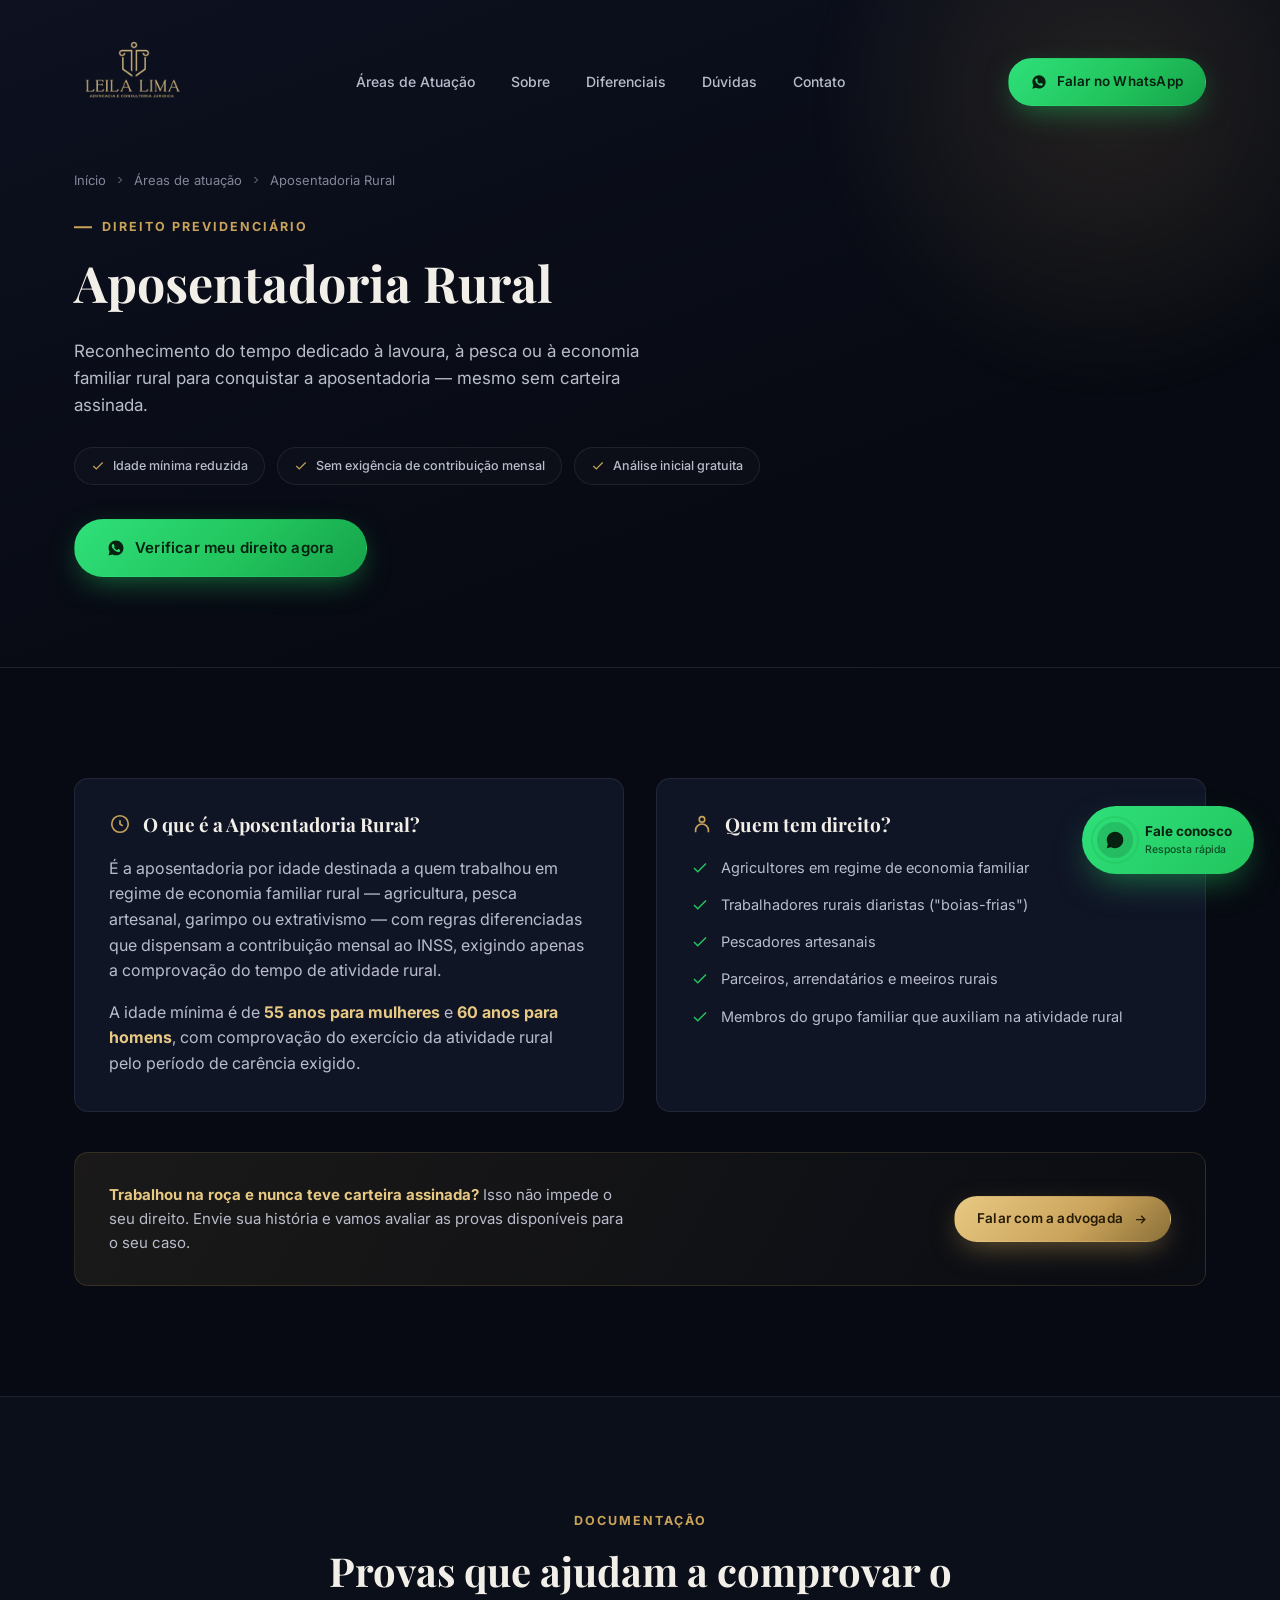
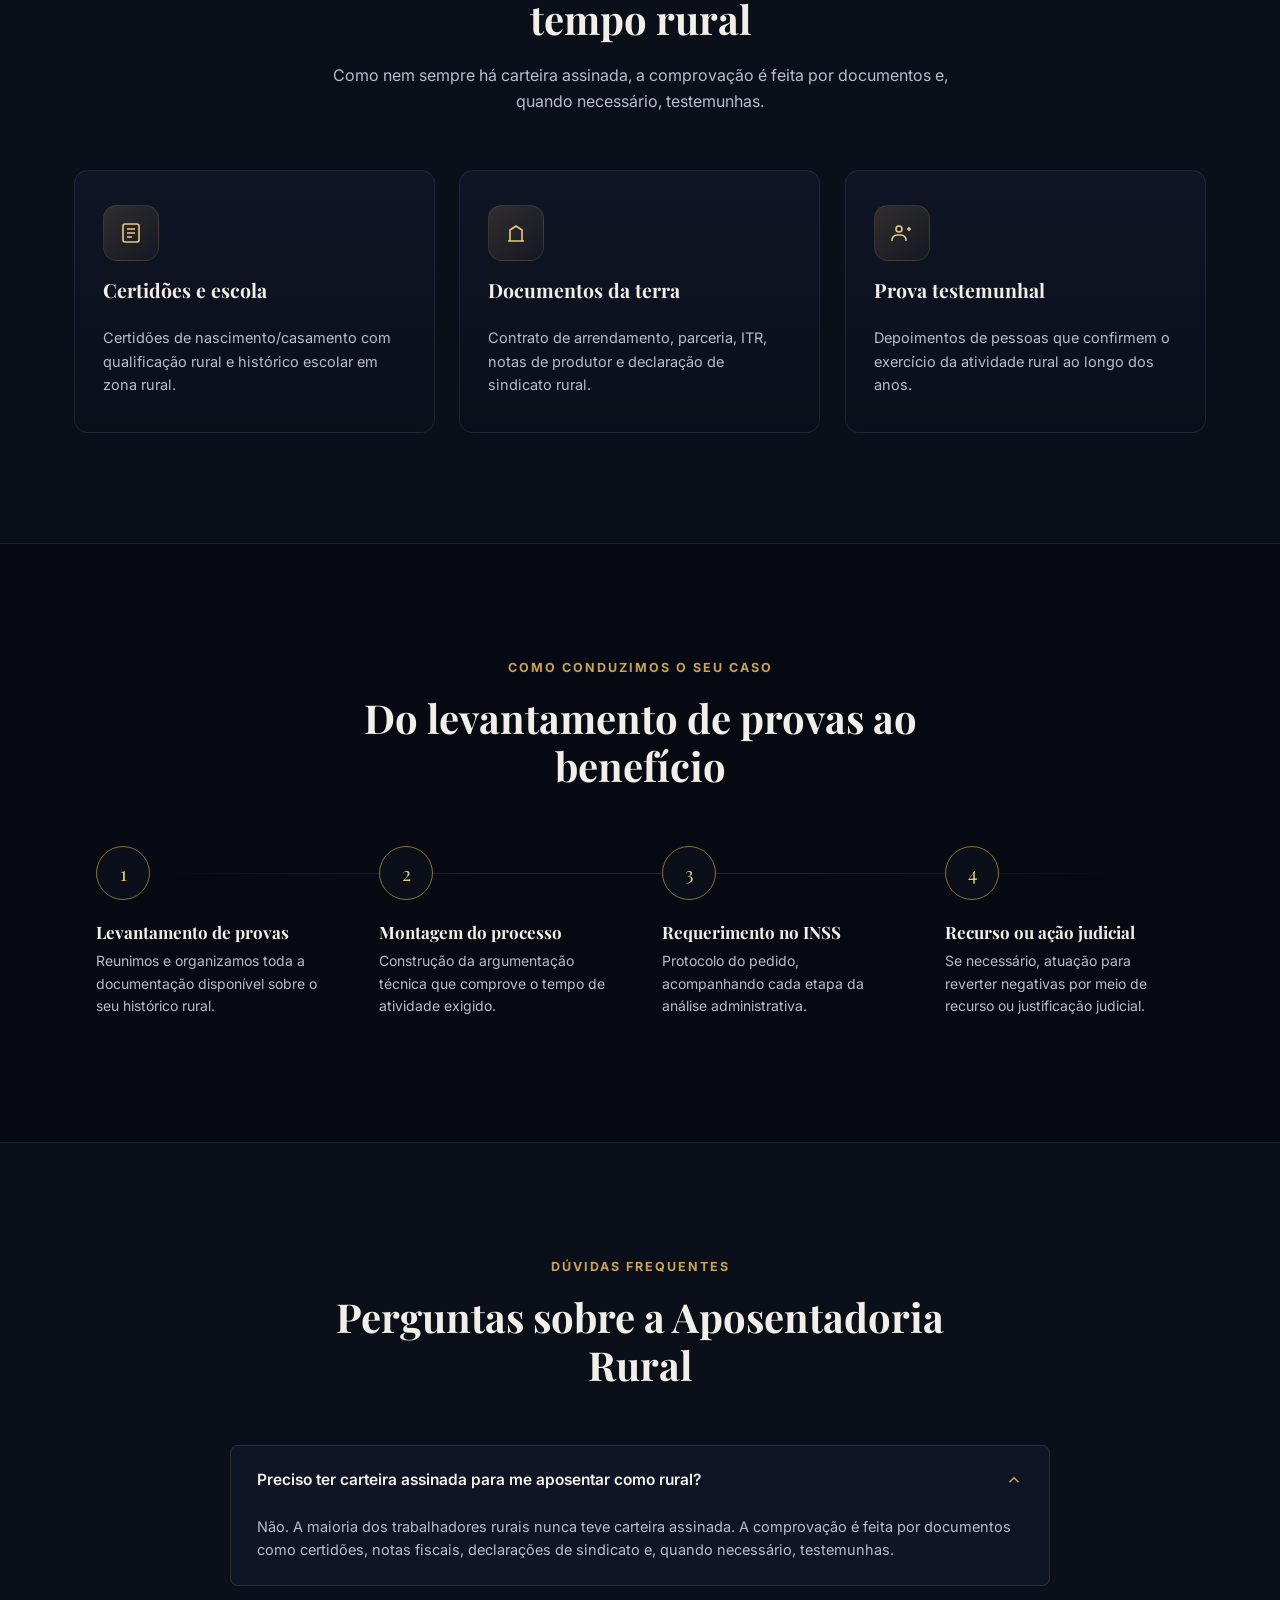
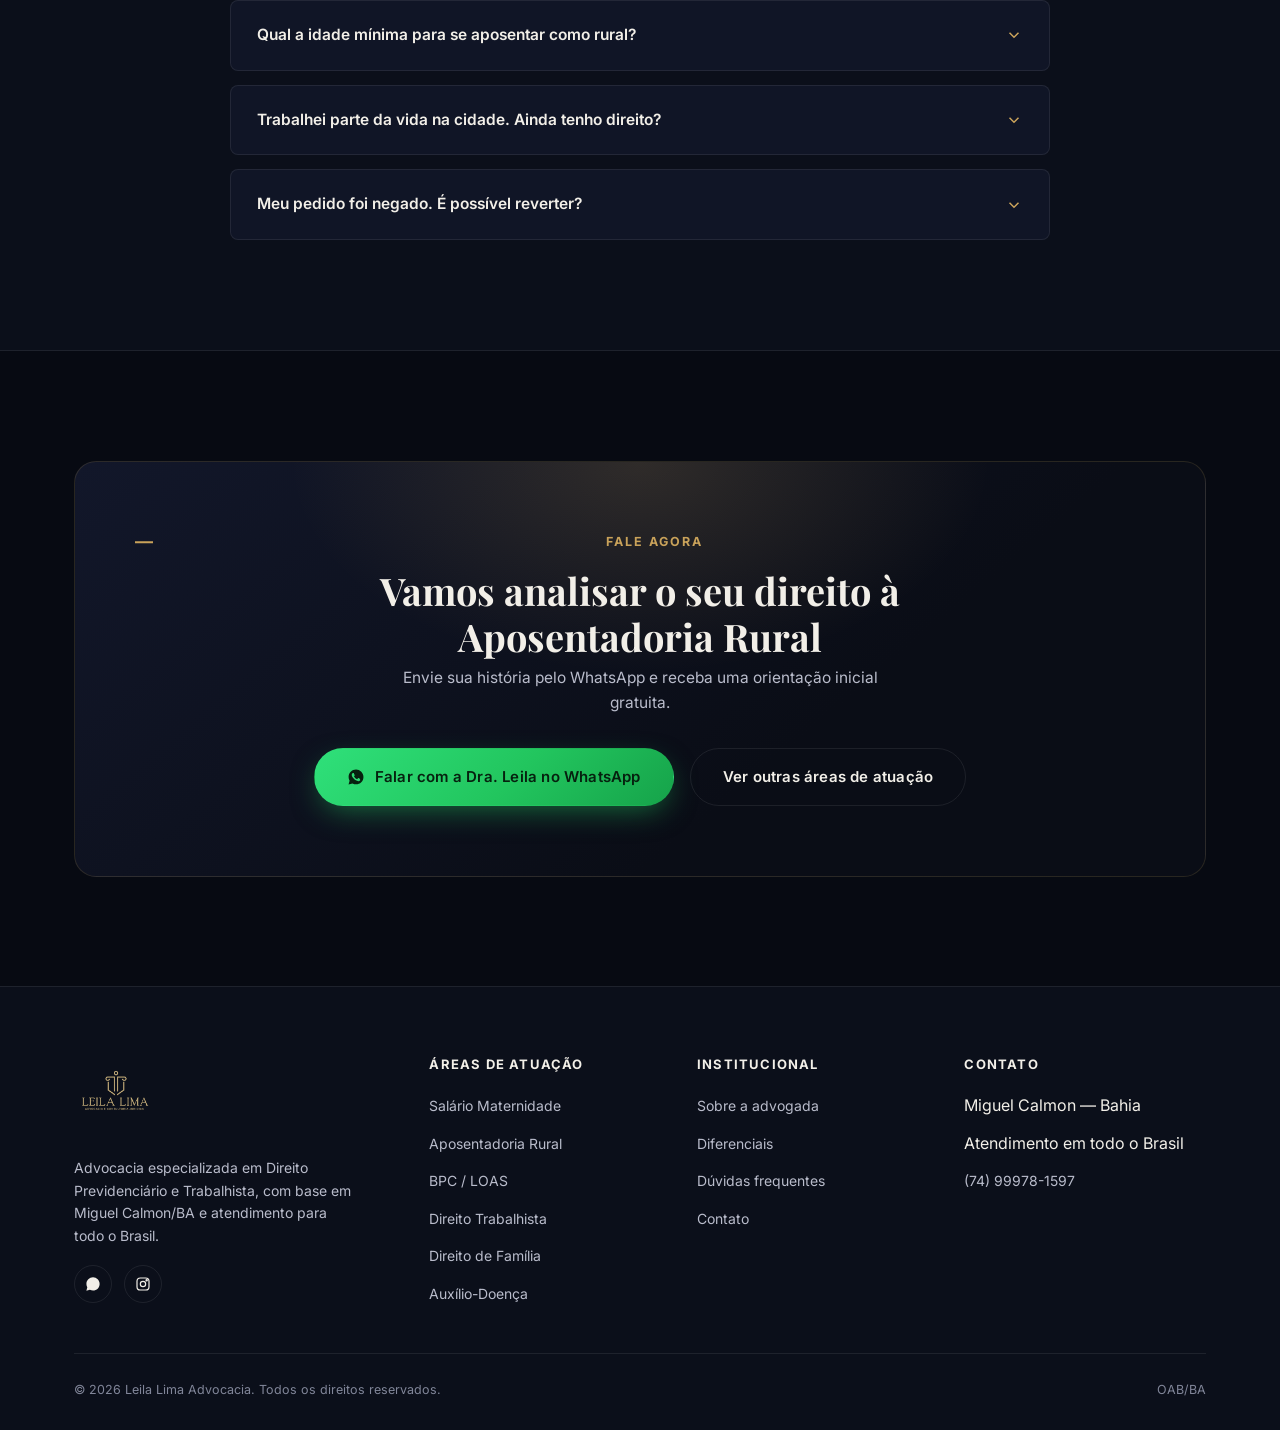
<file: aposentadoria-rural.html>
﻿<!doctype html>
<html lang="pt-BR">
<head>
<meta charset="UTF-8">
<meta name="viewport" content="width=device-width, initial-scale=1.0, viewport-fit=cover">
<title>Aposentadoria Rural | Leila Lima Advocacia</title>
<meta name="description" content="Entenda as regras da Aposentadoria Rural, os documentos necessários e como a Dra. Leila Lima pode ajudar você a conquistar esse direito.">
<link rel="icon" href="assets/img/favicon.ico" sizes="any">
<link rel="icon" type="image/png" href="assets/img/favicon-32.png" sizes="32x32">
<link rel="icon" type="image/png" href="assets/img/favicon-16.png" sizes="16x16">
<link rel="apple-touch-icon" href="assets/img/apple-touch-icon.png">
<link rel="preconnect" href="https://fonts.googleapis.com">
<link rel="stylesheet" href="assets/css/style.css">
</head>
<body>

<header class="site-header">
  <div class="container">
    <a href="index.html" class="brand">
      <img src="assets/img/logo.png" alt="Leila Lima Advocacia e Consultoria Jurídica" class="brand-logo" onerror="this.style.display='none';this.nextElementSibling.style.display='flex'">
      <span class="brand-fallback" style="display:none">
        <span class="mark">LL</span>
        <span>Leila Lima<small>Advocacia Especializada</small></span>
      </span>
    </a>
    <nav class="main-nav">
      <a href="index.html#areas">Áreas de Atuação</a>
      <a href="index.html#sobre">Sobre</a>
      <a href="index.html#diferenciais">Diferenciais</a>
      <a href="index.html#faq">Dúvidas</a>
      <a href="index.html#contato">Contato</a>
    </nav>
    <div class="header-actions">
      <a href="https://wa.me/5574999781597?text=Ol%C3%A1%2C%20Dra.%20Leila%21%20Tenho%20d%C3%BAvidas%20sobre%20a%20Aposentadoria%20Rural." target="_blank" rel="noopener" class="btn btn-whatsapp btn-sm">
        <svg width="16" height="16" viewBox="0 0 24 24" fill="currentColor"><path d="M12.04 2C6.58 2 2.13 6.45 2.13 11.91c0 1.75.46 3.46 1.32 4.96L2.05 22l5.25-1.38a9.9 9.9 0 0 0 4.74 1.21h.01c5.46 0 9.9-4.45 9.9-9.9 0-2.65-1.03-5.14-2.9-7.01A9.82 9.82 0 0 0 12.04 2zm5.8 14.14c-.24.68-1.4 1.32-1.93 1.4-.5.08-1.12.11-1.8-.11-.42-.13-.96-.31-1.65-.6-2.9-1.25-4.79-4.16-4.94-4.35-.14-.19-1.18-1.57-1.18-3 0-1.42.75-2.13 1.02-2.42.26-.29.57-.36.76-.36.19 0 .38 0 .55.01.18.01.41-.07.64.49.24.58.81 2 .88 2.15.07.15.12.32.02.51-.09.19-.14.31-.28.48-.14.17-.29.37-.42.5-.14.14-.28.29-.12.57.16.28.71 1.17 1.52 1.9 1.05.94 1.93 1.23 2.21 1.37.28.14.44.12.6-.07.16-.19.68-.79.87-1.06.18-.28.36-.23.6-.14.24.09 1.55.73 1.82.86.26.14.44.2.5.32.06.12.06.68-.18 1.35z"/></svg>
        Falar no WhatsApp
      </a>
    </div>
    <button class="nav-toggle" aria-label="Abrir menu"><span></span><span></span><span></span></button>
  </div>
</header>

<div class="mobile-nav">
  <button class="close-btn" aria-label="Fechar menu">✕</button>
  <a href="index.html#areas">Áreas de Atuação</a>
  <a href="index.html#sobre">Sobre</a>
  <a href="index.html#diferenciais">Diferenciais</a>
  <a href="index.html#faq">Dúvidas</a>
  <a href="index.html#contato">Contato</a>
</div>

<section class="page-hero">
  <div class="container">
    <div class="breadcrumb" data-reveal="fade">
      <a href="index.html">Início</a>
      <svg width="12" height="12" viewBox="0 0 24 24" fill="none" stroke="currentColor" stroke-width="2"><path d="M9 6l6 6-6 6"/></svg>
      <a href="index.html#areas">Áreas de atuação</a>
      <svg width="12" height="12" viewBox="0 0 24 24" fill="none" stroke="currentColor" stroke-width="2"><path d="M9 6l6 6-6 6"/></svg>
      <span>Aposentadoria Rural</span>
    </div>
    <span class="sec-eyebrow" data-reveal="up">Direito Previdenciário</span>
    <h1 data-reveal="up" style="transition-delay:.08s">Aposentadoria Rural</h1>
    <p class="lead" data-reveal="up" style="transition-delay:.16s">
      Reconhecimento do tempo dedicado à lavoura, à pesca ou à economia familiar rural para
      conquistar a aposentadoria — mesmo sem carteira assinada.
    </p>
    <div class="page-hero-badges" data-reveal="up" style="transition-delay:.24s">
      <span class="badge"><svg width="14" height="14" viewBox="0 0 24 24" fill="none" stroke="currentColor" stroke-width="2"><path d="M20 6L9 17l-5-5"/></svg> Idade mínima reduzida</span>
      <span class="badge"><svg width="14" height="14" viewBox="0 0 24 24" fill="none" stroke="currentColor" stroke-width="2"><path d="M20 6L9 17l-5-5"/></svg> Sem exigência de contribuição mensal</span>
      <span class="badge"><svg width="14" height="14" viewBox="0 0 24 24" fill="none" stroke="currentColor" stroke-width="2"><path d="M20 6L9 17l-5-5"/></svg> Análise inicial gratuita</span>
    </div>
    <div class="hero-cta" data-reveal="up" style="margin-top:34px;margin-bottom:0;transition-delay:.3s">
      <a href="https://wa.me/5574999781597?text=Ol%C3%A1%2C%20Dra.%20Leila%21%20Quero%20saber%20se%20tenho%20direito%20%C3%A0%20Aposentadoria%20Rural." target="_blank" rel="noopener" class="btn btn-whatsapp">
        <svg width="18" height="18" viewBox="0 0 24 24" fill="currentColor"><path d="M12.04 2C6.58 2 2.13 6.45 2.13 11.91c0 1.75.46 3.46 1.32 4.96L2.05 22l5.25-1.38a9.9 9.9 0 0 0 4.74 1.21h.01c5.46 0 9.9-4.45 9.9-9.9 0-2.65-1.03-5.14-2.9-7.01A9.82 9.82 0 0 0 12.04 2zm5.8 14.14c-.24.68-1.4 1.32-1.93 1.4-.5.08-1.12.11-1.8-.11-.42-.13-.96-.31-1.65-.6-2.9-1.25-4.79-4.16-4.94-4.35-.14-.19-1.18-1.57-1.18-3 0-1.42.75-2.13 1.02-2.42.26-.29.57-.36.76-.36.19 0 .38 0 .55.01.18.01.41-.07.64.49.24.58.81 2 .88 2.15.07.15.12.32.02.51-.09.19-.14.31-.28.48-.14.17-.29.37-.42.5-.14.14-.28.29-.12.57.16.28.71 1.17 1.52 1.9 1.05.94 1.93 1.23 2.21 1.37.28.14.44.12.6-.07.16-.19.68-.79.87-1.06.18-.28.36-.23.6-.14.24.09 1.55.73 1.82.86.26.14.44.2.5.32.06.12.06.68-.18 1.35z"/></svg>
        Verificar meu direito agora
      </a>
    </div>
  </div>
</section>

<section class="section">
  <div class="container">
    <div class="two-col stagger">
      <div class="info-card" data-reveal="left">
        <h3>
          <svg width="22" height="22" viewBox="0 0 24 24" fill="none" stroke="currentColor" stroke-width="1.8"><circle cx="12" cy="12" r="9"/><path d="M12 8v4l3 2"/></svg>
          O que é a Aposentadoria Rural?
        </h3>
        <p>É a aposentadoria por idade destinada a quem trabalhou em regime de economia familiar
        rural — agricultura, pesca artesanal, garimpo ou extrativismo — com regras diferenciadas
        que dispensam a contribuição mensal ao INSS, exigindo apenas a comprovação do tempo de atividade rural.</p>
        <p style="margin-bottom:0">A idade mínima é de <strong style="color:var(--gold-light)">55 anos para mulheres</strong>
        e <strong style="color:var(--gold-light)">60 anos para homens</strong>, com comprovação do exercício da
        atividade rural pelo período de carência exigido.</p>
      </div>

      <div class="info-card" data-reveal="right">
        <h3>
          <svg width="22" height="22" viewBox="0 0 24 24" fill="none" stroke="currentColor" stroke-width="1.8"><circle cx="12" cy="7" r="3"/><path d="M5 21v-2a7 7 0 0 1 14 0v2"/></svg>
          Quem tem direito?
        </h3>
        <ul class="check-list">
          <li><svg width="18" height="18" viewBox="0 0 24 24" fill="none" stroke="currentColor" stroke-width="2"><path d="M20 6L9 17l-5-5"/></svg> Agricultores em regime de economia familiar</li>
          <li><svg width="18" height="18" viewBox="0 0 24 24" fill="none" stroke="currentColor" stroke-width="2"><path d="M20 6L9 17l-5-5"/></svg> Trabalhadores rurais diaristas ("boias-frias")</li>
          <li><svg width="18" height="18" viewBox="0 0 24 24" fill="none" stroke="currentColor" stroke-width="2"><path d="M20 6L9 17l-5-5"/></svg> Pescadores artesanais</li>
          <li><svg width="18" height="18" viewBox="0 0 24 24" fill="none" stroke="currentColor" stroke-width="2"><path d="M20 6L9 17l-5-5"/></svg> Parceiros, arrendatários e meeiros rurais</li>
          <li><svg width="18" height="18" viewBox="0 0 24 24" fill="none" stroke="currentColor" stroke-width="2"><path d="M20 6L9 17l-5-5"/></svg> Membros do grupo familiar que auxiliam na atividade rural</li>
        </ul>
      </div>
    </div>

    <div class="value-callout" data-reveal="up">
      <p><strong>Trabalhou na roça e nunca teve carteira assinada?</strong> Isso não impede o seu
      direito. Envie sua história e vamos avaliar as provas disponíveis para o seu caso.</p>
      <a href="https://wa.me/5574999781597?text=Ol%C3%A1%2C%20Dra.%20Leila%21%20Quero%20saber%20se%20tenho%20direito%20%C3%A0%20Aposentadoria%20Rural." target="_blank" rel="noopener" class="btn btn-gold btn-sm">
        Falar com a advogada
        <svg width="15" height="15" viewBox="0 0 24 24" fill="none" stroke="currentColor" stroke-width="2"><path d="M5 12h14M13 6l6 6-6 6"/></svg>
      </a>
    </div>
  </div>
</section>

<section class="section section-alt">
  <div class="container">
    <div class="sec-head center" data-reveal="up">
      <span class="sec-eyebrow">Documentação</span>
      <h2>Provas que ajudam a comprovar o tempo rural</h2>
      <p>Como nem sempre há carteira assinada, a comprovação é feita por documentos e, quando necessário, testemunhas.</p>
    </div>
    <div class="areas-grid areas-grid-3 stagger">
      <div class="area-card" data-reveal="up" style="cursor:default">
        <div class="area-icon"><svg width="24" height="24" viewBox="0 0 24 24" fill="none" stroke="currentColor" stroke-width="1.6"><rect x="4" y="3" width="16" height="18" rx="2"/><path d="M8 8h8M8 12h8M8 16h5"/></svg></div>
        <h3>Certidões e escola</h3>
        <p>Certidões de nascimento/casamento com qualificação rural e histórico escolar em zona rural.</p>
      </div>
      <div class="area-card" data-reveal="up" style="cursor:default">
        <div class="area-icon"><svg width="24" height="24" viewBox="0 0 24 24" fill="none" stroke="currentColor" stroke-width="1.6"><path d="M4 20h16M6 20V9l6-4 6 4v11"/></svg></div>
        <h3>Documentos da terra</h3>
        <p>Contrato de arrendamento, parceria, ITR, notas de produtor e declaração de sindicato rural.</p>
      </div>
      <div class="area-card" data-reveal="up" style="cursor:default">
        <div class="area-icon"><svg width="24" height="24" viewBox="0 0 24 24" fill="none" stroke="currentColor" stroke-width="1.6"><circle cx="9" cy="8" r="3"/><path d="M2 20v-1a5 5 0 0 1 5-5h4a5 5 0 0 1 5 5v1"/><path d="M17 8h4M19 6v4"/></svg></div>
        <h3>Prova testemunhal</h3>
        <p>Depoimentos de pessoas que confirmem o exercício da atividade rural ao longo dos anos.</p>
      </div>
    </div>
  </div>
</section>

<section class="section">
  <div class="container">
    <div class="sec-head center" data-reveal="up">
      <span class="sec-eyebrow">Como conduzimos o seu caso</span>
      <h2>Do levantamento de provas ao benefício</h2>
    </div>
    <div class="steps stagger">
      <div class="step" data-reveal="up">
        <div class="step-num">1</div>
        <h3>Levantamento de provas</h3>
        <p>Reunimos e organizamos toda a documentação disponível sobre o seu histórico rural.</p>
      </div>
      <div class="step" data-reveal="up">
        <div class="step-num">2</div>
        <h3>Montagem do processo</h3>
        <p>Construção da argumentação técnica que comprove o tempo de atividade exigido.</p>
      </div>
      <div class="step" data-reveal="up">
        <div class="step-num">3</div>
        <h3>Requerimento no INSS</h3>
        <p>Protocolo do pedido, acompanhando cada etapa da análise administrativa.</p>
      </div>
      <div class="step" data-reveal="up">
        <div class="step-num">4</div>
        <h3>Recurso ou ação judicial</h3>
        <p>Se necessário, atuação para reverter negativas por meio de recurso ou justificação judicial.</p>
      </div>
    </div>
  </div>
</section>

<section class="section section-alt" id="faq">
  <div class="container">
    <div class="sec-head center" data-reveal="up">
      <span class="sec-eyebrow">Dúvidas frequentes</span>
      <h2>Perguntas sobre a Aposentadoria Rural</h2>
    </div>
    <div class="faq-list" data-reveal="up">
      <div class="faq-item active">
        <div class="faq-question">Preciso ter carteira assinada para me aposentar como rural?
          <svg width="18" height="18" viewBox="0 0 24 24" fill="none" stroke="currentColor" stroke-width="2"><path d="M6 9l6 6 6-6"/></svg>
        </div>
        <div class="faq-answer" style="max-height:200px"><div class="faq-answer-inner">Não. A maioria dos trabalhadores rurais nunca teve carteira assinada. A comprovação é feita por documentos como certidões, notas fiscais, declarações de sindicato e, quando necessário, testemunhas.</div></div>
      </div>
      <div class="faq-item">
        <div class="faq-question">Qual a idade mínima para se aposentar como rural?
          <svg width="18" height="18" viewBox="0 0 24 24" fill="none" stroke="currentColor" stroke-width="2"><path d="M6 9l6 6 6-6"/></svg>
        </div>
        <div class="faq-answer"><div class="faq-answer-inner">55 anos para mulheres e 60 anos para homens, desde que comprovado o exercício da atividade rural pelo período de carência exigido em lei.</div></div>
      </div>
      <div class="faq-item">
        <div class="faq-question">Trabalhei parte da vida na cidade. Ainda tenho direito?
          <svg width="18" height="18" viewBox="0 0 24 24" fill="none" stroke="currentColor" stroke-width="2"><path d="M6 9l6 6 6-6"/></svg>
        </div>
        <div class="faq-answer"><div class="faq-answer-inner">Depende do tempo trabalhado em cada regime. É possível que o seu caso se enquadre em outras modalidades de aposentadoria, com mescla de tempo urbano e rural. A análise individual é essencial.</div></div>
      </div>
      <div class="faq-item">
        <div class="faq-question">Meu pedido foi negado. É possível reverter?
          <svg width="18" height="18" viewBox="0 0 24 24" fill="none" stroke="currentColor" stroke-width="2"><path d="M6 9l6 6 6-6"/></svg>
        </div>
        <div class="faq-answer"><div class="faq-answer-inner">Sim, em muitos casos a negativa ocorre por falta de provas apresentadas corretamente. É possível recorrer administrativamente ou buscar a via judicial, reunindo novas provas e testemunhas.</div></div>
      </div>
    </div>
  </div>
</section>

<section class="section">
  <div class="container">
    <div class="cta-final" data-reveal="scale">
      <span class="sec-eyebrow center" style="display:block;text-align:center">Fale agora</span>
      <h2>Vamos analisar o seu direito à Aposentadoria Rural</h2>
      <p>Envie sua história pelo WhatsApp e receba uma orientação inicial gratuita.</p>
      <div class="btn-row">
        <a href="https://wa.me/5574999781597?text=Ol%C3%A1%2C%20Dra.%20Leila%21%20Quero%20saber%20se%20tenho%20direito%20%C3%A0%20Aposentadoria%20Rural." target="_blank" rel="noopener" class="btn btn-whatsapp">
          <svg width="18" height="18" viewBox="0 0 24 24" fill="currentColor"><path d="M12.04 2C6.58 2 2.13 6.45 2.13 11.91c0 1.75.46 3.46 1.32 4.96L2.05 22l5.25-1.38a9.9 9.9 0 0 0 4.74 1.21h.01c5.46 0 9.9-4.45 9.9-9.9 0-2.65-1.03-5.14-2.9-7.01A9.82 9.82 0 0 0 12.04 2zm5.8 14.14c-.24.68-1.4 1.32-1.93 1.4-.5.08-1.12.11-1.8-.11-.42-.13-.96-.31-1.65-.6-2.9-1.25-4.79-4.16-4.94-4.35-.14-.19-1.18-1.57-1.18-3 0-1.42.75-2.13 1.02-2.42.26-.29.57-.36.76-.36.19 0 .38 0 .55.01.18.01.41-.07.64.49.24.58.81 2 .88 2.15.07.15.12.32.02.51-.09.19-.14.31-.28.48-.14.17-.29.37-.42.5-.14.14-.28.29-.12.57.16.28.71 1.17 1.52 1.9 1.05.94 1.93 1.23 2.21 1.37.28.14.44.12.6-.07.16-.19.68-.79.87-1.06.18-.28.36-.23.6-.14.24.09 1.55.73 1.82.86.26.14.44.2.5.32.06.12.06.68-.18 1.35z"/></svg>
          Falar com a Dra. Leila no WhatsApp
        </a>
        <a href="index.html#areas" class="btn btn-outline">Ver outras áreas de atuação</a>
      </div>
    </div>
  </div>
</section>

<footer class="site-footer">
  <div class="container">
    <div class="footer-grid">
      <div class="footer-brand">
        <a href="index.html" class="brand"><img src="assets/img/logo.png" alt="Leila Lima Advocacia e Consultoria Jurídica" class="brand-logo" onerror="this.style.display='none';this.nextElementSibling.style.display='flex'"><span class="brand-fallback" style="display:none"><span class="mark">LL</span><span>Leila Lima<small>Advocacia Especializada</small></span></span></a>
        <p>Advocacia especializada em Direito Previdenciário e Trabalhista, com base em Miguel Calmon/BA e atendimento para todo o Brasil.</p>
        <div class="footer-social">
          <a href="https://wa.me/5574999781597" target="_blank" rel="noopener" aria-label="WhatsApp">
            <svg width="16" height="16" viewBox="0 0 24 24" fill="currentColor"><path d="M12.04 2C6.58 2 2.13 6.45 2.13 11.91c0 1.75.46 3.46 1.32 4.96L2.05 22l5.25-1.38a9.9 9.9 0 0 0 4.74 1.21h.01c5.46 0 9.9-4.45 9.9-9.9 0-2.65-1.03-5.14-2.9-7.01A9.82 9.82 0 0 0 12.04 2z"/></svg>
          </a>
          <a href="https://www.instagram.com/leilalimaadvocacia/" target="_blank" rel="noopener" aria-label="Instagram">
            <svg width="16" height="16" viewBox="0 0 24 24" fill="none" stroke="currentColor" stroke-width="1.8"><rect x="3" y="3" width="18" height="18" rx="5"/><circle cx="12" cy="12" r="4"/><circle cx="17.5" cy="6.5" r="1"/></svg>
          </a>
        </div>
      </div>
      <div class="footer-col">
        <h4>Áreas de atuação</h4>
        <ul>
          <li><a href="salario-maternidade.html">Salário Maternidade</a></li>
          <li><a href="aposentadoria-rural.html">Aposentadoria Rural</a></li>
          <li><a href="bpc-loas.html">BPC / LOAS</a></li>
          <li><a href="direito-trabalhista.html">Direito Trabalhista</a></li>
          <li><a href="direito-familia.html">Direito de Família</a></li>
          <li><a href="auxilio-doenca.html">Auxílio-Doença</a></li>
        </ul>
      </div>
      <div class="footer-col">
        <h4>Institucional</h4>
        <ul>
          <li><a href="index.html#sobre">Sobre a advogada</a></li>
          <li><a href="index.html#diferenciais">Diferenciais</a></li>
          <li><a href="index.html#faq">Dúvidas frequentes</a></li>
          <li><a href="index.html#contato">Contato</a></li>
        </ul>
      </div>
      <div class="footer-col">
        <h4>Contato</h4>
        <ul>
          <li>Miguel Calmon — Bahia</li>
          <li>Atendimento em todo o Brasil</li>
          <li><a href="https://wa.me/5574999781597" target="_blank" rel="noopener">(74) 99978-1597</a></li>
        </ul>
      </div>
    </div>
    <div class="footer-bottom">
      <span>© 2026 Leila Lima Advocacia. Todos os direitos reservados.</span>
      <span>OAB/BA</span>
    </div>
  </div>
</footer>

<a href="https://wa.me/5574999781597?text=Ol%C3%A1%2C%20Dra.%20Leila%21%20Tenho%20d%C3%BAvidas%20sobre%20a%20Aposentadoria%20Rural." target="_blank" rel="noopener" class="whatsapp-float">
  <span class="wa-icon-wrap">
    <svg width="20" height="20" viewBox="0 0 24 24" fill="#06210f"><path d="M12.04 2C6.58 2 2.13 6.45 2.13 11.91c0 1.75.46 3.46 1.32 4.96L2.05 22l5.25-1.38a9.9 9.9 0 0 0 4.74 1.21h.01c5.46 0 9.9-4.45 9.9-9.9 0-2.65-1.03-5.14-2.9-7.01A9.82 9.82 0 0 0 12.04 2z"/></svg>
  </span>
  <span>Fale conosco<span class="wa-sub">Resposta rápida</span></span>
</a>

<script src="assets/js/main.js"></script>
</body>
</html>
</file>
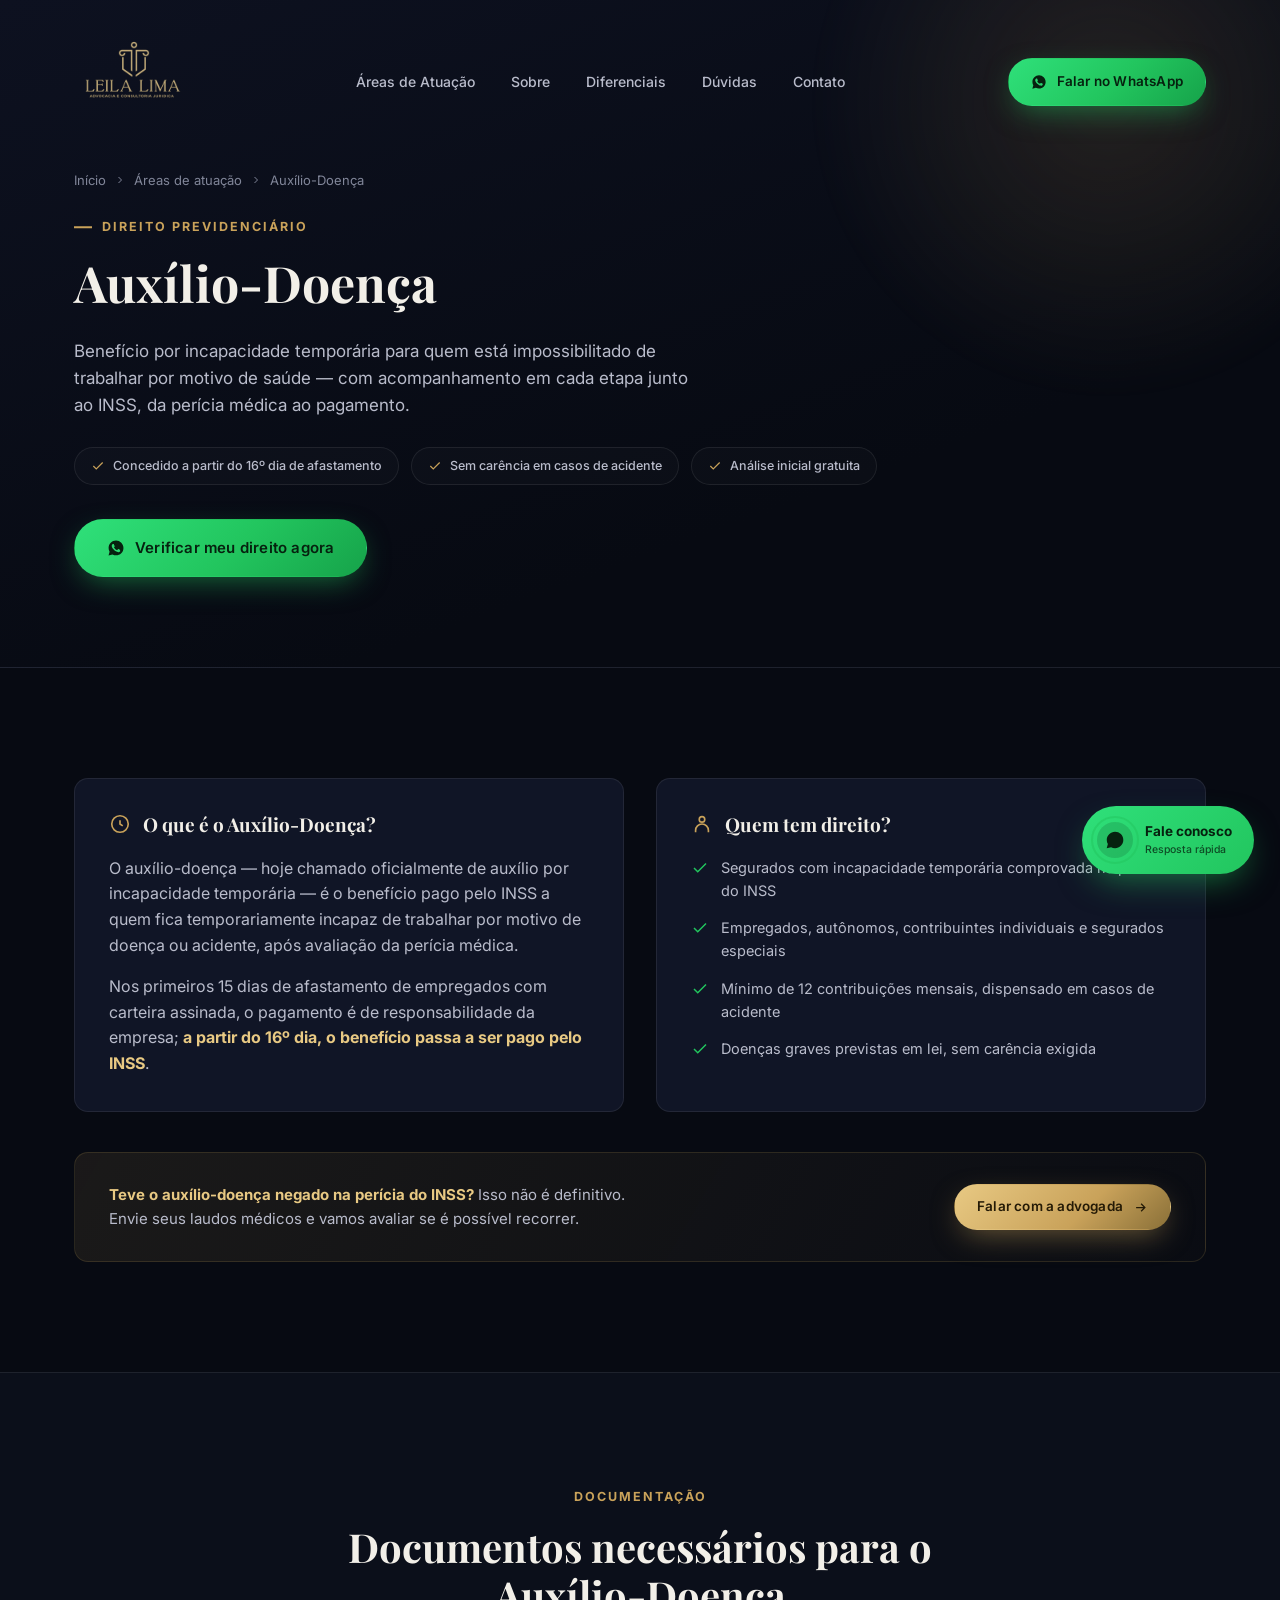
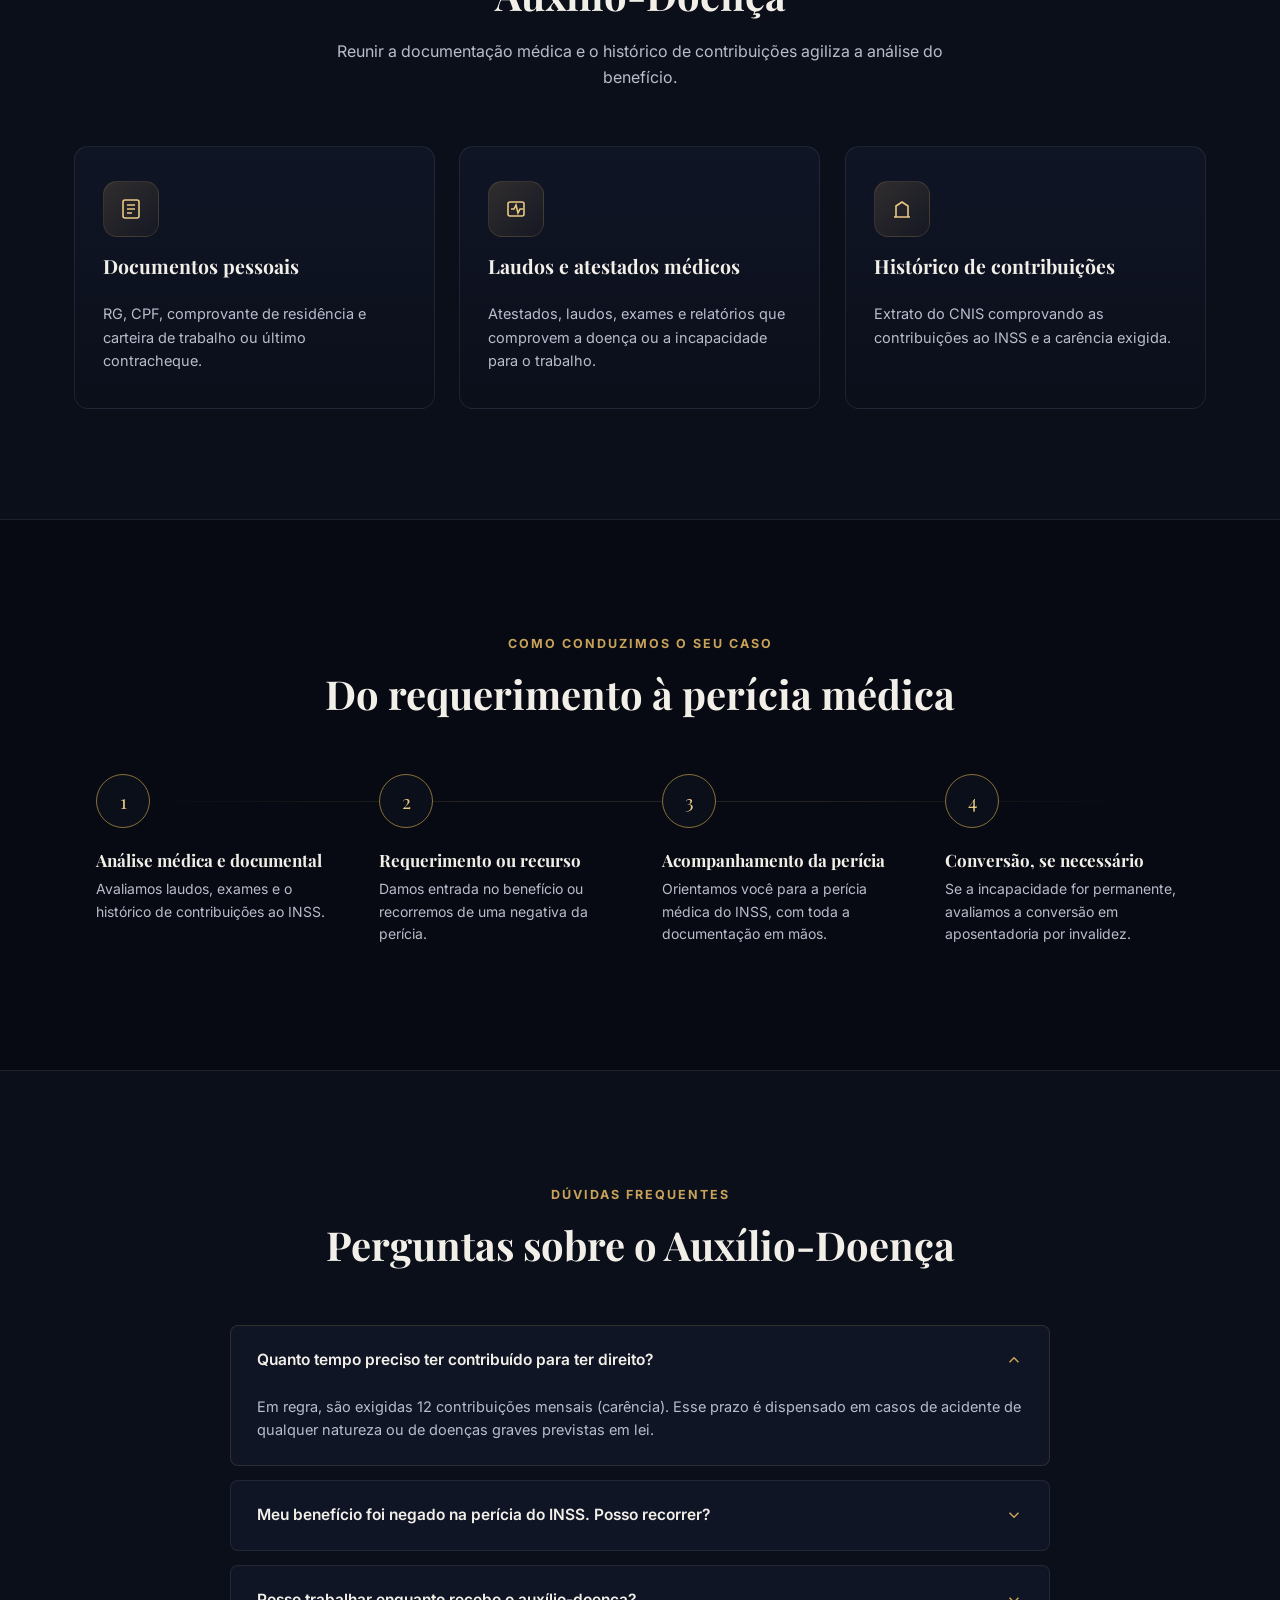
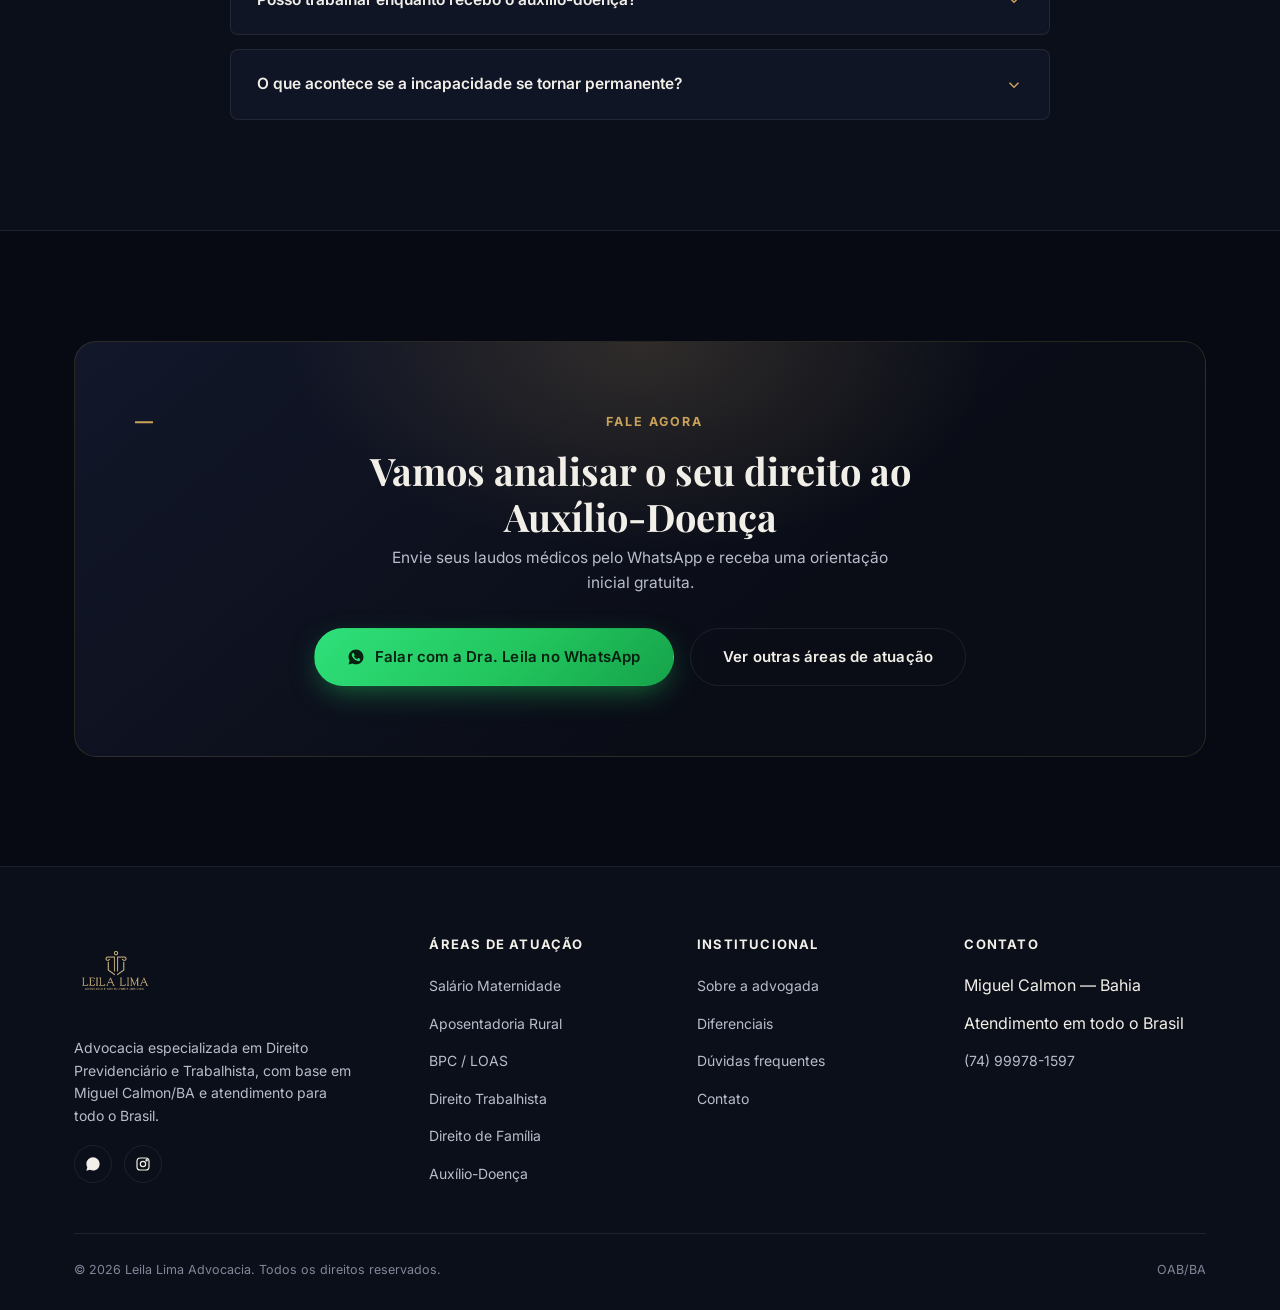
<file: auxilio-doenca.html>
<!doctype html>
<html lang="pt-BR">
<head>
<meta charset="UTF-8">
<meta name="viewport" content="width=device-width, initial-scale=1.0, viewport-fit=cover">
<title>Auxílio-Doença | Leila Lima Advocacia</title>
<meta name="description" content="Entenda o Auxílio-Doença (benefício por incapacidade temporária), quem tem direito, a perícia médica do INSS e como a Dra. Leila Lima pode ajudar.">
<link rel="icon" href="assets/img/favicon.ico" sizes="any">
<link rel="icon" type="image/png" href="assets/img/favicon-32.png" sizes="32x32">
<link rel="icon" type="image/png" href="assets/img/favicon-16.png" sizes="16x16">
<link rel="apple-touch-icon" href="assets/img/apple-touch-icon.png">
<link rel="preconnect" href="https://fonts.googleapis.com">
<link rel="stylesheet" href="assets/css/style.css">
</head>
<body>

<header class="site-header">
  <div class="container">
    <a href="index.html" class="brand">
      <img src="assets/img/logo.png" alt="Leila Lima Advocacia e Consultoria Jurídica" class="brand-logo" onerror="this.style.display='none';this.nextElementSibling.style.display='flex'">
      <span class="brand-fallback" style="display:none">
        <span class="mark">LL</span>
        <span>Leila Lima<small>Advocacia Especializada</small></span>
      </span>
    </a>
    <nav class="main-nav">
      <a href="index.html#areas">Áreas de Atuação</a>
      <a href="index.html#sobre">Sobre</a>
      <a href="index.html#diferenciais">Diferenciais</a>
      <a href="index.html#faq">Dúvidas</a>
      <a href="index.html#contato">Contato</a>
    </nav>
    <div class="header-actions">
      <a href="https://wa.me/5574999781597?text=Ol%C3%A1%2C%20Dra.%20Leila%21%20Tenho%20d%C3%BAvidas%20sobre%20o%20Aux%C3%ADlio-Doen%C3%A7a." target="_blank" rel="noopener" class="btn btn-whatsapp btn-sm">
        <svg width="16" height="16" viewBox="0 0 24 24" fill="currentColor"><path d="M12.04 2C6.58 2 2.13 6.45 2.13 11.91c0 1.75.46 3.46 1.32 4.96L2.05 22l5.25-1.38a9.9 9.9 0 0 0 4.74 1.21h.01c5.46 0 9.9-4.45 9.9-9.9 0-2.65-1.03-5.14-2.9-7.01A9.82 9.82 0 0 0 12.04 2zm5.8 14.14c-.24.68-1.4 1.32-1.93 1.4-.5.08-1.12.11-1.8-.11-.42-.13-.96-.31-1.65-.6-2.9-1.25-4.79-4.16-4.94-4.35-.14-.19-1.18-1.57-1.18-3 0-1.42.75-2.13 1.02-2.42.26-.29.57-.36.76-.36.19 0 .38 0 .55.01.18.01.41-.07.64.49.24.58.81 2 .88 2.15.07.15.12.32.02.51-.09.19-.14.31-.28.48-.14.17-.29.37-.42.5-.14.14-.28.29-.12.57.16.28.71 1.17 1.52 1.9 1.05.94 1.93 1.23 2.21 1.37.28.14.44.12.6-.07.16-.19.68-.79.87-1.06.18-.28.36-.23.6-.14.24.09 1.55.73 1.82.86.26.14.44.2.5.32.06.12.06.68-.18 1.35z"/></svg>
        Falar no WhatsApp
      </a>
    </div>
    <button class="nav-toggle" aria-label="Abrir menu"><span></span><span></span><span></span></button>
  </div>
</header>

<div class="mobile-nav">
  <button class="close-btn" aria-label="Fechar menu">✕</button>
  <a href="index.html#areas">Áreas de Atuação</a>
  <a href="index.html#sobre">Sobre</a>
  <a href="index.html#diferenciais">Diferenciais</a>
  <a href="index.html#faq">Dúvidas</a>
  <a href="index.html#contato">Contato</a>
</div>

<section class="page-hero">
  <div class="container">
    <div class="breadcrumb" data-reveal="fade">
      <a href="index.html">Início</a>
      <svg width="12" height="12" viewBox="0 0 24 24" fill="none" stroke="currentColor" stroke-width="2"><path d="M9 6l6 6-6 6"/></svg>
      <a href="index.html#areas">Áreas de atuação</a>
      <svg width="12" height="12" viewBox="0 0 24 24" fill="none" stroke="currentColor" stroke-width="2"><path d="M9 6l6 6-6 6"/></svg>
      <span>Auxílio-Doença</span>
    </div>
    <span class="sec-eyebrow" data-reveal="up">Direito Previdenciário</span>
    <h1 data-reveal="up" style="transition-delay:.08s">Auxílio-Doença</h1>
    <p class="lead" data-reveal="up" style="transition-delay:.16s">
      Benefício por incapacidade temporária para quem está impossibilitado de trabalhar por
      motivo de saúde — com acompanhamento em cada etapa junto ao INSS, da perícia médica ao pagamento.
    </p>
    <div class="page-hero-badges" data-reveal="up" style="transition-delay:.24s">
      <span class="badge"><svg width="14" height="14" viewBox="0 0 24 24" fill="none" stroke="currentColor" stroke-width="2"><path d="M20 6L9 17l-5-5"/></svg> Concedido a partir do 16º dia de afastamento</span>
      <span class="badge"><svg width="14" height="14" viewBox="0 0 24 24" fill="none" stroke="currentColor" stroke-width="2"><path d="M20 6L9 17l-5-5"/></svg> Sem carência em casos de acidente</span>
      <span class="badge"><svg width="14" height="14" viewBox="0 0 24 24" fill="none" stroke="currentColor" stroke-width="2"><path d="M20 6L9 17l-5-5"/></svg> Análise inicial gratuita</span>
    </div>
    <div class="hero-cta" data-reveal="up" style="margin-top:34px;margin-bottom:0;transition-delay:.3s">
      <a href="https://wa.me/5574999781597?text=Ol%C3%A1%2C%20Dra.%20Leila%21%20Quero%20saber%20se%20tenho%20direito%20ao%20Aux%C3%ADlio-Doen%C3%A7a." target="_blank" rel="noopener" class="btn btn-whatsapp">
        <svg width="18" height="18" viewBox="0 0 24 24" fill="currentColor"><path d="M12.04 2C6.58 2 2.13 6.45 2.13 11.91c0 1.75.46 3.46 1.32 4.96L2.05 22l5.25-1.38a9.9 9.9 0 0 0 4.74 1.21h.01c5.46 0 9.9-4.45 9.9-9.9 0-2.65-1.03-5.14-2.9-7.01A9.82 9.82 0 0 0 12.04 2zm5.8 14.14c-.24.68-1.4 1.32-1.93 1.4-.5.08-1.12.11-1.8-.11-.42-.13-.96-.31-1.65-.6-2.9-1.25-4.79-4.16-4.94-4.35-.14-.19-1.18-1.57-1.18-3 0-1.42.75-2.13 1.02-2.42.26-.29.57-.36.76-.36.19 0 .38 0 .55.01.18.01.41-.07.64.49.24.58.81 2 .88 2.15.07.15.12.32.02.51-.09.19-.14.31-.28.48-.14.17-.29.37-.42.5-.14.14-.28.29-.12.57.16.28.71 1.17 1.52 1.9 1.05.94 1.93 1.23 2.21 1.37.28.14.44.12.6-.07.16-.19.68-.79.87-1.06.18-.28.36-.23.6-.14.24.09 1.55.73 1.82.86.26.14.44.2.5.32.06.12.06.68-.18 1.35z"/></svg>
        Verificar meu direito agora
      </a>
    </div>
  </div>
</section>

<section class="section">
  <div class="container">
    <div class="two-col stagger">
      <div class="info-card" data-reveal="left">
        <h3>
          <svg width="22" height="22" viewBox="0 0 24 24" fill="none" stroke="currentColor" stroke-width="1.8"><circle cx="12" cy="12" r="9"/><path d="M12 8v4l3 2"/></svg>
          O que é o Auxílio-Doença?
        </h3>
        <p>O auxílio-doença — hoje chamado oficialmente de auxílio por incapacidade temporária —
        é o benefício pago pelo INSS a quem fica temporariamente incapaz de trabalhar por motivo
        de doença ou acidente, após avaliação da perícia médica.</p>
        <p style="margin-bottom:0">Nos primeiros 15 dias de afastamento de empregados com carteira
        assinada, o pagamento é de responsabilidade da empresa; <strong style="color:var(--gold-light)">a partir do 16º dia, o
        benefício passa a ser pago pelo INSS</strong>.</p>
      </div>

      <div class="info-card" data-reveal="right">
        <h3>
          <svg width="22" height="22" viewBox="0 0 24 24" fill="none" stroke="currentColor" stroke-width="1.8"><circle cx="12" cy="7" r="3"/><path d="M5 21v-2a7 7 0 0 1 14 0v2"/></svg>
          Quem tem direito?
        </h3>
        <ul class="check-list">
          <li><svg width="18" height="18" viewBox="0 0 24 24" fill="none" stroke="currentColor" stroke-width="2"><path d="M20 6L9 17l-5-5"/></svg> Segurados com incapacidade temporária comprovada na perícia do INSS</li>
          <li><svg width="18" height="18" viewBox="0 0 24 24" fill="none" stroke="currentColor" stroke-width="2"><path d="M20 6L9 17l-5-5"/></svg> Empregados, autônomos, contribuintes individuais e segurados especiais</li>
          <li><svg width="18" height="18" viewBox="0 0 24 24" fill="none" stroke="currentColor" stroke-width="2"><path d="M20 6L9 17l-5-5"/></svg> Mínimo de 12 contribuições mensais, dispensado em casos de acidente</li>
          <li><svg width="18" height="18" viewBox="0 0 24 24" fill="none" stroke="currentColor" stroke-width="2"><path d="M20 6L9 17l-5-5"/></svg> Doenças graves previstas em lei, sem carência exigida</li>
        </ul>
      </div>
    </div>

    <div class="value-callout" data-reveal="up">
      <p><strong>Teve o auxílio-doença negado na perícia do INSS?</strong> Isso não é definitivo.
      Envie seus laudos médicos e vamos avaliar se é possível recorrer.</p>
      <a href="https://wa.me/5574999781597?text=Ol%C3%A1%2C%20Dra.%20Leila%21%20Quero%20saber%20se%20tenho%20direito%20ao%20Aux%C3%ADlio-Doen%C3%A7a." target="_blank" rel="noopener" class="btn btn-gold btn-sm">
        Falar com a advogada
        <svg width="15" height="15" viewBox="0 0 24 24" fill="none" stroke="currentColor" stroke-width="2"><path d="M5 12h14M13 6l6 6-6 6"/></svg>
      </a>
    </div>
  </div>
</section>

<section class="section section-alt">
  <div class="container">
    <div class="sec-head center" data-reveal="up">
      <span class="sec-eyebrow">Documentação</span>
      <h2>Documentos necessários para o Auxílio-Doença</h2>
      <p>Reunir a documentação médica e o histórico de contribuições agiliza a análise do benefício.</p>
    </div>
    <div class="areas-grid areas-grid-3 stagger">
      <div class="area-card" data-reveal="up" style="cursor:default">
        <div class="area-icon"><svg width="24" height="24" viewBox="0 0 24 24" fill="none" stroke="currentColor" stroke-width="1.6"><rect x="4" y="3" width="16" height="18" rx="2"/><path d="M8 8h8M8 12h8M8 16h5"/></svg></div>
        <h3>Documentos pessoais</h3>
        <p>RG, CPF, comprovante de residência e carteira de trabalho ou último contracheque.</p>
      </div>
      <div class="area-card" data-reveal="up" style="cursor:default">
        <div class="area-icon"><svg width="24" height="24" viewBox="0 0 24 24" fill="none" stroke="currentColor" stroke-width="1.6"><path d="M7 12h3l2-4 2 8 2-4h3"/><rect x="4" y="5" width="16" height="14" rx="2"/></svg></div>
        <h3>Laudos e atestados médicos</h3>
        <p>Atestados, laudos, exames e relatórios que comprovem a doença ou a incapacidade para o trabalho.</p>
      </div>
      <div class="area-card" data-reveal="up" style="cursor:default">
        <div class="area-icon"><svg width="24" height="24" viewBox="0 0 24 24" fill="none" stroke="currentColor" stroke-width="1.6"><path d="M4 20h16M6 20V9l6-4 6 4v11"/></svg></div>
        <h3>Histórico de contribuições</h3>
        <p>Extrato do CNIS comprovando as contribuições ao INSS e a carência exigida.</p>
      </div>
    </div>
  </div>
</section>

<section class="section">
  <div class="container">
    <div class="sec-head center" data-reveal="up">
      <span class="sec-eyebrow">Como conduzimos o seu caso</span>
      <h2>Do requerimento à perícia médica</h2>
    </div>
    <div class="steps stagger">
      <div class="step" data-reveal="up">
        <div class="step-num">1</div>
        <h3>Análise médica e documental</h3>
        <p>Avaliamos laudos, exames e o histórico de contribuições ao INSS.</p>
      </div>
      <div class="step" data-reveal="up">
        <div class="step-num">2</div>
        <h3>Requerimento ou recurso</h3>
        <p>Damos entrada no benefício ou recorremos de uma negativa da perícia.</p>
      </div>
      <div class="step" data-reveal="up">
        <div class="step-num">3</div>
        <h3>Acompanhamento da perícia</h3>
        <p>Orientamos você para a perícia médica do INSS, com toda a documentação em mãos.</p>
      </div>
      <div class="step" data-reveal="up">
        <div class="step-num">4</div>
        <h3>Conversão, se necessário</h3>
        <p>Se a incapacidade for permanente, avaliamos a conversão em aposentadoria por invalidez.</p>
      </div>
    </div>
  </div>
</section>

<section class="section section-alt" id="faq">
  <div class="container">
    <div class="sec-head center" data-reveal="up">
      <span class="sec-eyebrow">Dúvidas frequentes</span>
      <h2>Perguntas sobre o Auxílio-Doença</h2>
    </div>
    <div class="faq-list" data-reveal="up">
      <div class="faq-item active">
        <div class="faq-question">Quanto tempo preciso ter contribuído para ter direito?
          <svg width="18" height="18" viewBox="0 0 24 24" fill="none" stroke="currentColor" stroke-width="2"><path d="M6 9l6 6 6-6"/></svg>
        </div>
        <div class="faq-answer" style="max-height:200px"><div class="faq-answer-inner">Em regra, são exigidas 12 contribuições mensais (carência). Esse prazo é dispensado em casos de acidente de qualquer natureza ou de doenças graves previstas em lei.</div></div>
      </div>
      <div class="faq-item">
        <div class="faq-question">Meu benefício foi negado na perícia do INSS. Posso recorrer?
          <svg width="18" height="18" viewBox="0 0 24 24" fill="none" stroke="currentColor" stroke-width="2"><path d="M6 9l6 6 6-6"/></svg>
        </div>
        <div class="faq-answer"><div class="faq-answer-inner">Sim. É possível entrar com recurso administrativo ou ação judicial, apresentando novos laudos e exames que comprovem a incapacidade para o trabalho.</div></div>
      </div>
      <div class="faq-item">
        <div class="faq-question">Posso trabalhar enquanto recebo o auxílio-doença?
          <svg width="18" height="18" viewBox="0 0 24 24" fill="none" stroke="currentColor" stroke-width="2"><path d="M6 9l6 6 6-6"/></svg>
        </div>
        <div class="faq-answer"><div class="faq-answer-inner">Não. O benefício pressupõe incapacidade total para o trabalho. Exercer atividade remunerada pode levar ao cancelamento e à devolução dos valores recebidos.</div></div>
      </div>
      <div class="faq-item">
        <div class="faq-question">O que acontece se a incapacidade se tornar permanente?
          <svg width="18" height="18" viewBox="0 0 24 24" fill="none" stroke="currentColor" stroke-width="2"><path d="M6 9l6 6 6-6"/></svg>
        </div>
        <div class="faq-answer"><div class="faq-answer-inner">Nesse caso, o auxílio-doença pode ser convertido em aposentadoria por invalidez (aposentadoria por incapacidade permanente), mediante nova perícia médica.</div></div>
      </div>
    </div>
  </div>
</section>

<section class="section">
  <div class="container">
    <div class="cta-final" data-reveal="scale">
      <span class="sec-eyebrow center" style="display:block;text-align:center">Fale agora</span>
      <h2>Vamos analisar o seu direito ao Auxílio-Doença</h2>
      <p>Envie seus laudos médicos pelo WhatsApp e receba uma orientação inicial gratuita.</p>
      <div class="btn-row">
        <a href="https://wa.me/5574999781597?text=Ol%C3%A1%2C%20Dra.%20Leila%21%20Quero%20saber%20se%20tenho%20direito%20ao%20Aux%C3%ADlio-Doen%C3%A7a." target="_blank" rel="noopener" class="btn btn-whatsapp">
          <svg width="18" height="18" viewBox="0 0 24 24" fill="currentColor"><path d="M12.04 2C6.58 2 2.13 6.45 2.13 11.91c0 1.75.46 3.46 1.32 4.96L2.05 22l5.25-1.38a9.9 9.9 0 0 0 4.74 1.21h.01c5.46 0 9.9-4.45 9.9-9.9 0-2.65-1.03-5.14-2.9-7.01A9.82 9.82 0 0 0 12.04 2zm5.8 14.14c-.24.68-1.4 1.32-1.93 1.4-.5.08-1.12.11-1.8-.11-.42-.13-.96-.31-1.65-.6-2.9-1.25-4.79-4.16-4.94-4.35-.14-.19-1.18-1.57-1.18-3 0-1.42.75-2.13 1.02-2.42.26-.29.57-.36.76-.36.19 0 .38 0 .55.01.18.01.41-.07.64.49.24.58.81 2 .88 2.15.07.15.12.32.02.51-.09.19-.14.31-.28.48-.14.17-.29.37-.42.5-.14.14-.28.29-.12.57.16.28.71 1.17 1.52 1.9 1.05.94 1.93 1.23 2.21 1.37.28.14.44.12.6-.07.16-.19.68-.79.87-1.06.18-.28.36-.23.6-.14.24.09 1.55.73 1.82.86.26.14.44.2.5.32.06.12.06.68-.18 1.35z"/></svg>
          Falar com a Dra. Leila no WhatsApp
        </a>
        <a href="index.html#areas" class="btn btn-outline">Ver outras áreas de atuação</a>
      </div>
    </div>
  </div>
</section>

<footer class="site-footer">
  <div class="container">
    <div class="footer-grid">
      <div class="footer-brand">
        <a href="index.html" class="brand"><img src="assets/img/logo.png" alt="Leila Lima Advocacia e Consultoria Jurídica" class="brand-logo" onerror="this.style.display='none';this.nextElementSibling.style.display='flex'"><span class="brand-fallback" style="display:none"><span class="mark">LL</span><span>Leila Lima<small>Advocacia Especializada</small></span></span></a>
        <p>Advocacia especializada em Direito Previdenciário e Trabalhista, com base em Miguel Calmon/BA e atendimento para todo o Brasil.</p>
        <div class="footer-social">
          <a href="https://wa.me/5574999781597" target="_blank" rel="noopener" aria-label="WhatsApp">
            <svg width="16" height="16" viewBox="0 0 24 24" fill="currentColor"><path d="M12.04 2C6.58 2 2.13 6.45 2.13 11.91c0 1.75.46 3.46 1.32 4.96L2.05 22l5.25-1.38a9.9 9.9 0 0 0 4.74 1.21h.01c5.46 0 9.9-4.45 9.9-9.9 0-2.65-1.03-5.14-2.9-7.01A9.82 9.82 0 0 0 12.04 2z"/></svg>
          </a>
          <a href="https://www.instagram.com/leilalimaadvocacia/" target="_blank" rel="noopener" aria-label="Instagram">
            <svg width="16" height="16" viewBox="0 0 24 24" fill="none" stroke="currentColor" stroke-width="1.8"><rect x="3" y="3" width="18" height="18" rx="5"/><circle cx="12" cy="12" r="4"/><circle cx="17.5" cy="6.5" r="1"/></svg>
          </a>
        </div>
      </div>
      <div class="footer-col">
        <h4>Áreas de atuação</h4>
        <ul>
          <li><a href="salario-maternidade.html">Salário Maternidade</a></li>
          <li><a href="aposentadoria-rural.html">Aposentadoria Rural</a></li>
          <li><a href="bpc-loas.html">BPC / LOAS</a></li>
          <li><a href="direito-trabalhista.html">Direito Trabalhista</a></li>
          <li><a href="direito-familia.html">Direito de Família</a></li>
          <li><a href="auxilio-doenca.html">Auxílio-Doença</a></li>
        </ul>
      </div>
      <div class="footer-col">
        <h4>Institucional</h4>
        <ul>
          <li><a href="index.html#sobre">Sobre a advogada</a></li>
          <li><a href="index.html#diferenciais">Diferenciais</a></li>
          <li><a href="index.html#faq">Dúvidas frequentes</a></li>
          <li><a href="index.html#contato">Contato</a></li>
        </ul>
      </div>
      <div class="footer-col">
        <h4>Contato</h4>
        <ul>
          <li>Miguel Calmon — Bahia</li>
          <li>Atendimento em todo o Brasil</li>
          <li><a href="https://wa.me/5574999781597" target="_blank" rel="noopener">(74) 99978-1597</a></li>
        </ul>
      </div>
    </div>
    <div class="footer-bottom">
      <span>© 2026 Leila Lima Advocacia. Todos os direitos reservados.</span>
      <span>OAB/BA</span>
    </div>
  </div>
</footer>

<a href="https://wa.me/5574999781597?text=Ol%C3%A1%2C%20Dra.%20Leila%21%20Tenho%20d%C3%BAvidas%20sobre%20o%20Aux%C3%ADlio-Doen%C3%A7a." target="_blank" rel="noopener" class="whatsapp-float">
  <span class="wa-icon-wrap">
    <svg width="20" height="20" viewBox="0 0 24 24" fill="#06210f"><path d="M12.04 2C6.58 2 2.13 6.45 2.13 11.91c0 1.75.46 3.46 1.32 4.96L2.05 22l5.25-1.38a9.9 9.9 0 0 0 4.74 1.21h.01c5.46 0 9.9-4.45 9.9-9.9 0-2.65-1.03-5.14-2.9-7.01A9.82 9.82 0 0 0 12.04 2z"/></svg>
  </span>
  <span>Fale conosco<span class="wa-sub">Resposta rápida</span></span>
</a>

<script src="assets/js/main.js"></script>
</body>
</html>
</file>
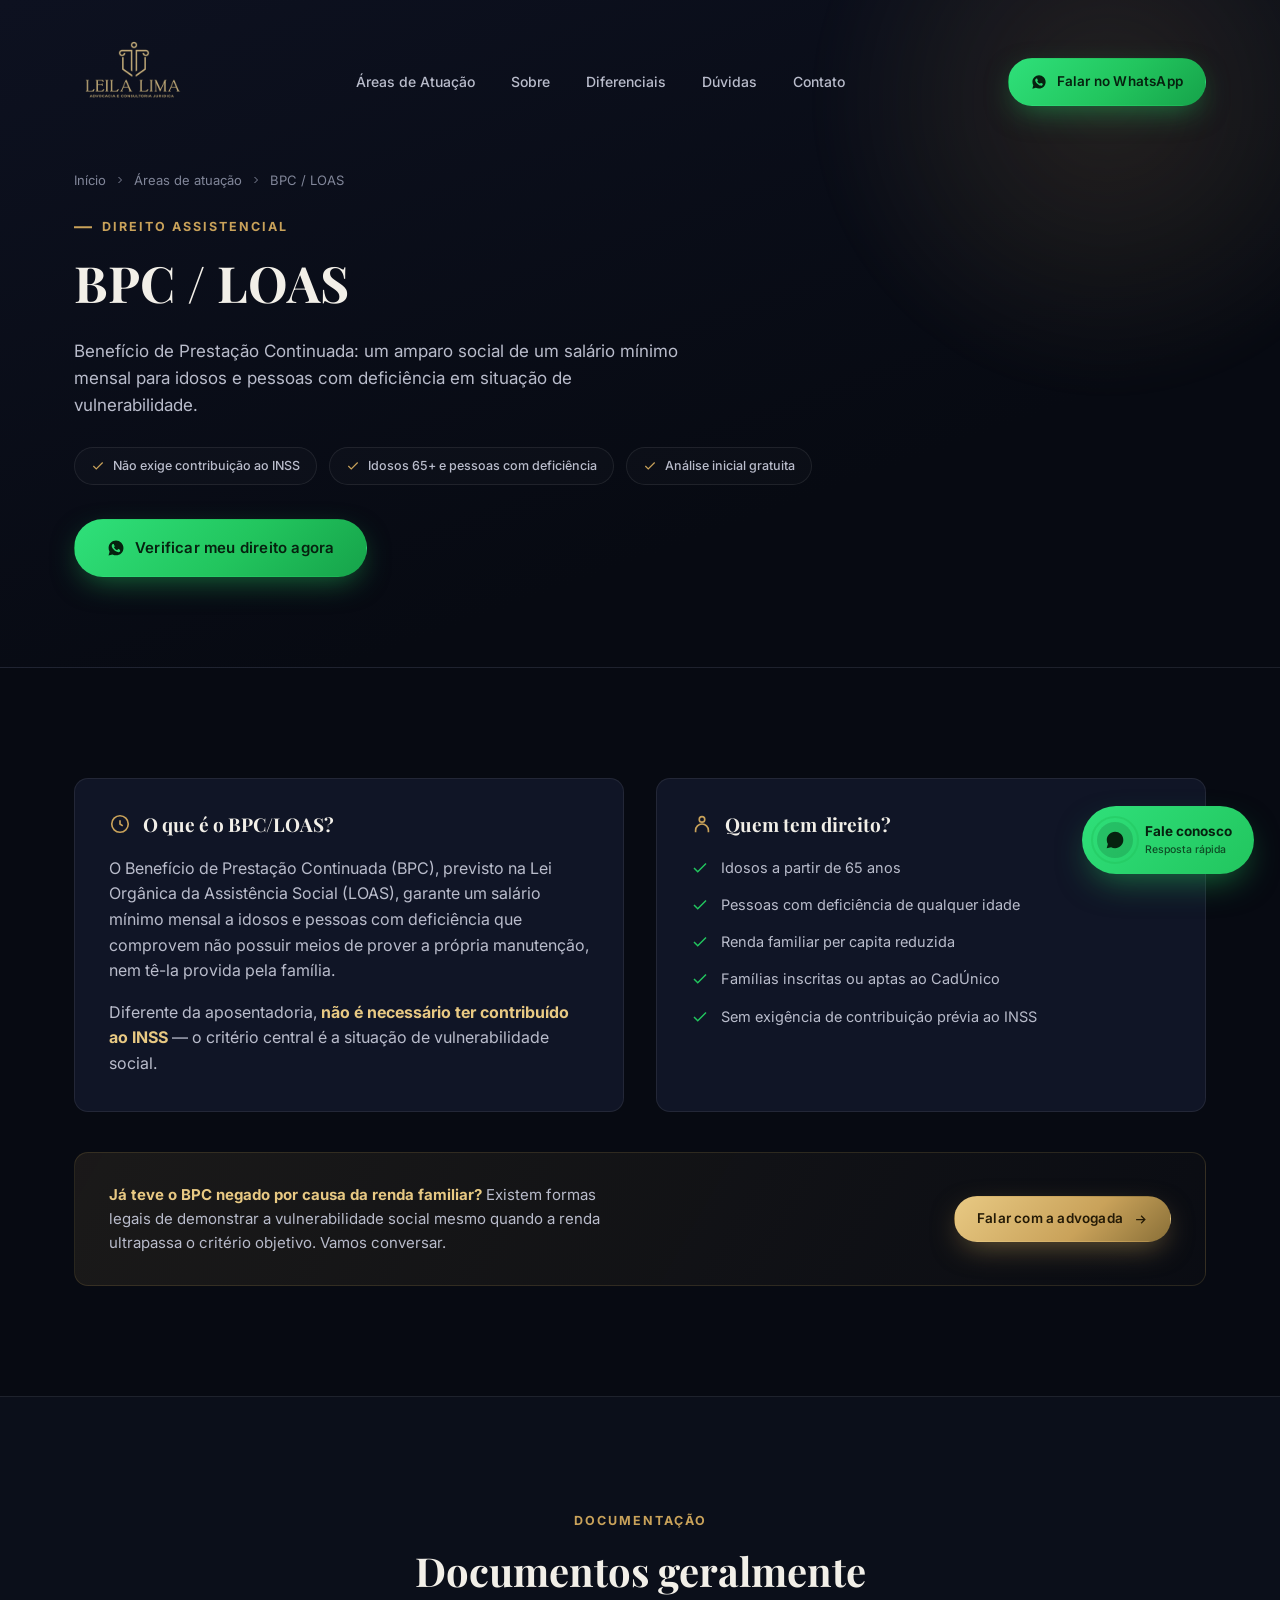
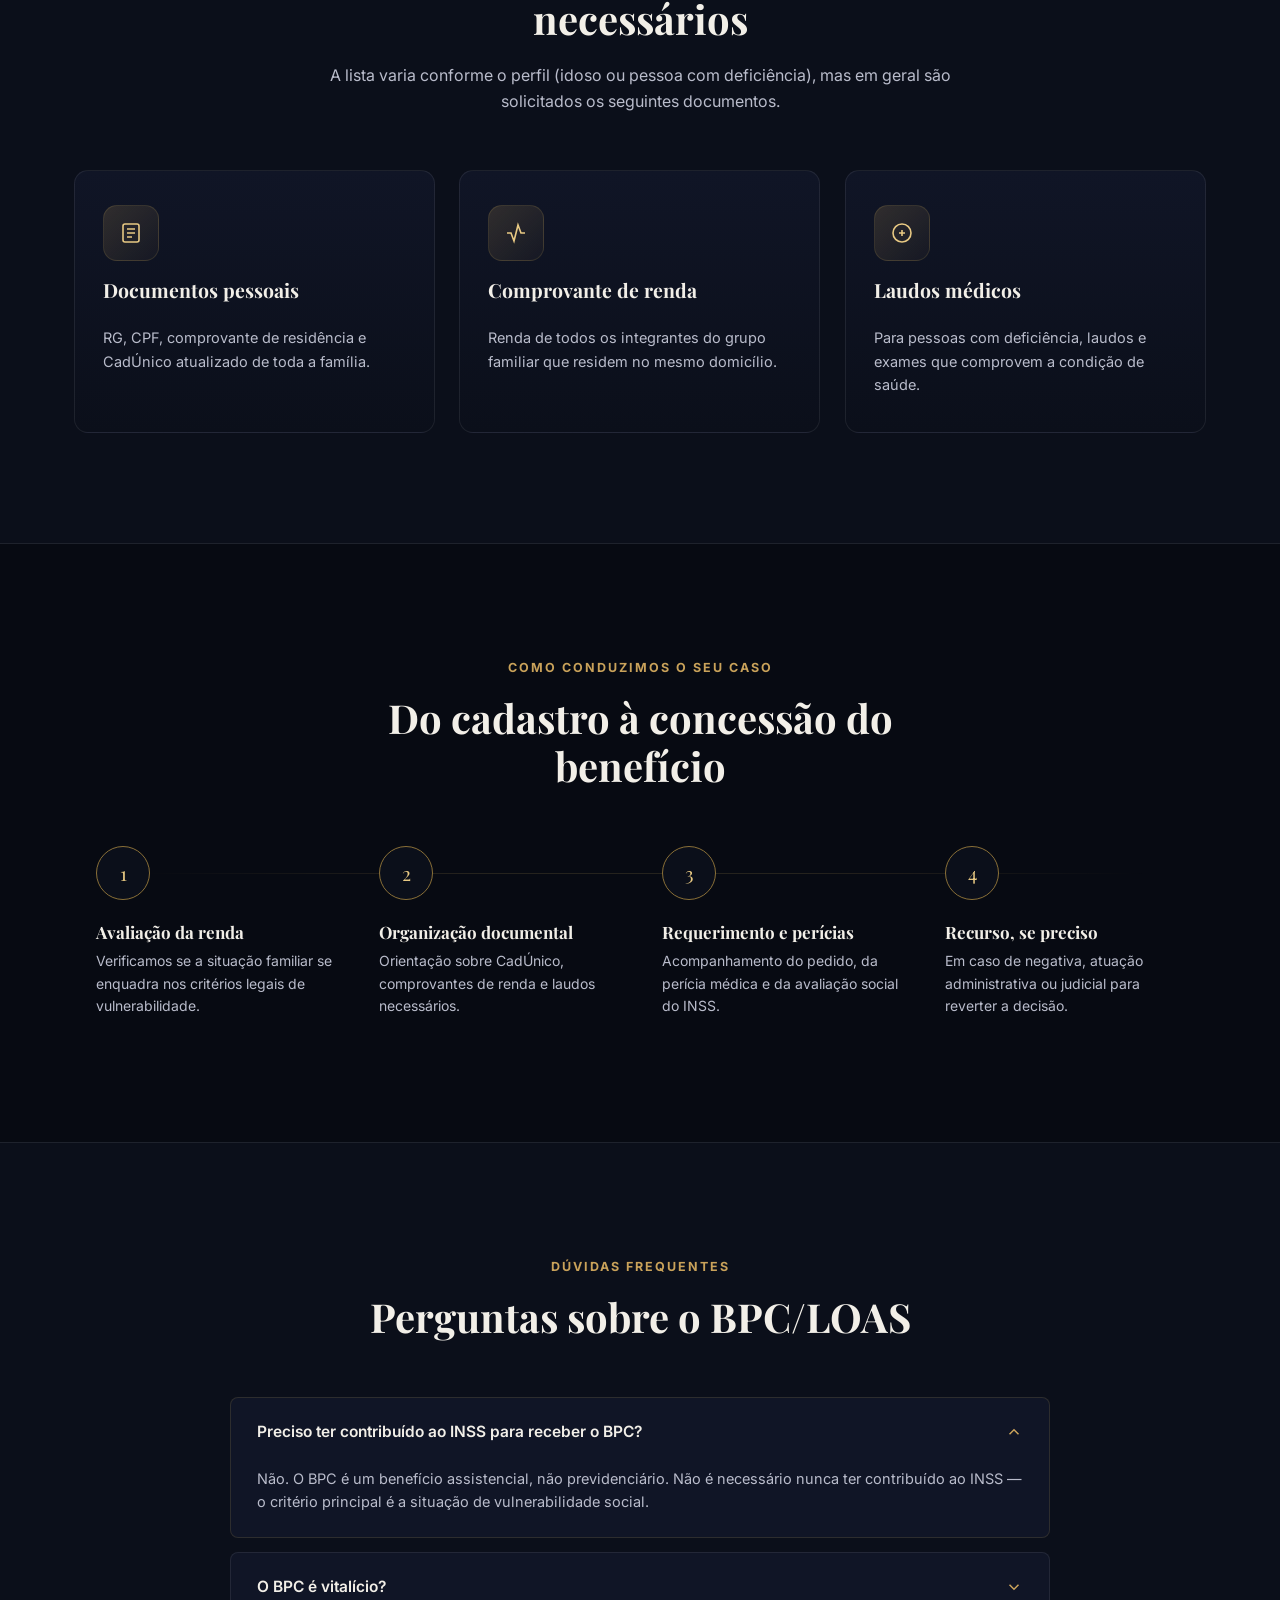
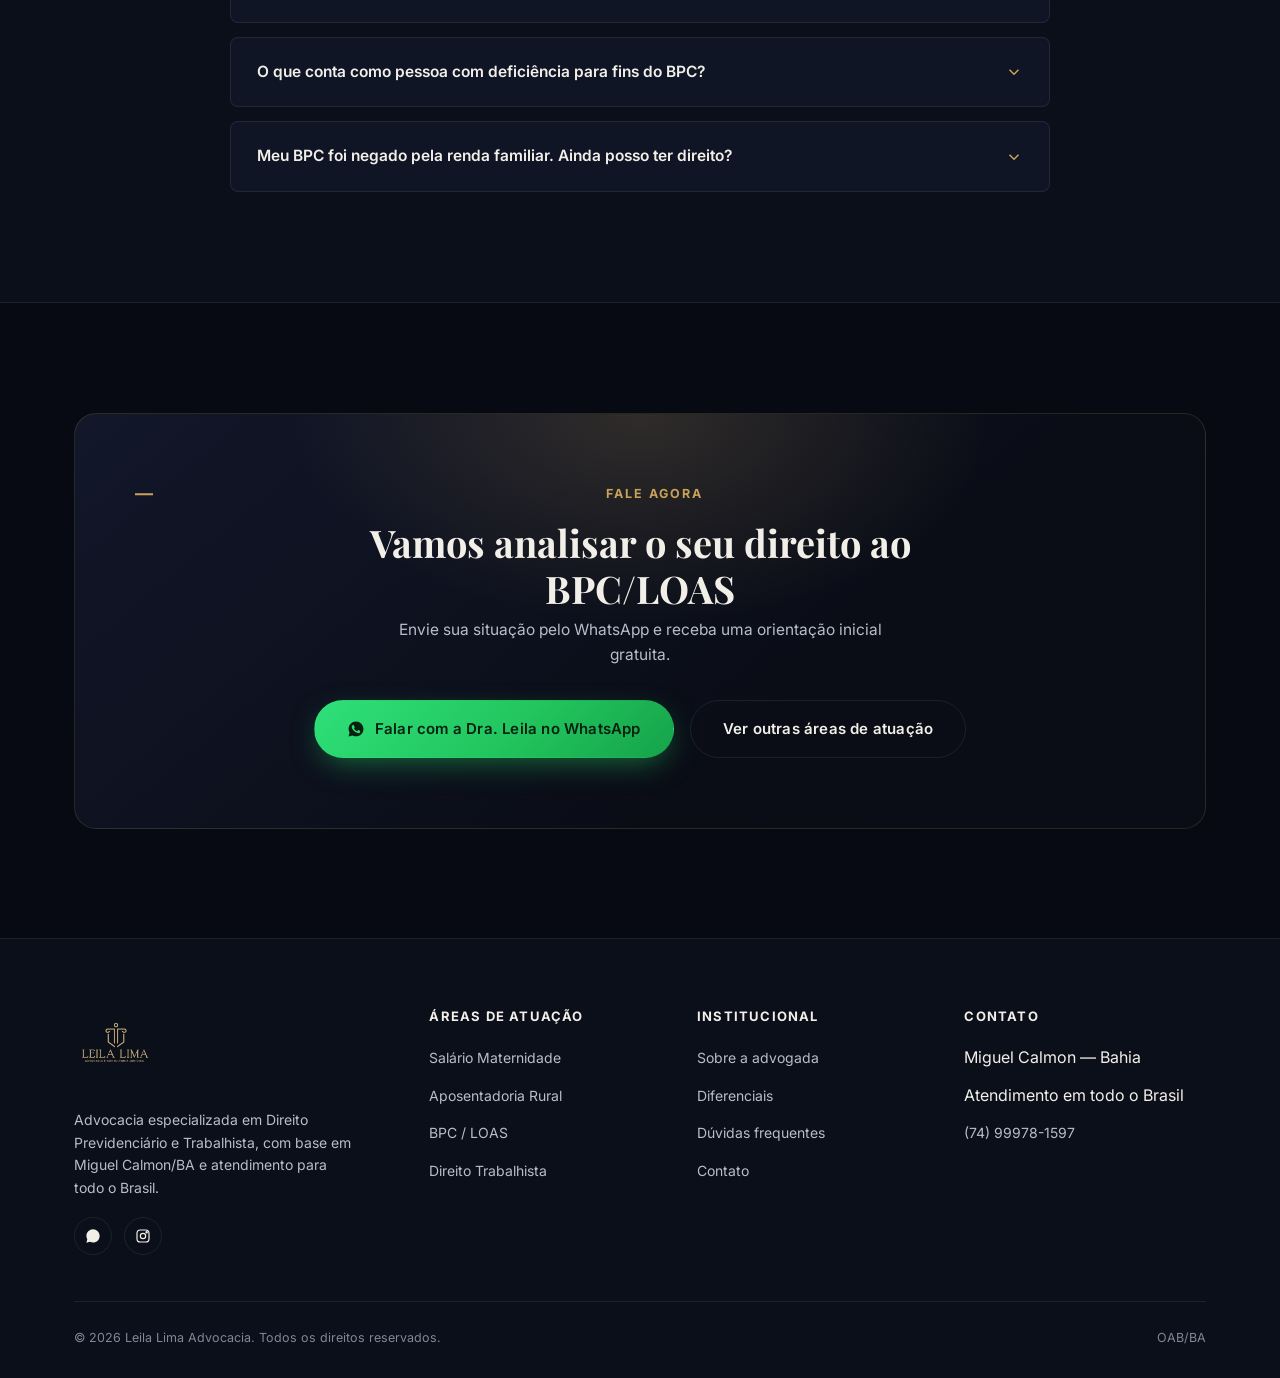
<file: bpc-loas.html>
﻿<!doctype html>
<html lang="pt-BR">
<head>
<meta charset="UTF-8">
<meta name="viewport" content="width=device-width, initial-scale=1.0">
<title>BPC / LOAS | Leila Lima Advocacia</title>
<meta name="description" content="Entenda o Benefício de Prestação Continuada (BPC/LOAS), quem tem direito e como a Dra. Leila Lima pode ajudar idosos e pessoas com deficiência.">
<link rel="preconnect" href="https://fonts.googleapis.com">
<link rel="stylesheet" href="assets/css/style.css">
</head>
<body>

<header class="site-header">
  <div class="container">
    <a href="index.html" class="brand">
      <img src="assets/img/logo.png" alt="Leila Lima Advocacia e Consultoria Jurídica" class="brand-logo" onerror="this.style.display='none';this.nextElementSibling.style.display='flex'">
      <span class="brand-fallback" style="display:none">
        <span class="mark">LL</span>
        <span>Leila Lima<small>Advocacia Especializada</small></span>
      </span>
    </a>
    <nav class="main-nav">
      <a href="index.html#areas">Áreas de Atuação</a>
      <a href="index.html#sobre">Sobre</a>
      <a href="index.html#diferenciais">Diferenciais</a>
      <a href="index.html#faq">Dúvidas</a>
      <a href="index.html#contato">Contato</a>
    </nav>
    <div class="header-actions">
      <a href="https://wa.me/5574999781597?text=Ol%C3%A1%2C%20Dra.%20Leila%21%20Tenho%20d%C3%BAvidas%20sobre%20o%20BPC%2FLOAS." target="_blank" rel="noopener" class="btn btn-whatsapp btn-sm">
        <svg width="16" height="16" viewBox="0 0 24 24" fill="currentColor"><path d="M12.04 2C6.58 2 2.13 6.45 2.13 11.91c0 1.75.46 3.46 1.32 4.96L2.05 22l5.25-1.38a9.9 9.9 0 0 0 4.74 1.21h.01c5.46 0 9.9-4.45 9.9-9.9 0-2.65-1.03-5.14-2.9-7.01A9.82 9.82 0 0 0 12.04 2zm5.8 14.14c-.24.68-1.4 1.32-1.93 1.4-.5.08-1.12.11-1.8-.11-.42-.13-.96-.31-1.65-.6-2.9-1.25-4.79-4.16-4.94-4.35-.14-.19-1.18-1.57-1.18-3 0-1.42.75-2.13 1.02-2.42.26-.29.57-.36.76-.36.19 0 .38 0 .55.01.18.01.41-.07.64.49.24.58.81 2 .88 2.15.07.15.12.32.02.51-.09.19-.14.31-.28.48-.14.17-.29.37-.42.5-.14.14-.28.29-.12.57.16.28.71 1.17 1.52 1.9 1.05.94 1.93 1.23 2.21 1.37.28.14.44.12.6-.07.16-.19.68-.79.87-1.06.18-.28.36-.23.6-.14.24.09 1.55.73 1.82.86.26.14.44.2.5.32.06.12.06.68-.18 1.35z"/></svg>
        Falar no WhatsApp
      </a>
    </div>
    <button class="nav-toggle" aria-label="Abrir menu"><span></span><span></span><span></span></button>
  </div>
</header>

<div class="mobile-nav">
  <button class="close-btn" aria-label="Fechar menu">✕</button>
  <a href="index.html#areas">Áreas de Atuação</a>
  <a href="index.html#sobre">Sobre</a>
  <a href="index.html#diferenciais">Diferenciais</a>
  <a href="index.html#faq">Dúvidas</a>
  <a href="index.html#contato">Contato</a>
</div>

<section class="page-hero">
  <div class="container">
    <div class="breadcrumb" data-reveal="fade">
      <a href="index.html">Início</a>
      <svg width="12" height="12" viewBox="0 0 24 24" fill="none" stroke="currentColor" stroke-width="2"><path d="M9 6l6 6-6 6"/></svg>
      <a href="index.html#areas">Áreas de atuação</a>
      <svg width="12" height="12" viewBox="0 0 24 24" fill="none" stroke="currentColor" stroke-width="2"><path d="M9 6l6 6-6 6"/></svg>
      <span>BPC / LOAS</span>
    </div>
    <span class="sec-eyebrow" data-reveal="up">Direito Assistencial</span>
    <h1 data-reveal="up" style="transition-delay:.08s">BPC / LOAS</h1>
    <p class="lead" data-reveal="up" style="transition-delay:.16s">
      Benefício de Prestação Continuada: um amparo social de um salário mínimo mensal para
      idosos e pessoas com deficiência em situação de vulnerabilidade.
    </p>
    <div class="page-hero-badges" data-reveal="up" style="transition-delay:.24s">
      <span class="badge"><svg width="14" height="14" viewBox="0 0 24 24" fill="none" stroke="currentColor" stroke-width="2"><path d="M20 6L9 17l-5-5"/></svg> Não exige contribuição ao INSS</span>
      <span class="badge"><svg width="14" height="14" viewBox="0 0 24 24" fill="none" stroke="currentColor" stroke-width="2"><path d="M20 6L9 17l-5-5"/></svg> Idosos 65+ e pessoas com deficiência</span>
      <span class="badge"><svg width="14" height="14" viewBox="0 0 24 24" fill="none" stroke="currentColor" stroke-width="2"><path d="M20 6L9 17l-5-5"/></svg> Análise inicial gratuita</span>
    </div>
    <div class="hero-cta" data-reveal="up" style="margin-top:34px;margin-bottom:0;transition-delay:.3s">
      <a href="https://wa.me/5574999781597?text=Ol%C3%A1%2C%20Dra.%20Leila%21%20Quero%20saber%20se%20tenho%20direito%20ao%20BPC%2FLOAS." target="_blank" rel="noopener" class="btn btn-whatsapp">
        <svg width="18" height="18" viewBox="0 0 24 24" fill="currentColor"><path d="M12.04 2C6.58 2 2.13 6.45 2.13 11.91c0 1.75.46 3.46 1.32 4.96L2.05 22l5.25-1.38a9.9 9.9 0 0 0 4.74 1.21h.01c5.46 0 9.9-4.45 9.9-9.9 0-2.65-1.03-5.14-2.9-7.01A9.82 9.82 0 0 0 12.04 2zm5.8 14.14c-.24.68-1.4 1.32-1.93 1.4-.5.08-1.12.11-1.8-.11-.42-.13-.96-.31-1.65-.6-2.9-1.25-4.79-4.16-4.94-4.35-.14-.19-1.18-1.57-1.18-3 0-1.42.75-2.13 1.02-2.42.26-.29.57-.36.76-.36.19 0 .38 0 .55.01.18.01.41-.07.64.49.24.58.81 2 .88 2.15.07.15.12.32.02.51-.09.19-.14.31-.28.48-.14.17-.29.37-.42.5-.14.14-.28.29-.12.57.16.28.71 1.17 1.52 1.9 1.05.94 1.93 1.23 2.21 1.37.28.14.44.12.6-.07.16-.19.68-.79.87-1.06.18-.28.36-.23.6-.14.24.09 1.55.73 1.82.86.26.14.44.2.5.32.06.12.06.68-.18 1.35z"/></svg>
        Verificar meu direito agora
      </a>
    </div>
  </div>
</section>

<section class="section">
  <div class="container">
    <div class="two-col stagger">
      <div class="info-card" data-reveal="left">
        <h3>
          <svg width="22" height="22" viewBox="0 0 24 24" fill="none" stroke="currentColor" stroke-width="1.8"><circle cx="12" cy="12" r="9"/><path d="M12 8v4l3 2"/></svg>
          O que é o BPC/LOAS?
        </h3>
        <p>O Benefício de Prestação Continuada (BPC), previsto na Lei Orgânica da Assistência Social
        (LOAS), garante um salário mínimo mensal a idosos e pessoas com deficiência que comprovem
        não possuir meios de prover a própria manutenção, nem tê-la provida pela família.</p>
        <p style="margin-bottom:0">Diferente da aposentadoria, <strong style="color:var(--gold-light)">não é
        necessário ter contribuído ao INSS</strong> — o critério central é a situação de vulnerabilidade social.</p>
      </div>

      <div class="info-card" data-reveal="right">
        <h3>
          <svg width="22" height="22" viewBox="0 0 24 24" fill="none" stroke="currentColor" stroke-width="1.8"><circle cx="12" cy="7" r="3"/><path d="M5 21v-2a7 7 0 0 1 14 0v2"/></svg>
          Quem tem direito?
        </h3>
        <ul class="check-list">
          <li><svg width="18" height="18" viewBox="0 0 24 24" fill="none" stroke="currentColor" stroke-width="2"><path d="M20 6L9 17l-5-5"/></svg> Idosos a partir de 65 anos</li>
          <li><svg width="18" height="18" viewBox="0 0 24 24" fill="none" stroke="currentColor" stroke-width="2"><path d="M20 6L9 17l-5-5"/></svg> Pessoas com deficiência de qualquer idade</li>
          <li><svg width="18" height="18" viewBox="0 0 24 24" fill="none" stroke="currentColor" stroke-width="2"><path d="M20 6L9 17l-5-5"/></svg> Renda familiar per capita reduzida</li>
          <li><svg width="18" height="18" viewBox="0 0 24 24" fill="none" stroke="currentColor" stroke-width="2"><path d="M20 6L9 17l-5-5"/></svg> Famílias inscritas ou aptas ao CadÚnico</li>
          <li><svg width="18" height="18" viewBox="0 0 24 24" fill="none" stroke="currentColor" stroke-width="2"><path d="M20 6L9 17l-5-5"/></svg> Sem exigência de contribuição prévia ao INSS</li>
        </ul>
      </div>
    </div>

    <div class="value-callout" data-reveal="up">
      <p><strong>Já teve o BPC negado por causa da renda familiar?</strong> Existem formas legais de
      demonstrar a vulnerabilidade social mesmo quando a renda ultrapassa o critério objetivo. Vamos conversar.</p>
      <a href="https://wa.me/5574999781597?text=Ol%C3%A1%2C%20Dra.%20Leila%21%20Quero%20saber%20se%20tenho%20direito%20ao%20BPC%2FLOAS." target="_blank" rel="noopener" class="btn btn-gold btn-sm">
        Falar com a advogada
        <svg width="15" height="15" viewBox="0 0 24 24" fill="none" stroke="currentColor" stroke-width="2"><path d="M5 12h14M13 6l6 6-6 6"/></svg>
      </a>
    </div>
  </div>
</section>

<section class="section section-alt">
  <div class="container">
    <div class="sec-head center" data-reveal="up">
      <span class="sec-eyebrow">Documentação</span>
      <h2>Documentos geralmente necessários</h2>
      <p>A lista varia conforme o perfil (idoso ou pessoa com deficiência), mas em geral são solicitados os seguintes documentos.</p>
    </div>
    <div class="areas-grid areas-grid-3 stagger">
      <div class="area-card" data-reveal="up" style="cursor:default">
        <div class="area-icon"><svg width="24" height="24" viewBox="0 0 24 24" fill="none" stroke="currentColor" stroke-width="1.6"><rect x="4" y="3" width="16" height="18" rx="2"/><path d="M8 8h8M8 12h8M8 16h5"/></svg></div>
        <h3>Documentos pessoais</h3>
        <p>RG, CPF, comprovante de residência e CadÚnico atualizado de toda a família.</p>
      </div>
      <div class="area-card" data-reveal="up" style="cursor:default">
        <div class="area-icon"><svg width="24" height="24" viewBox="0 0 24 24" fill="none" stroke="currentColor" stroke-width="1.6"><path d="M3 12h4l3 8 4-16 3 8h4"/></svg></div>
        <h3>Comprovante de renda</h3>
        <p>Renda de todos os integrantes do grupo familiar que residem no mesmo domicílio.</p>
      </div>
      <div class="area-card" data-reveal="up" style="cursor:default">
        <div class="area-icon"><svg width="24" height="24" viewBox="0 0 24 24" fill="none" stroke="currentColor" stroke-width="1.6"><path d="M9 12h6M12 9v6"/><circle cx="12" cy="12" r="9"/></svg></div>
        <h3>Laudos médicos</h3>
        <p>Para pessoas com deficiência, laudos e exames que comprovem a condição de saúde.</p>
      </div>
    </div>
  </div>
</section>

<section class="section">
  <div class="container">
    <div class="sec-head center" data-reveal="up">
      <span class="sec-eyebrow">Como conduzimos o seu caso</span>
      <h2>Do cadastro à concessão do benefício</h2>
    </div>
    <div class="steps stagger">
      <div class="step" data-reveal="up">
        <div class="step-num">1</div>
        <h3>Avaliação da renda</h3>
        <p>Verificamos se a situação familiar se enquadra nos critérios legais de vulnerabilidade.</p>
      </div>
      <div class="step" data-reveal="up">
        <div class="step-num">2</div>
        <h3>Organização documental</h3>
        <p>Orientação sobre CadÚnico, comprovantes de renda e laudos necessários.</p>
      </div>
      <div class="step" data-reveal="up">
        <div class="step-num">3</div>
        <h3>Requerimento e perícias</h3>
        <p>Acompanhamento do pedido, da perícia médica e da avaliação social do INSS.</p>
      </div>
      <div class="step" data-reveal="up">
        <div class="step-num">4</div>
        <h3>Recurso, se preciso</h3>
        <p>Em caso de negativa, atuação administrativa ou judicial para reverter a decisão.</p>
      </div>
    </div>
  </div>
</section>

<section class="section section-alt" id="faq">
  <div class="container">
    <div class="sec-head center" data-reveal="up">
      <span class="sec-eyebrow">Dúvidas frequentes</span>
      <h2>Perguntas sobre o BPC/LOAS</h2>
    </div>
    <div class="faq-list" data-reveal="up">
      <div class="faq-item active">
        <div class="faq-question">Preciso ter contribuído ao INSS para receber o BPC?
          <svg width="18" height="18" viewBox="0 0 24 24" fill="none" stroke="currentColor" stroke-width="2"><path d="M6 9l6 6 6-6"/></svg>
        </div>
        <div class="faq-answer" style="max-height:200px"><div class="faq-answer-inner">Não. O BPC é um benefício assistencial, não previdenciário. Não é necessário nunca ter contribuído ao INSS — o critério principal é a situação de vulnerabilidade social.</div></div>
      </div>
      <div class="faq-item">
        <div class="faq-question">O BPC é vitalício?
          <svg width="18" height="18" viewBox="0 0 24 24" fill="none" stroke="currentColor" stroke-width="2"><path d="M6 9l6 6 6-6"/></svg>
        </div>
        <div class="faq-answer"><div class="faq-answer-inner">O benefício é mantido enquanto persistirem as condições que motivaram sua concessão, sendo passível de revisão periódica pelo INSS, especialmente nos casos de deficiência.</div></div>
      </div>
      <div class="faq-item">
        <div class="faq-question">O que conta como pessoa com deficiência para fins do BPC?
          <svg width="18" height="18" viewBox="0 0 24 24" fill="none" stroke="currentColor" stroke-width="2"><path d="M6 9l6 6 6-6"/></svg>
        </div>
        <div class="faq-answer"><div class="faq-answer-inner">Considera-se pessoa com deficiência aquela com impedimento de longo prazo (físico, mental, intelectual ou sensorial) que, em interação com barreiras diversas, dificulte sua participação plena na sociedade em igualdade de condições.</div></div>
      </div>
      <div class="faq-item">
        <div class="faq-question">Meu BPC foi negado pela renda familiar. Ainda posso ter direito?
          <svg width="18" height="18" viewBox="0 0 24 24" fill="none" stroke="currentColor" stroke-width="2"><path d="M6 9l6 6 6-6"/></svg>
        </div>
        <div class="faq-answer"><div class="faq-answer-inner">Sim. A jurisprudência admite outros meios de prova da vulnerabilidade social mesmo quando a renda per capita ultrapassa o critério objetivo. Vale a pena buscar uma análise jurídica do seu caso.</div></div>
      </div>
    </div>
  </div>
</section>

<section class="section">
  <div class="container">
    <div class="cta-final" data-reveal="scale">
      <span class="sec-eyebrow center" style="display:block;text-align:center">Fale agora</span>
      <h2>Vamos analisar o seu direito ao BPC/LOAS</h2>
      <p>Envie sua situação pelo WhatsApp e receba uma orientação inicial gratuita.</p>
      <div class="btn-row">
        <a href="https://wa.me/5574999781597?text=Ol%C3%A1%2C%20Dra.%20Leila%21%20Quero%20saber%20se%20tenho%20direito%20ao%20BPC%2FLOAS." target="_blank" rel="noopener" class="btn btn-whatsapp">
          <svg width="18" height="18" viewBox="0 0 24 24" fill="currentColor"><path d="M12.04 2C6.58 2 2.13 6.45 2.13 11.91c0 1.75.46 3.46 1.32 4.96L2.05 22l5.25-1.38a9.9 9.9 0 0 0 4.74 1.21h.01c5.46 0 9.9-4.45 9.9-9.9 0-2.65-1.03-5.14-2.9-7.01A9.82 9.82 0 0 0 12.04 2zm5.8 14.14c-.24.68-1.4 1.32-1.93 1.4-.5.08-1.12.11-1.8-.11-.42-.13-.96-.31-1.65-.6-2.9-1.25-4.79-4.16-4.94-4.35-.14-.19-1.18-1.57-1.18-3 0-1.42.75-2.13 1.02-2.42.26-.29.57-.36.76-.36.19 0 .38 0 .55.01.18.01.41-.07.64.49.24.58.81 2 .88 2.15.07.15.12.32.02.51-.09.19-.14.31-.28.48-.14.17-.29.37-.42.5-.14.14-.28.29-.12.57.16.28.71 1.17 1.52 1.9 1.05.94 1.93 1.23 2.21 1.37.28.14.44.12.6-.07.16-.19.68-.79.87-1.06.18-.28.36-.23.6-.14.24.09 1.55.73 1.82.86.26.14.44.2.5.32.06.12.06.68-.18 1.35z"/></svg>
          Falar com a Dra. Leila no WhatsApp
        </a>
        <a href="index.html#areas" class="btn btn-outline">Ver outras áreas de atuação</a>
      </div>
    </div>
  </div>
</section>

<footer class="site-footer">
  <div class="container">
    <div class="footer-grid">
      <div class="footer-brand">
        <a href="index.html" class="brand"><img src="assets/img/logo.png" alt="Leila Lima Advocacia e Consultoria Jurídica" class="brand-logo" onerror="this.style.display='none';this.nextElementSibling.style.display='flex'"><span class="brand-fallback" style="display:none"><span class="mark">LL</span><span>Leila Lima<small>Advocacia Especializada</small></span></span></a>
        <p>Advocacia especializada em Direito Previdenciário e Trabalhista, com base em Miguel Calmon/BA e atendimento para todo o Brasil.</p>
        <div class="footer-social">
          <a href="https://wa.me/5574999781597" target="_blank" rel="noopener" aria-label="WhatsApp">
            <svg width="16" height="16" viewBox="0 0 24 24" fill="currentColor"><path d="M12.04 2C6.58 2 2.13 6.45 2.13 11.91c0 1.75.46 3.46 1.32 4.96L2.05 22l5.25-1.38a9.9 9.9 0 0 0 4.74 1.21h.01c5.46 0 9.9-4.45 9.9-9.9 0-2.65-1.03-5.14-2.9-7.01A9.82 9.82 0 0 0 12.04 2z"/></svg>
          </a>
          <a href="https://www.instagram.com/leilalimaadvocacia/" target="_blank" rel="noopener" aria-label="Instagram">
            <svg width="16" height="16" viewBox="0 0 24 24" fill="none" stroke="currentColor" stroke-width="1.8"><rect x="3" y="3" width="18" height="18" rx="5"/><circle cx="12" cy="12" r="4"/><circle cx="17.5" cy="6.5" r="1"/></svg>
          </a>
        </div>
      </div>
      <div class="footer-col">
        <h4>Áreas de atuação</h4>
        <ul>
          <li><a href="salario-maternidade.html">Salário Maternidade</a></li>
          <li><a href="aposentadoria-rural.html">Aposentadoria Rural</a></li>
          <li><a href="bpc-loas.html">BPC / LOAS</a></li>
          <li><a href="direito-trabalhista.html">Direito Trabalhista</a></li>
        </ul>
      </div>
      <div class="footer-col">
        <h4>Institucional</h4>
        <ul>
          <li><a href="index.html#sobre">Sobre a advogada</a></li>
          <li><a href="index.html#diferenciais">Diferenciais</a></li>
          <li><a href="index.html#faq">Dúvidas frequentes</a></li>
          <li><a href="index.html#contato">Contato</a></li>
        </ul>
      </div>
      <div class="footer-col">
        <h4>Contato</h4>
        <ul>
          <li>Miguel Calmon — Bahia</li>
          <li>Atendimento em todo o Brasil</li>
          <li><a href="https://wa.me/5574999781597" target="_blank" rel="noopener">(74) 99978-1597</a></li>
        </ul>
      </div>
    </div>
    <div class="footer-bottom">
      <span>© 2026 Leila Lima Advocacia. Todos os direitos reservados.</span>
      <span>OAB/BA</span>
    </div>
  </div>
</footer>

<a href="https://wa.me/5574999781597?text=Ol%C3%A1%2C%20Dra.%20Leila%21%20Tenho%20d%C3%BAvidas%20sobre%20o%20BPC%2FLOAS." target="_blank" rel="noopener" class="whatsapp-float">
  <span class="wa-icon-wrap">
    <svg width="20" height="20" viewBox="0 0 24 24" fill="#06210f"><path d="M12.04 2C6.58 2 2.13 6.45 2.13 11.91c0 1.75.46 3.46 1.32 4.96L2.05 22l5.25-1.38a9.9 9.9 0 0 0 4.74 1.21h.01c5.46 0 9.9-4.45 9.9-9.9 0-2.65-1.03-5.14-2.9-7.01A9.82 9.82 0 0 0 12.04 2z"/></svg>
  </span>
  <span>Fale conosco<span class="wa-sub">Resposta rápida</span></span>
</a>

<script src="assets/js/main.js"></script>
</body>
</html>
</file>
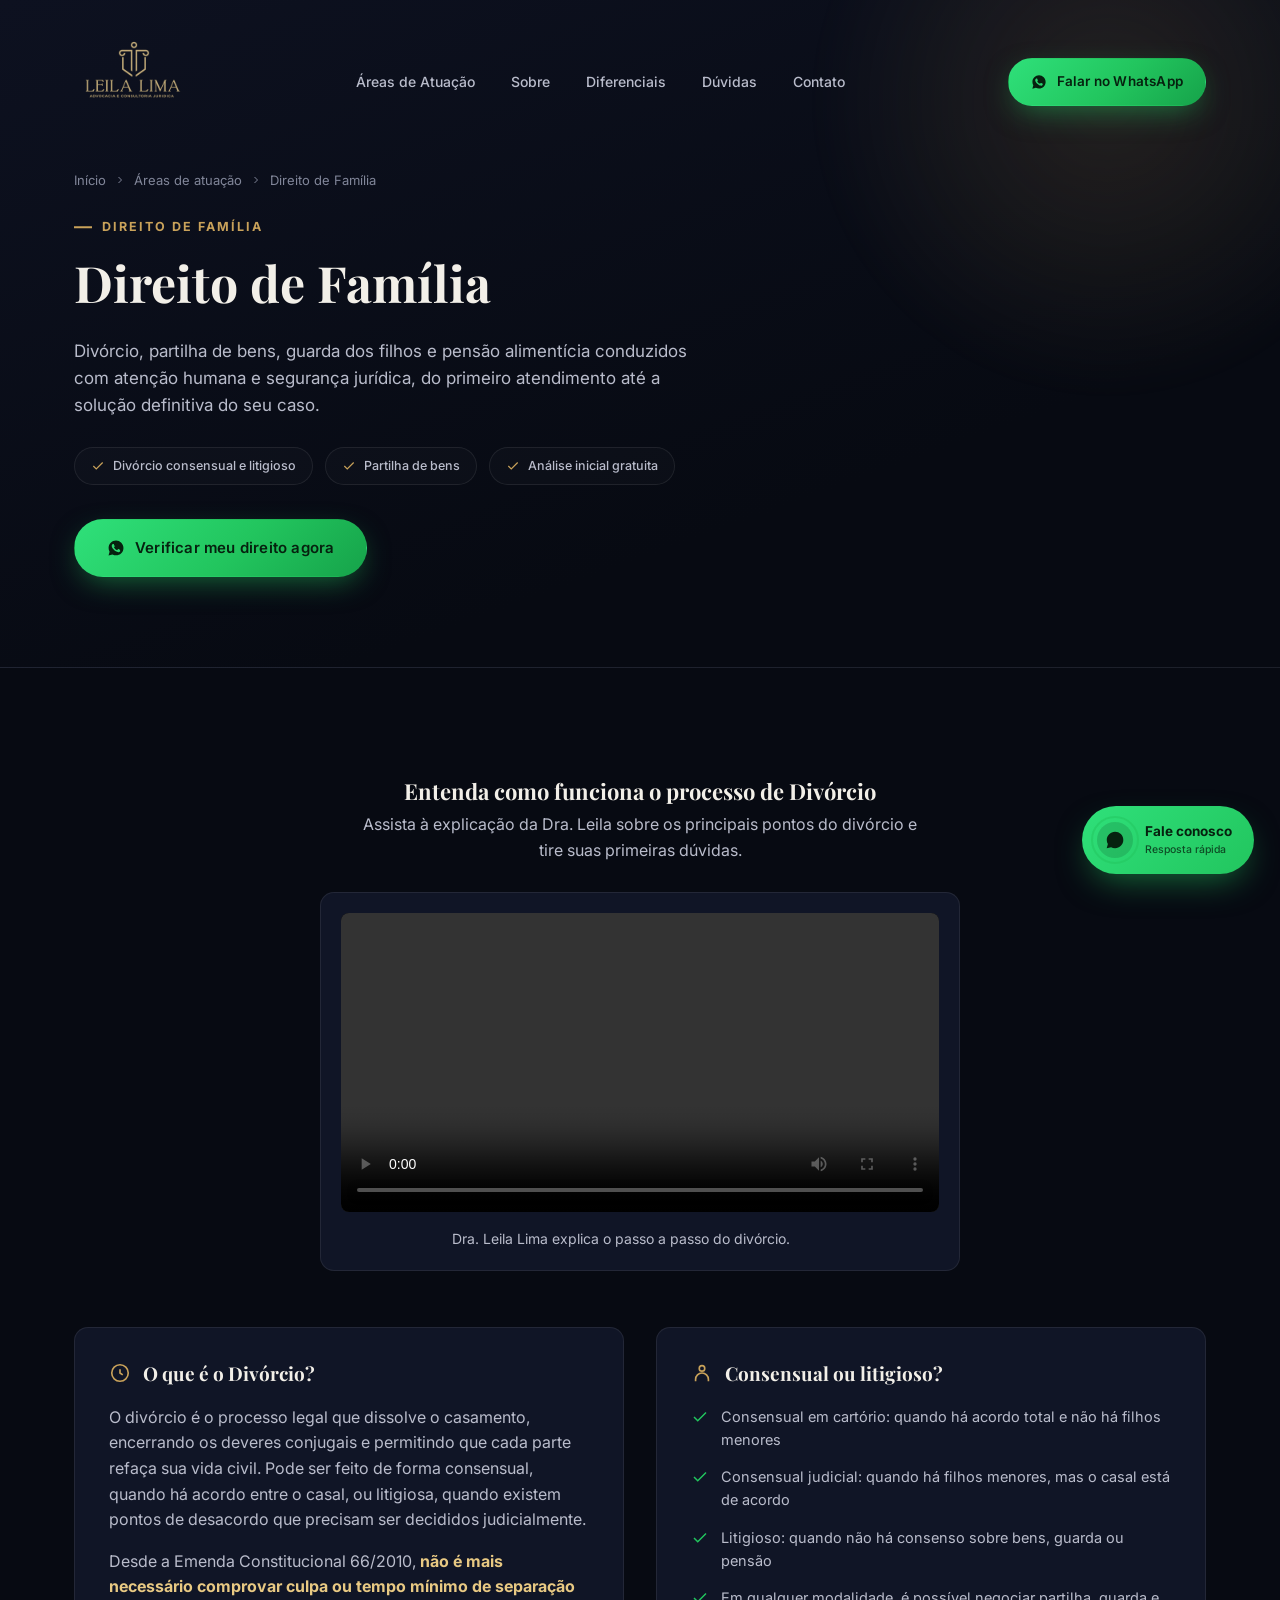
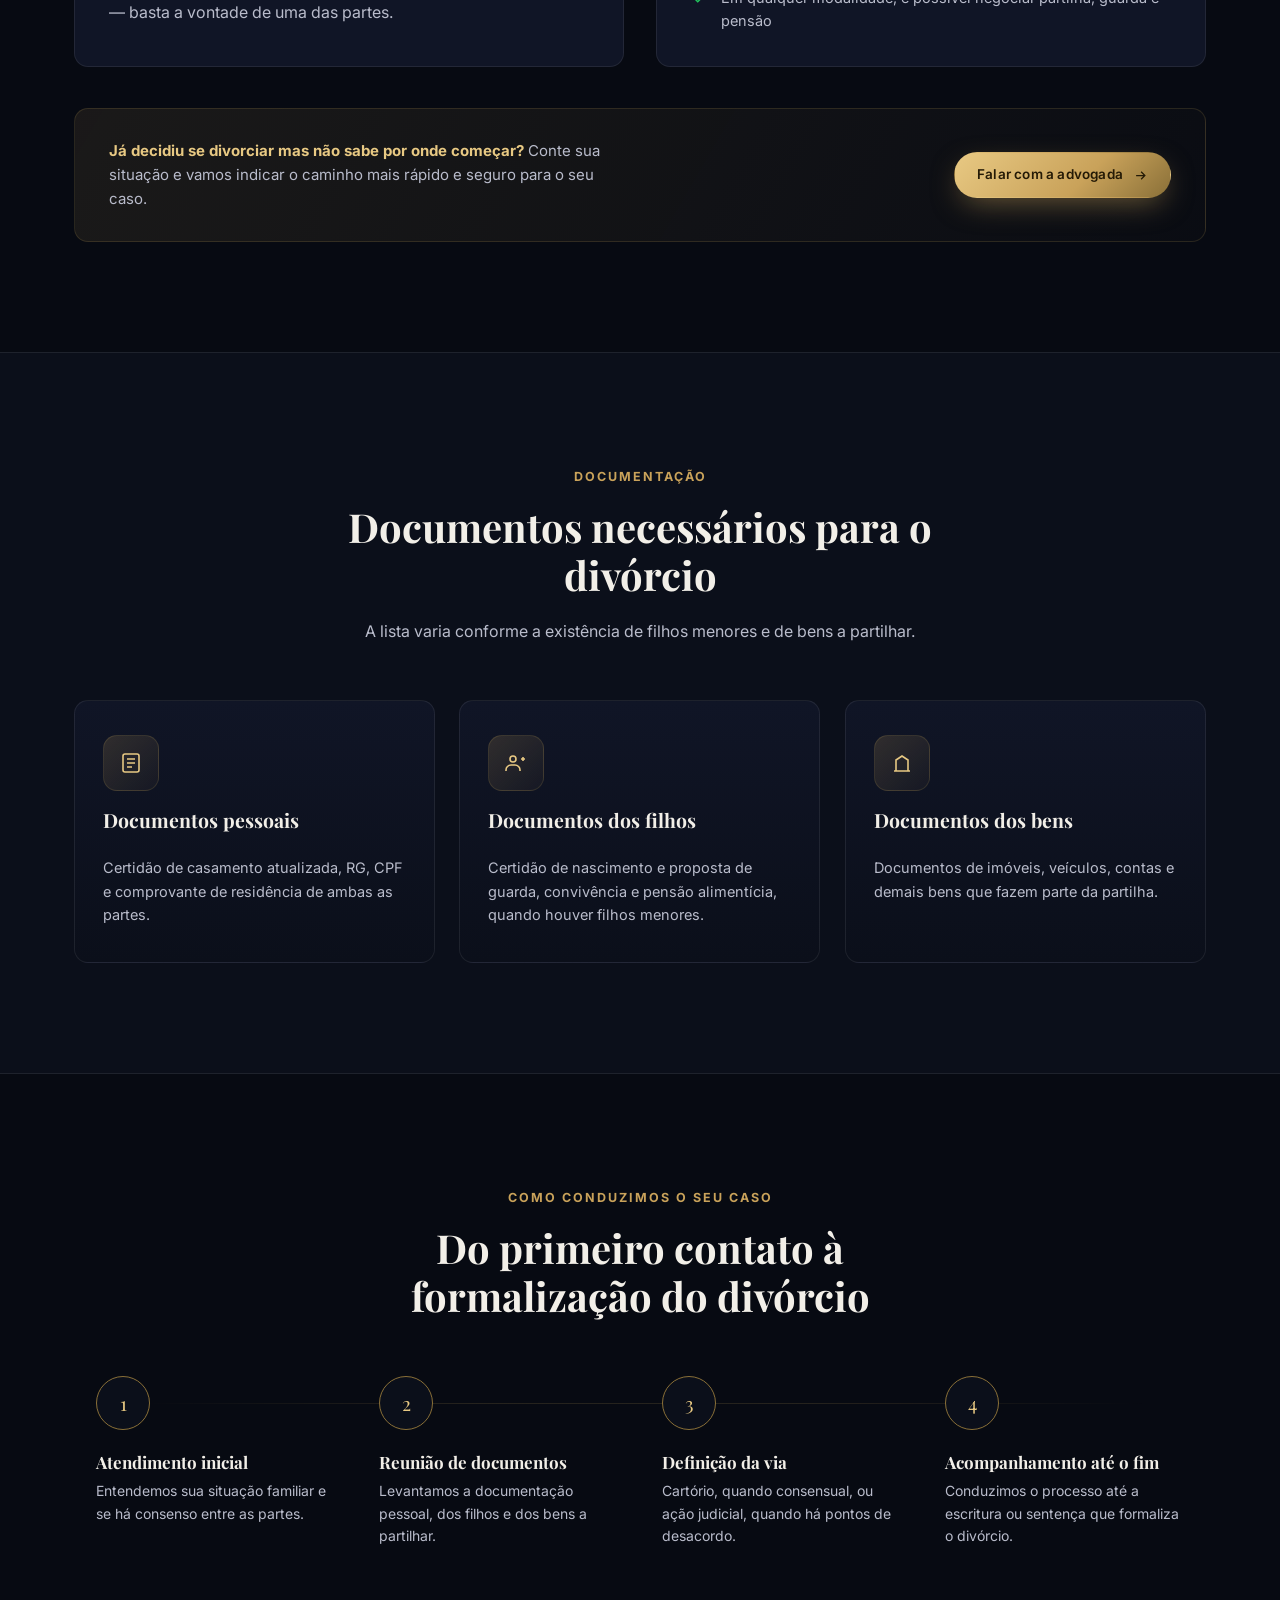
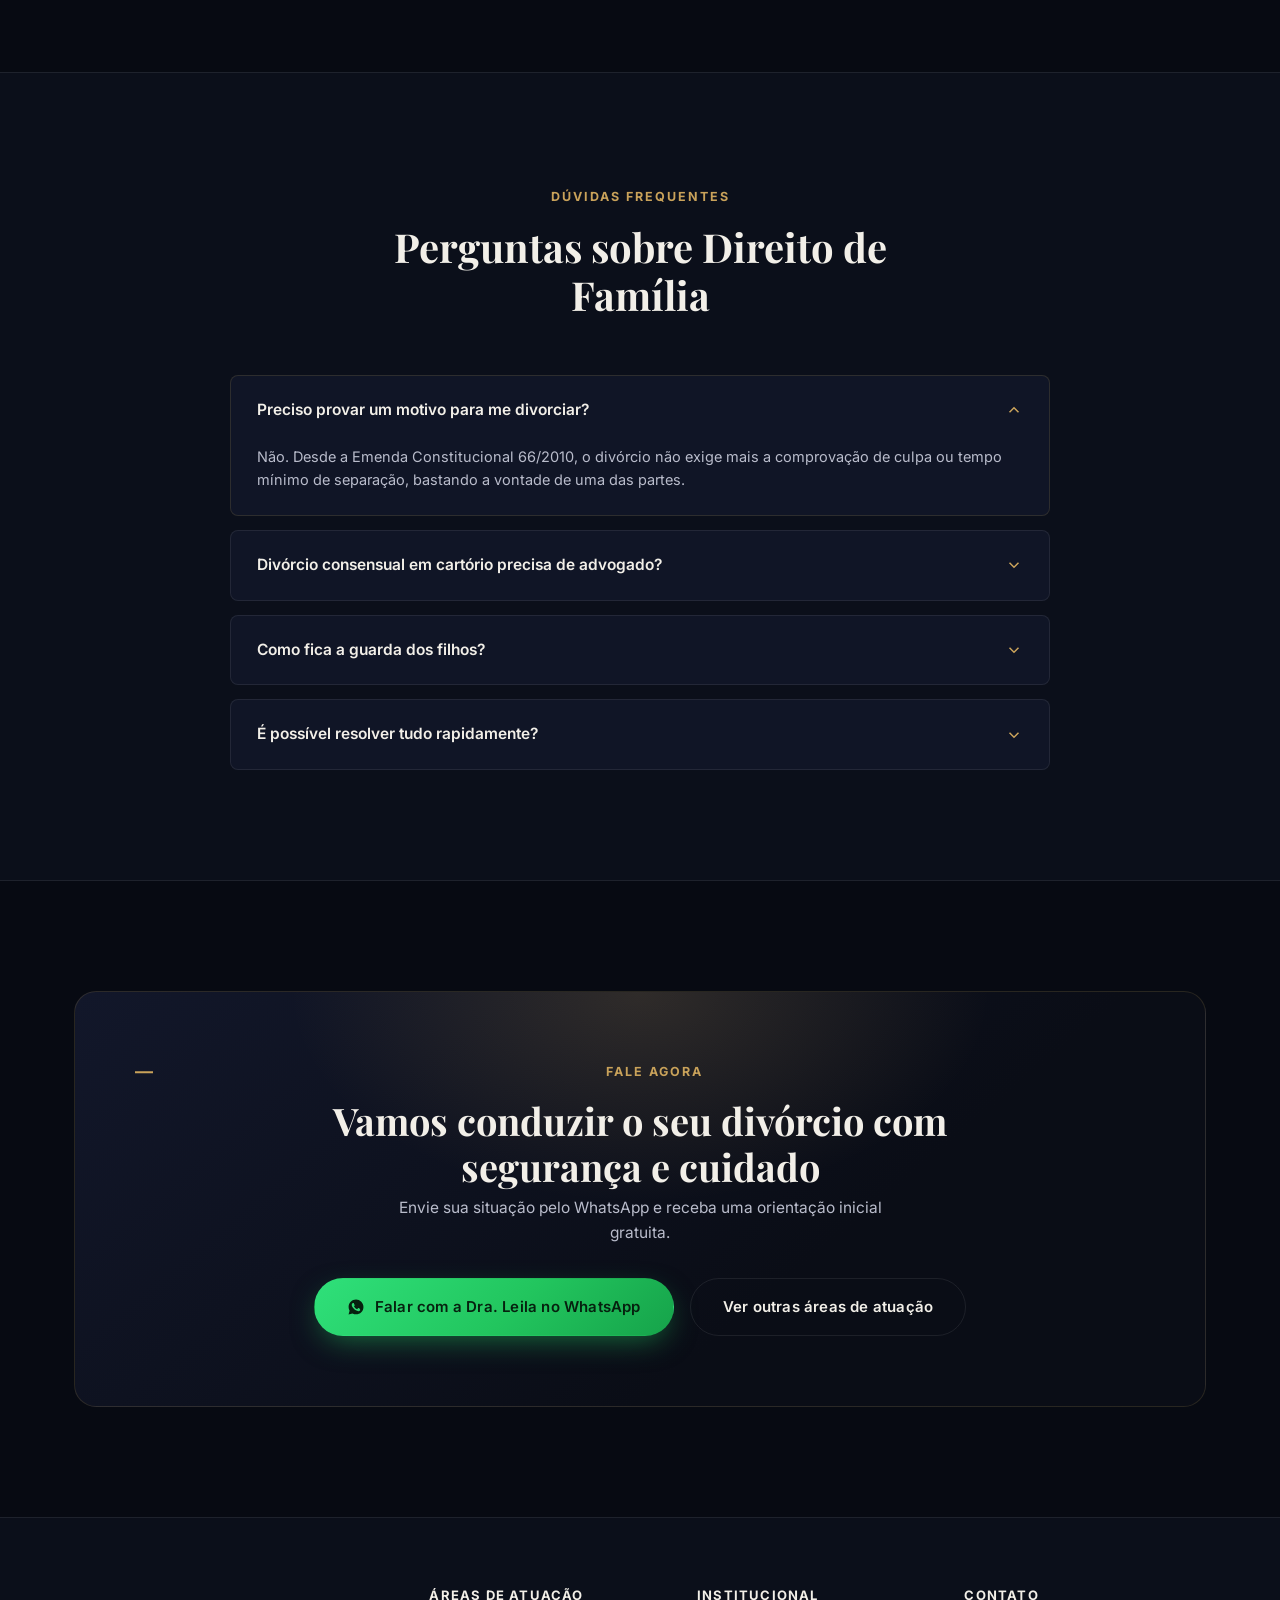
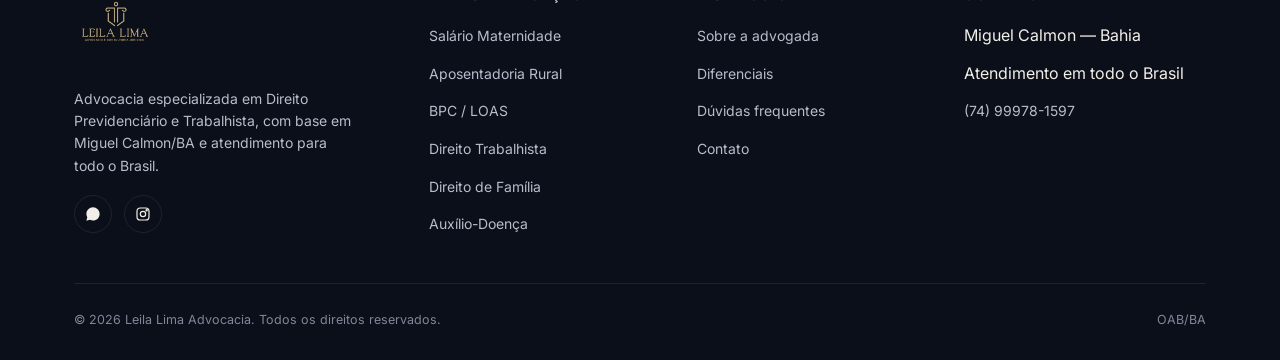
<file: direito-familia.html>
<!doctype html>
<html lang="pt-BR">
<head>
<meta charset="UTF-8">
<meta name="viewport" content="width=device-width, initial-scale=1.0, viewport-fit=cover">
<title>Direito de Família | Leila Lima Advocacia</title>
<meta name="description" content="Divórcio consensual e litigioso, partilha de bens, guarda dos filhos e pensão alimentícia. Conheça a atuação da Dra. Leila Lima em Direito de Família.">
<link rel="icon" href="assets/img/favicon.ico" sizes="any">
<link rel="icon" type="image/png" href="assets/img/favicon-32.png" sizes="32x32">
<link rel="icon" type="image/png" href="assets/img/favicon-16.png" sizes="16x16">
<link rel="apple-touch-icon" href="assets/img/apple-touch-icon.png">
<link rel="preconnect" href="https://fonts.googleapis.com">
<link rel="stylesheet" href="assets/css/style.css">
</head>
<body>

<header class="site-header">
  <div class="container">
    <a href="index.html" class="brand">
      <img src="assets/img/logo.png" alt="Leila Lima Advocacia e Consultoria Jurídica" class="brand-logo" onerror="this.style.display='none';this.nextElementSibling.style.display='flex'">
      <span class="brand-fallback" style="display:none">
        <span class="mark">LL</span>
        <span>Leila Lima<small>Advocacia Especializada</small></span>
      </span>
    </a>
    <nav class="main-nav">
      <a href="index.html#areas">Áreas de Atuação</a>
      <a href="index.html#sobre">Sobre</a>
      <a href="index.html#diferenciais">Diferenciais</a>
      <a href="index.html#faq">Dúvidas</a>
      <a href="index.html#contato">Contato</a>
    </nav>
    <div class="header-actions">
      <a href="https://wa.me/5574999781597?text=Ol%C3%A1%2C%20Dra.%20Leila%21%20Tenho%20d%C3%BAvidas%20sobre%20Direito%20de%20Fam%C3%ADlia." target="_blank" rel="noopener" class="btn btn-whatsapp btn-sm">
        <svg width="16" height="16" viewBox="0 0 24 24" fill="currentColor"><path d="M12.04 2C6.58 2 2.13 6.45 2.13 11.91c0 1.75.46 3.46 1.32 4.96L2.05 22l5.25-1.38a9.9 9.9 0 0 0 4.74 1.21h.01c5.46 0 9.9-4.45 9.9-9.9 0-2.65-1.03-5.14-2.9-7.01A9.82 9.82 0 0 0 12.04 2zm5.8 14.14c-.24.68-1.4 1.32-1.93 1.4-.5.08-1.12.11-1.8-.11-.42-.13-.96-.31-1.65-.6-2.9-1.25-4.79-4.16-4.94-4.35-.14-.19-1.18-1.57-1.18-3 0-1.42.75-2.13 1.02-2.42.26-.29.57-.36.76-.36.19 0 .38 0 .55.01.18.01.41-.07.64.49.24.58.81 2 .88 2.15.07.15.12.32.02.51-.09.19-.14.31-.28.48-.14.17-.29.37-.42.5-.14.14-.28.29-.12.57.16.28.71 1.17 1.52 1.9 1.05.94 1.93 1.23 2.21 1.37.28.14.44.12.6-.07.16-.19.68-.79.87-1.06.18-.28.36-.23.6-.14.24.09 1.55.73 1.82.86.26.14.44.2.5.32.06.12.06.68-.18 1.35z"/></svg>
        Falar no WhatsApp
      </a>
    </div>
    <button class="nav-toggle" aria-label="Abrir menu"><span></span><span></span><span></span></button>
  </div>
</header>

<div class="mobile-nav">
  <button class="close-btn" aria-label="Fechar menu">✕</button>
  <a href="index.html#areas">Áreas de Atuação</a>
  <a href="index.html#sobre">Sobre</a>
  <a href="index.html#diferenciais">Diferenciais</a>
  <a href="index.html#faq">Dúvidas</a>
  <a href="index.html#contato">Contato</a>
</div>

<section class="page-hero">
  <div class="container">
    <div class="breadcrumb" data-reveal="fade">
      <a href="index.html">Início</a>
      <svg width="12" height="12" viewBox="0 0 24 24" fill="none" stroke="currentColor" stroke-width="2"><path d="M9 6l6 6-6 6"/></svg>
      <a href="index.html#areas">Áreas de atuação</a>
      <svg width="12" height="12" viewBox="0 0 24 24" fill="none" stroke="currentColor" stroke-width="2"><path d="M9 6l6 6-6 6"/></svg>
      <span>Direito de Família</span>
    </div>
    <span class="sec-eyebrow" data-reveal="up">Direito de Família</span>
    <h1 data-reveal="up" style="transition-delay:.08s">Direito de Família</h1>
    <p class="lead" data-reveal="up" style="transition-delay:.16s">
      Divórcio, partilha de bens, guarda dos filhos e pensão alimentícia conduzidos com
      atenção humana e segurança jurídica, do primeiro atendimento até a solução definitiva do seu caso.
    </p>
    <div class="page-hero-badges" data-reveal="up" style="transition-delay:.24s">
      <span class="badge"><svg width="14" height="14" viewBox="0 0 24 24" fill="none" stroke="currentColor" stroke-width="2"><path d="M20 6L9 17l-5-5"/></svg> Divórcio consensual e litigioso</span>
      <span class="badge"><svg width="14" height="14" viewBox="0 0 24 24" fill="none" stroke="currentColor" stroke-width="2"><path d="M20 6L9 17l-5-5"/></svg> Partilha de bens</span>
      <span class="badge"><svg width="14" height="14" viewBox="0 0 24 24" fill="none" stroke="currentColor" stroke-width="2"><path d="M20 6L9 17l-5-5"/></svg> Análise inicial gratuita</span>
    </div>
    <div class="hero-cta" data-reveal="up" style="margin-top:34px;margin-bottom:0;transition-delay:.3s">
      <a href="https://wa.me/5574999781597?text=Ol%C3%A1%2C%20Dra.%20Leila%21%20Quero%20entender%20meu%20caso%20de%20Direito%20de%20Fam%C3%ADlia." target="_blank" rel="noopener" class="btn btn-whatsapp">
        <svg width="18" height="18" viewBox="0 0 24 24" fill="currentColor"><path d="M12.04 2C6.58 2 2.13 6.45 2.13 11.91c0 1.75.46 3.46 1.32 4.96L2.05 22l5.25-1.38a9.9 9.9 0 0 0 4.74 1.21h.01c5.46 0 9.9-4.45 9.9-9.9 0-2.65-1.03-5.14-2.9-7.01A9.82 9.82 0 0 0 12.04 2zm5.8 14.14c-.24.68-1.4 1.32-1.93 1.4-.5.08-1.12.11-1.8-.11-.42-.13-.96-.31-1.65-.6-2.9-1.25-4.79-4.16-4.94-4.35-.14-.19-1.18-1.57-1.18-3 0-1.42.75-2.13 1.02-2.42.26-.29.57-.36.76-.36.19 0 .38 0 .55.01.18.01.41-.07.64.49.24.58.81 2 .88 2.15.07.15.12.32.02.51-.09.19-.14.31-.28.48-.14.17-.29.37-.42.5-.14.14-.28.29-.12.57.16.28.71 1.17 1.52 1.9 1.05.94 1.93 1.23 2.21 1.37.28.14.44.12.6-.07.16-.19.68-.79.87-1.06.18-.28.36-.23.6-.14.24.09 1.55.73 1.82.86.26.14.44.2.5.32.06.12.06.68-.18 1.35z"/></svg>
        Verificar meu direito agora
      </a>
    </div>
  </div>
</section>

<section class="section">
  <div class="container">
    <div class="video-intro" data-reveal="up">
      <h3>Entenda como funciona o processo de Divórcio</h3>
      <p>Assista à explicação da Dra. Leila sobre os principais pontos do divórcio e tire suas primeiras dúvidas.</p>
      <div class="video-card">
        <video controls preload="metadata" playsinline>
          <source src="assets/video/videoplayback.mp4" type="video/mp4">
          Seu navegador não é compatível com a exibição deste vídeo.
        </video>
        <p class="video-caption">Dra. Leila Lima explica o passo a passo do divórcio.</p>
      </div>
    </div>

    <div class="two-col stagger">
      <div class="info-card" data-reveal="left">
        <h3>
          <svg width="22" height="22" viewBox="0 0 24 24" fill="none" stroke="currentColor" stroke-width="1.8"><circle cx="12" cy="12" r="9"/><path d="M12 8v4l3 2"/></svg>
          O que é o Divórcio?
        </h3>
        <p>O divórcio é o processo legal que dissolve o casamento, encerrando os deveres conjugais
        e permitindo que cada parte refaça sua vida civil. Pode ser feito de forma consensual,
        quando há acordo entre o casal, ou litigiosa, quando existem pontos de desacordo que
        precisam ser decididos judicialmente.</p>
        <p style="margin-bottom:0">Desde a Emenda Constitucional 66/2010, <strong style="color:var(--gold-light)">não é mais
        necessário comprovar culpa ou tempo mínimo de separação</strong> — basta a vontade de uma das partes.</p>
      </div>

      <div class="info-card" data-reveal="right">
        <h3>
          <svg width="22" height="22" viewBox="0 0 24 24" fill="none" stroke="currentColor" stroke-width="1.8"><circle cx="12" cy="7" r="3"/><path d="M5 21v-2a7 7 0 0 1 14 0v2"/></svg>
          Consensual ou litigioso?
        </h3>
        <ul class="check-list">
          <li><svg width="18" height="18" viewBox="0 0 24 24" fill="none" stroke="currentColor" stroke-width="2"><path d="M20 6L9 17l-5-5"/></svg> Consensual em cartório: quando há acordo total e não há filhos menores</li>
          <li><svg width="18" height="18" viewBox="0 0 24 24" fill="none" stroke="currentColor" stroke-width="2"><path d="M20 6L9 17l-5-5"/></svg> Consensual judicial: quando há filhos menores, mas o casal está de acordo</li>
          <li><svg width="18" height="18" viewBox="0 0 24 24" fill="none" stroke="currentColor" stroke-width="2"><path d="M20 6L9 17l-5-5"/></svg> Litigioso: quando não há consenso sobre bens, guarda ou pensão</li>
          <li><svg width="18" height="18" viewBox="0 0 24 24" fill="none" stroke="currentColor" stroke-width="2"><path d="M20 6L9 17l-5-5"/></svg> Em qualquer modalidade, é possível negociar partilha, guarda e pensão</li>
        </ul>
      </div>
    </div>

    <div class="value-callout" data-reveal="up">
      <p><strong>Já decidiu se divorciar mas não sabe por onde começar?</strong> Conte sua
      situação e vamos indicar o caminho mais rápido e seguro para o seu caso.</p>
      <a href="https://wa.me/5574999781597?text=Ol%C3%A1%2C%20Dra.%20Leila%21%20Quero%20entender%20meu%20caso%20de%20Direito%20de%20Fam%C3%ADlia." target="_blank" rel="noopener" class="btn btn-gold btn-sm">
        Falar com a advogada
        <svg width="15" height="15" viewBox="0 0 24 24" fill="none" stroke="currentColor" stroke-width="2"><path d="M5 12h14M13 6l6 6-6 6"/></svg>
      </a>
    </div>
  </div>
</section>

<section class="section section-alt">
  <div class="container">
    <div class="sec-head center" data-reveal="up">
      <span class="sec-eyebrow">Documentação</span>
      <h2>Documentos necessários para o divórcio</h2>
      <p>A lista varia conforme a existência de filhos menores e de bens a partilhar.</p>
    </div>
    <div class="areas-grid areas-grid-3 stagger">
      <div class="area-card" data-reveal="up" style="cursor:default">
        <div class="area-icon"><svg width="24" height="24" viewBox="0 0 24 24" fill="none" stroke="currentColor" stroke-width="1.6"><rect x="4" y="3" width="16" height="18" rx="2"/><path d="M8 8h8M8 12h8M8 16h5"/></svg></div>
        <h3>Documentos pessoais</h3>
        <p>Certidão de casamento atualizada, RG, CPF e comprovante de residência de ambas as partes.</p>
      </div>
      <div class="area-card" data-reveal="up" style="cursor:default">
        <div class="area-icon"><svg width="24" height="24" viewBox="0 0 24 24" fill="none" stroke="currentColor" stroke-width="1.6"><circle cx="9" cy="8" r="3"/><path d="M2 20v-1a5 5 0 0 1 5-5h4a5 5 0 0 1 5 5v1"/><path d="M17 8h4M19 6v4"/></svg></div>
        <h3>Documentos dos filhos</h3>
        <p>Certidão de nascimento e proposta de guarda, convivência e pensão alimentícia, quando houver filhos menores.</p>
      </div>
      <div class="area-card" data-reveal="up" style="cursor:default">
        <div class="area-icon"><svg width="24" height="24" viewBox="0 0 24 24" fill="none" stroke="currentColor" stroke-width="1.6"><path d="M4 20h16M6 20V9l6-4 6 4v11"/></svg></div>
        <h3>Documentos dos bens</h3>
        <p>Documentos de imóveis, veículos, contas e demais bens que fazem parte da partilha.</p>
      </div>
    </div>
  </div>
</section>

<section class="section">
  <div class="container">
    <div class="sec-head center" data-reveal="up">
      <span class="sec-eyebrow">Como conduzimos o seu caso</span>
      <h2>Do primeiro contato à formalização do divórcio</h2>
    </div>
    <div class="steps stagger">
      <div class="step" data-reveal="up">
        <div class="step-num">1</div>
        <h3>Atendimento inicial</h3>
        <p>Entendemos sua situação familiar e se há consenso entre as partes.</p>
      </div>
      <div class="step" data-reveal="up">
        <div class="step-num">2</div>
        <h3>Reunião de documentos</h3>
        <p>Levantamos a documentação pessoal, dos filhos e dos bens a partilhar.</p>
      </div>
      <div class="step" data-reveal="up">
        <div class="step-num">3</div>
        <h3>Definição da via</h3>
        <p>Cartório, quando consensual, ou ação judicial, quando há pontos de desacordo.</p>
      </div>
      <div class="step" data-reveal="up">
        <div class="step-num">4</div>
        <h3>Acompanhamento até o fim</h3>
        <p>Conduzimos o processo até a escritura ou sentença que formaliza o divórcio.</p>
      </div>
    </div>
  </div>
</section>

<section class="section section-alt" id="faq">
  <div class="container">
    <div class="sec-head center" data-reveal="up">
      <span class="sec-eyebrow">Dúvidas frequentes</span>
      <h2>Perguntas sobre Direito de Família</h2>
    </div>
    <div class="faq-list" data-reveal="up">
      <div class="faq-item active">
        <div class="faq-question">Preciso provar um motivo para me divorciar?
          <svg width="18" height="18" viewBox="0 0 24 24" fill="none" stroke="currentColor" stroke-width="2"><path d="M6 9l6 6 6-6"/></svg>
        </div>
        <div class="faq-answer" style="max-height:200px"><div class="faq-answer-inner">Não. Desde a Emenda Constitucional 66/2010, o divórcio não exige mais a comprovação de culpa ou tempo mínimo de separação, bastando a vontade de uma das partes.</div></div>
      </div>
      <div class="faq-item">
        <div class="faq-question">Divórcio consensual em cartório precisa de advogado?
          <svg width="18" height="18" viewBox="0 0 24 24" fill="none" stroke="currentColor" stroke-width="2"><path d="M6 9l6 6 6-6"/></svg>
        </div>
        <div class="faq-answer"><div class="faq-answer-inner">Sim. Mesmo no divórcio consensual em cartório, a presença de um advogado é obrigatória para orientar o casal e assinar a escritura pública.</div></div>
      </div>
      <div class="faq-item">
        <div class="faq-question">Como fica a guarda dos filhos?
          <svg width="18" height="18" viewBox="0 0 24 24" fill="none" stroke="currentColor" stroke-width="2"><path d="M6 9l6 6 6-6"/></svg>
        </div>
        <div class="faq-answer"><div class="faq-answer-inner">A regra geral é a guarda compartilhada, mas o arranjo pode ser definido conforme o melhor interesse da criança, por acordo entre os pais ou por decisão judicial.</div></div>
      </div>
      <div class="faq-item">
        <div class="faq-question">É possível resolver tudo rapidamente?
          <svg width="18" height="18" viewBox="0 0 24 24" fill="none" stroke="currentColor" stroke-width="2"><path d="M6 9l6 6 6-6"/></svg>
        </div>
        <div class="faq-answer"><div class="faq-answer-inner">Sim. Quando há acordo entre as partes e não há filhos menores, o divórcio pode ser feito diretamente em cartório, de forma rápida e sem necessidade de processo judicial.</div></div>
      </div>
    </div>
  </div>
</section>

<section class="section">
  <div class="container">
    <div class="cta-final" data-reveal="scale">
      <span class="sec-eyebrow center" style="display:block;text-align:center">Fale agora</span>
      <h2>Vamos conduzir o seu divórcio com segurança e cuidado</h2>
      <p>Envie sua situação pelo WhatsApp e receba uma orientação inicial gratuita.</p>
      <div class="btn-row">
        <a href="https://wa.me/5574999781597?text=Ol%C3%A1%2C%20Dra.%20Leila%21%20Quero%20entender%20meu%20caso%20de%20Direito%20de%20Fam%C3%ADlia." target="_blank" rel="noopener" class="btn btn-whatsapp">
          <svg width="18" height="18" viewBox="0 0 24 24" fill="currentColor"><path d="M12.04 2C6.58 2 2.13 6.45 2.13 11.91c0 1.75.46 3.46 1.32 4.96L2.05 22l5.25-1.38a9.9 9.9 0 0 0 4.74 1.21h.01c5.46 0 9.9-4.45 9.9-9.9 0-2.65-1.03-5.14-2.9-7.01A9.82 9.82 0 0 0 12.04 2zm5.8 14.14c-.24.68-1.4 1.32-1.93 1.4-.5.08-1.12.11-1.8-.11-.42-.13-.96-.31-1.65-.6-2.9-1.25-4.79-4.16-4.94-4.35-.14-.19-1.18-1.57-1.18-3 0-1.42.75-2.13 1.02-2.42.26-.29.57-.36.76-.36.19 0 .38 0 .55.01.18.01.41-.07.64.49.24.58.81 2 .88 2.15.07.15.12.32.02.51-.09.19-.14.31-.28.48-.14.17-.29.37-.42.5-.14.14-.28.29-.12.57.16.28.71 1.17 1.52 1.9 1.05.94 1.93 1.23 2.21 1.37.28.14.44.12.6-.07.16-.19.68-.79.87-1.06.18-.28.36-.23.6-.14.24.09 1.55.73 1.82.86.26.14.44.2.5.32.06.12.06.68-.18 1.35z"/></svg>
          Falar com a Dra. Leila no WhatsApp
        </a>
        <a href="index.html#areas" class="btn btn-outline">Ver outras áreas de atuação</a>
      </div>
    </div>
  </div>
</section>

<footer class="site-footer">
  <div class="container">
    <div class="footer-grid">
      <div class="footer-brand">
        <a href="index.html" class="brand"><img src="assets/img/logo.png" alt="Leila Lima Advocacia e Consultoria Jurídica" class="brand-logo" onerror="this.style.display='none';this.nextElementSibling.style.display='flex'"><span class="brand-fallback" style="display:none"><span class="mark">LL</span><span>Leila Lima<small>Advocacia Especializada</small></span></span></a>
        <p>Advocacia especializada em Direito Previdenciário e Trabalhista, com base em Miguel Calmon/BA e atendimento para todo o Brasil.</p>
        <div class="footer-social">
          <a href="https://wa.me/5574999781597" target="_blank" rel="noopener" aria-label="WhatsApp">
            <svg width="16" height="16" viewBox="0 0 24 24" fill="currentColor"><path d="M12.04 2C6.58 2 2.13 6.45 2.13 11.91c0 1.75.46 3.46 1.32 4.96L2.05 22l5.25-1.38a9.9 9.9 0 0 0 4.74 1.21h.01c5.46 0 9.9-4.45 9.9-9.9 0-2.65-1.03-5.14-2.9-7.01A9.82 9.82 0 0 0 12.04 2z"/></svg>
          </a>
          <a href="https://www.instagram.com/leilalimaadvocacia/" target="_blank" rel="noopener" aria-label="Instagram">
            <svg width="16" height="16" viewBox="0 0 24 24" fill="none" stroke="currentColor" stroke-width="1.8"><rect x="3" y="3" width="18" height="18" rx="5"/><circle cx="12" cy="12" r="4"/><circle cx="17.5" cy="6.5" r="1"/></svg>
          </a>
        </div>
      </div>
      <div class="footer-col">
        <h4>Áreas de atuação</h4>
        <ul>
          <li><a href="salario-maternidade.html">Salário Maternidade</a></li>
          <li><a href="aposentadoria-rural.html">Aposentadoria Rural</a></li>
          <li><a href="bpc-loas.html">BPC / LOAS</a></li>
          <li><a href="direito-trabalhista.html">Direito Trabalhista</a></li>
          <li><a href="direito-familia.html">Direito de Família</a></li>
          <li><a href="auxilio-doenca.html">Auxílio-Doença</a></li>
        </ul>
      </div>
      <div class="footer-col">
        <h4>Institucional</h4>
        <ul>
          <li><a href="index.html#sobre">Sobre a advogada</a></li>
          <li><a href="index.html#diferenciais">Diferenciais</a></li>
          <li><a href="index.html#faq">Dúvidas frequentes</a></li>
          <li><a href="index.html#contato">Contato</a></li>
        </ul>
      </div>
      <div class="footer-col">
        <h4>Contato</h4>
        <ul>
          <li>Miguel Calmon — Bahia</li>
          <li>Atendimento em todo o Brasil</li>
          <li><a href="https://wa.me/5574999781597" target="_blank" rel="noopener">(74) 99978-1597</a></li>
        </ul>
      </div>
    </div>
    <div class="footer-bottom">
      <span>© 2026 Leila Lima Advocacia. Todos os direitos reservados.</span>
      <span>OAB/BA</span>
    </div>
  </div>
</footer>

<a href="https://wa.me/5574999781597?text=Ol%C3%A1%2C%20Dra.%20Leila%21%20Tenho%20d%C3%BAvidas%20sobre%20Direito%20de%20Fam%C3%ADlia." target="_blank" rel="noopener" class="whatsapp-float">
  <span class="wa-icon-wrap">
    <svg width="20" height="20" viewBox="0 0 24 24" fill="#06210f"><path d="M12.04 2C6.58 2 2.13 6.45 2.13 11.91c0 1.75.46 3.46 1.32 4.96L2.05 22l5.25-1.38a9.9 9.9 0 0 0 4.74 1.21h.01c5.46 0 9.9-4.45 9.9-9.9 0-2.65-1.03-5.14-2.9-7.01A9.82 9.82 0 0 0 12.04 2z"/></svg>
  </span>
  <span>Fale conosco<span class="wa-sub">Resposta rápida</span></span>
</a>

<script src="assets/js/main.js"></script>
</body>
</html>
</file>
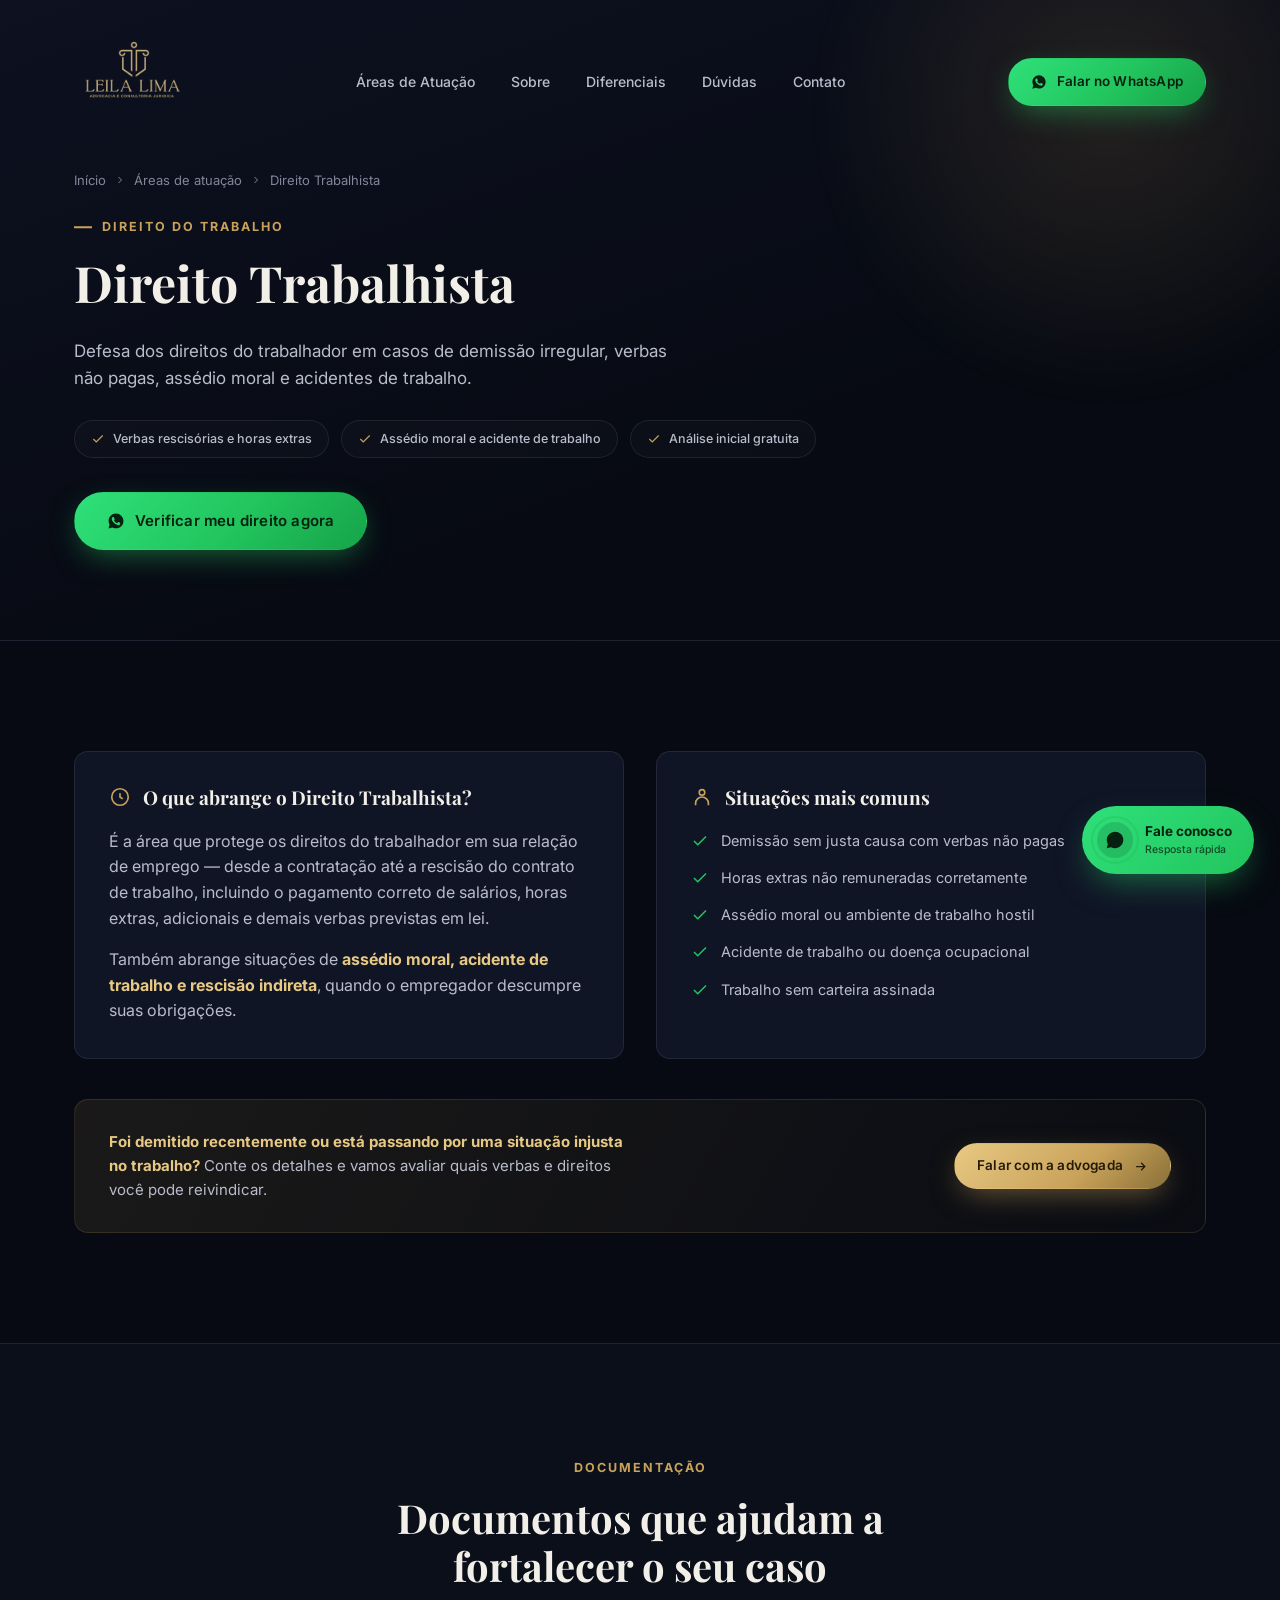
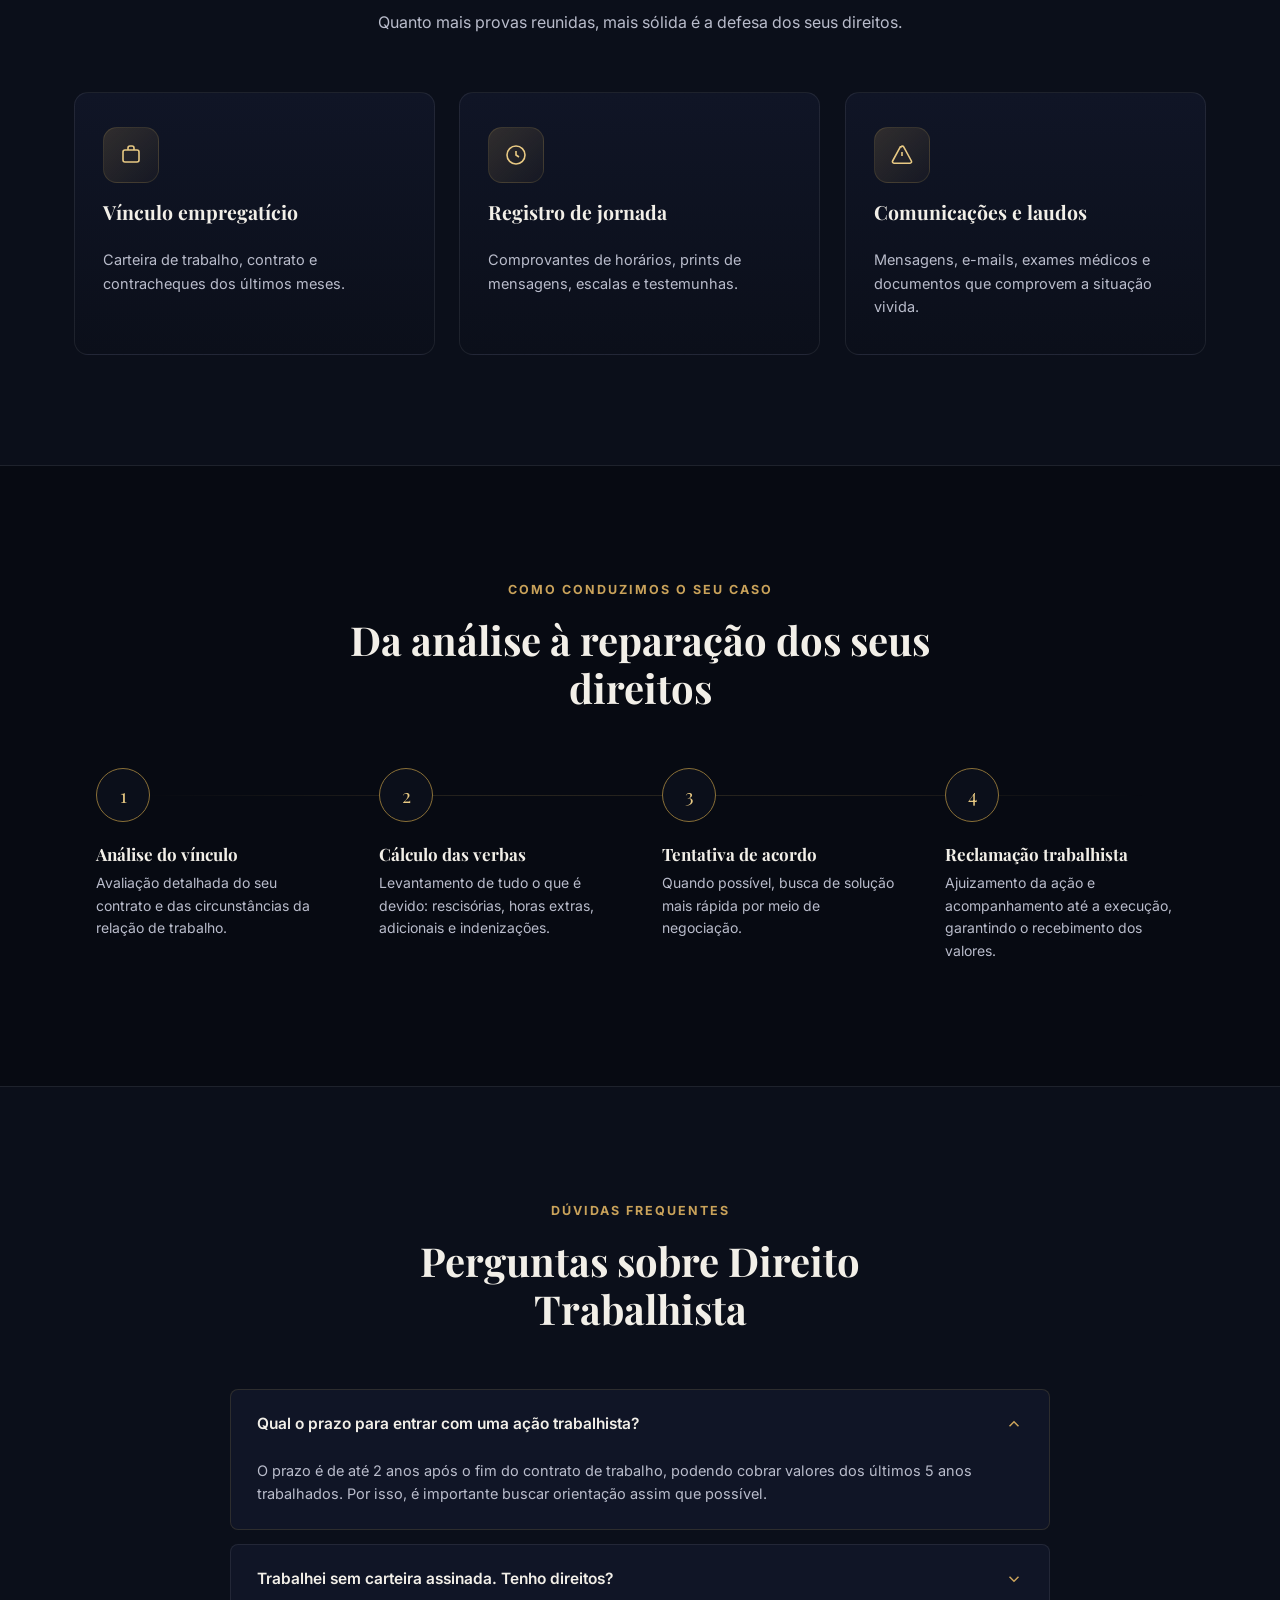
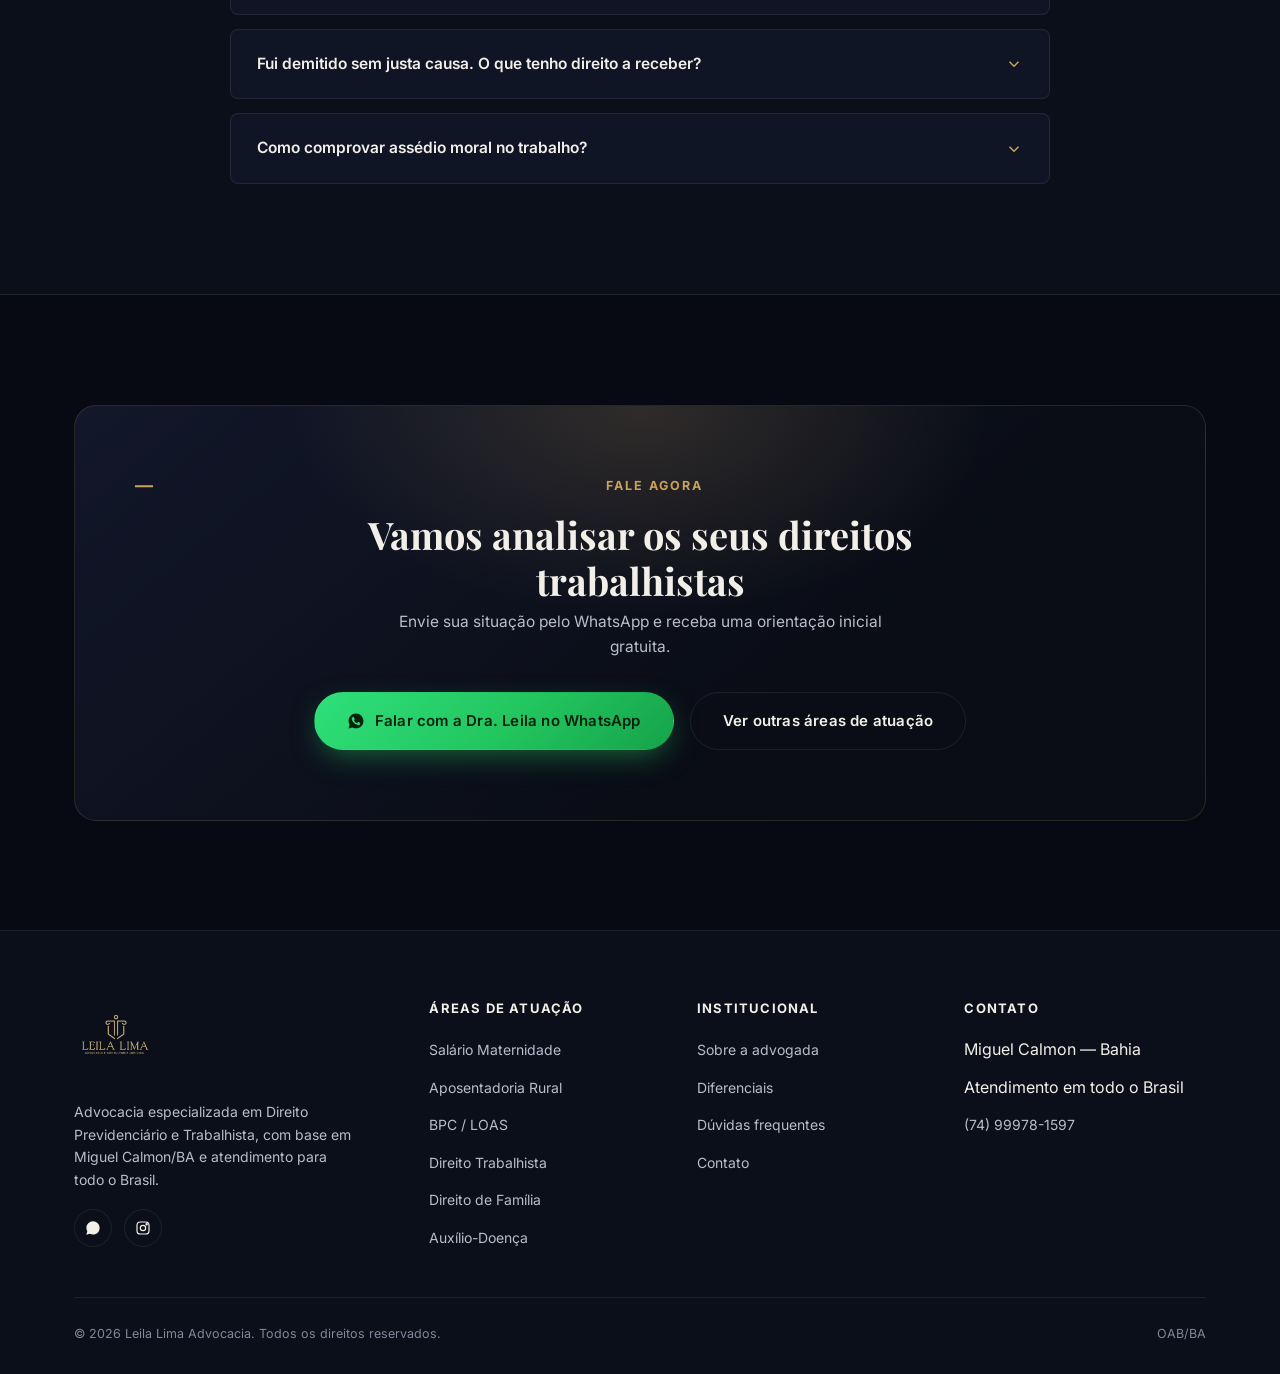
<file: direito-trabalhista.html>
﻿<!doctype html>
<html lang="pt-BR">
<head>
<meta charset="UTF-8">
<meta name="viewport" content="width=device-width, initial-scale=1.0, viewport-fit=cover">
<title>Direito Trabalhista | Leila Lima Advocacia</title>
<meta name="description" content="Verbas rescisórias, horas extras, assédio moral e demais direitos do trabalhador. Conheça a atuação da Dra. Leila Lima em Direito Trabalhista.">
<link rel="icon" href="assets/img/favicon.ico" sizes="any">
<link rel="icon" type="image/png" href="assets/img/favicon-32.png" sizes="32x32">
<link rel="icon" type="image/png" href="assets/img/favicon-16.png" sizes="16x16">
<link rel="apple-touch-icon" href="assets/img/apple-touch-icon.png">
<link rel="preconnect" href="https://fonts.googleapis.com">
<link rel="stylesheet" href="assets/css/style.css">
</head>
<body>

<header class="site-header">
  <div class="container">
    <a href="index.html" class="brand">
      <img src="assets/img/logo.png" alt="Leila Lima Advocacia e Consultoria Jurídica" class="brand-logo" onerror="this.style.display='none';this.nextElementSibling.style.display='flex'">
      <span class="brand-fallback" style="display:none">
        <span class="mark">LL</span>
        <span>Leila Lima<small>Advocacia Especializada</small></span>
      </span>
    </a>
    <nav class="main-nav">
      <a href="index.html#areas">Áreas de Atuação</a>
      <a href="index.html#sobre">Sobre</a>
      <a href="index.html#diferenciais">Diferenciais</a>
      <a href="index.html#faq">Dúvidas</a>
      <a href="index.html#contato">Contato</a>
    </nav>
    <div class="header-actions">
      <a href="https://wa.me/5574999781597?text=Ol%C3%A1%2C%20Dra.%20Leila%21%20Tenho%20d%C3%BAvidas%20sobre%20Direito%20Trabalhista." target="_blank" rel="noopener" class="btn btn-whatsapp btn-sm">
        <svg width="16" height="16" viewBox="0 0 24 24" fill="currentColor"><path d="M12.04 2C6.58 2 2.13 6.45 2.13 11.91c0 1.75.46 3.46 1.32 4.96L2.05 22l5.25-1.38a9.9 9.9 0 0 0 4.74 1.21h.01c5.46 0 9.9-4.45 9.9-9.9 0-2.65-1.03-5.14-2.9-7.01A9.82 9.82 0 0 0 12.04 2zm5.8 14.14c-.24.68-1.4 1.32-1.93 1.4-.5.08-1.12.11-1.8-.11-.42-.13-.96-.31-1.65-.6-2.9-1.25-4.79-4.16-4.94-4.35-.14-.19-1.18-1.57-1.18-3 0-1.42.75-2.13 1.02-2.42.26-.29.57-.36.76-.36.19 0 .38 0 .55.01.18.01.41-.07.64.49.24.58.81 2 .88 2.15.07.15.12.32.02.51-.09.19-.14.31-.28.48-.14.17-.29.37-.42.5-.14.14-.28.29-.12.57.16.28.71 1.17 1.52 1.9 1.05.94 1.93 1.23 2.21 1.37.28.14.44.12.6-.07.16-.19.68-.79.87-1.06.18-.28.36-.23.6-.14.24.09 1.55.73 1.82.86.26.14.44.2.5.32.06.12.06.68-.18 1.35z"/></svg>
        Falar no WhatsApp
      </a>
    </div>
    <button class="nav-toggle" aria-label="Abrir menu"><span></span><span></span><span></span></button>
  </div>
</header>

<div class="mobile-nav">
  <button class="close-btn" aria-label="Fechar menu">✕</button>
  <a href="index.html#areas">Áreas de Atuação</a>
  <a href="index.html#sobre">Sobre</a>
  <a href="index.html#diferenciais">Diferenciais</a>
  <a href="index.html#faq">Dúvidas</a>
  <a href="index.html#contato">Contato</a>
</div>

<section class="page-hero">
  <div class="container">
    <div class="breadcrumb" data-reveal="fade">
      <a href="index.html">Início</a>
      <svg width="12" height="12" viewBox="0 0 24 24" fill="none" stroke="currentColor" stroke-width="2"><path d="M9 6l6 6-6 6"/></svg>
      <a href="index.html#areas">Áreas de atuação</a>
      <svg width="12" height="12" viewBox="0 0 24 24" fill="none" stroke="currentColor" stroke-width="2"><path d="M9 6l6 6-6 6"/></svg>
      <span>Direito Trabalhista</span>
    </div>
    <span class="sec-eyebrow" data-reveal="up">Direito do Trabalho</span>
    <h1 data-reveal="up" style="transition-delay:.08s">Direito Trabalhista</h1>
    <p class="lead" data-reveal="up" style="transition-delay:.16s">
      Defesa dos direitos do trabalhador em casos de demissão irregular, verbas não pagas,
      assédio moral e acidentes de trabalho.
    </p>
    <div class="page-hero-badges" data-reveal="up" style="transition-delay:.24s">
      <span class="badge"><svg width="14" height="14" viewBox="0 0 24 24" fill="none" stroke="currentColor" stroke-width="2"><path d="M20 6L9 17l-5-5"/></svg> Verbas rescisórias e horas extras</span>
      <span class="badge"><svg width="14" height="14" viewBox="0 0 24 24" fill="none" stroke="currentColor" stroke-width="2"><path d="M20 6L9 17l-5-5"/></svg> Assédio moral e acidente de trabalho</span>
      <span class="badge"><svg width="14" height="14" viewBox="0 0 24 24" fill="none" stroke="currentColor" stroke-width="2"><path d="M20 6L9 17l-5-5"/></svg> Análise inicial gratuita</span>
    </div>
    <div class="hero-cta" data-reveal="up" style="margin-top:34px;margin-bottom:0;transition-delay:.3s">
      <a href="https://wa.me/5574999781597?text=Ol%C3%A1%2C%20Dra.%20Leila%21%20Quero%20saber%20sobre%20meus%20direitos%20trabalhistas." target="_blank" rel="noopener" class="btn btn-whatsapp">
        <svg width="18" height="18" viewBox="0 0 24 24" fill="currentColor"><path d="M12.04 2C6.58 2 2.13 6.45 2.13 11.91c0 1.75.46 3.46 1.32 4.96L2.05 22l5.25-1.38a9.9 9.9 0 0 0 4.74 1.21h.01c5.46 0 9.9-4.45 9.9-9.9 0-2.65-1.03-5.14-2.9-7.01A9.82 9.82 0 0 0 12.04 2zm5.8 14.14c-.24.68-1.4 1.32-1.93 1.4-.5.08-1.12.11-1.8-.11-.42-.13-.96-.31-1.65-.6-2.9-1.25-4.79-4.16-4.94-4.35-.14-.19-1.18-1.57-1.18-3 0-1.42.75-2.13 1.02-2.42.26-.29.57-.36.76-.36.19 0 .38 0 .55.01.18.01.41-.07.64.49.24.58.81 2 .88 2.15.07.15.12.32.02.51-.09.19-.14.31-.28.48-.14.17-.29.37-.42.5-.14.14-.28.29-.12.57.16.28.71 1.17 1.52 1.9 1.05.94 1.93 1.23 2.21 1.37.28.14.44.12.6-.07.16-.19.68-.79.87-1.06.18-.28.36-.23.6-.14.24.09 1.55.73 1.82.86.26.14.44.2.5.32.06.12.06.68-.18 1.35z"/></svg>
        Verificar meu direito agora
      </a>
    </div>
  </div>
</section>

<section class="section">
  <div class="container">
    <div class="two-col stagger">
      <div class="info-card" data-reveal="left">
        <h3>
          <svg width="22" height="22" viewBox="0 0 24 24" fill="none" stroke="currentColor" stroke-width="1.8"><circle cx="12" cy="12" r="9"/><path d="M12 8v4l3 2"/></svg>
          O que abrange o Direito Trabalhista?
        </h3>
        <p>É a área que protege os direitos do trabalhador em sua relação de emprego — desde a
        contratação até a rescisão do contrato de trabalho, incluindo o pagamento correto de
        salários, horas extras, adicionais e demais verbas previstas em lei.</p>
        <p style="margin-bottom:0">Também abrange situações de <strong style="color:var(--gold-light)">assédio moral,
        acidente de trabalho e rescisão indireta</strong>, quando o empregador descumpre suas obrigações.</p>
      </div>

      <div class="info-card" data-reveal="right">
        <h3>
          <svg width="22" height="22" viewBox="0 0 24 24" fill="none" stroke="currentColor" stroke-width="1.8"><circle cx="12" cy="7" r="3"/><path d="M5 21v-2a7 7 0 0 1 14 0v2"/></svg>
          Situações mais comuns
        </h3>
        <ul class="check-list">
          <li><svg width="18" height="18" viewBox="0 0 24 24" fill="none" stroke="currentColor" stroke-width="2"><path d="M20 6L9 17l-5-5"/></svg> Demissão sem justa causa com verbas não pagas</li>
          <li><svg width="18" height="18" viewBox="0 0 24 24" fill="none" stroke="currentColor" stroke-width="2"><path d="M20 6L9 17l-5-5"/></svg> Horas extras não remuneradas corretamente</li>
          <li><svg width="18" height="18" viewBox="0 0 24 24" fill="none" stroke="currentColor" stroke-width="2"><path d="M20 6L9 17l-5-5"/></svg> Assédio moral ou ambiente de trabalho hostil</li>
          <li><svg width="18" height="18" viewBox="0 0 24 24" fill="none" stroke="currentColor" stroke-width="2"><path d="M20 6L9 17l-5-5"/></svg> Acidente de trabalho ou doença ocupacional</li>
          <li><svg width="18" height="18" viewBox="0 0 24 24" fill="none" stroke="currentColor" stroke-width="2"><path d="M20 6L9 17l-5-5"/></svg> Trabalho sem carteira assinada</li>
        </ul>
      </div>
    </div>

    <div class="value-callout" data-reveal="up">
      <p><strong>Foi demitido recentemente ou está passando por uma situação injusta no trabalho?</strong>
      Conte os detalhes e vamos avaliar quais verbas e direitos você pode reivindicar.</p>
      <a href="https://wa.me/5574999781597?text=Ol%C3%A1%2C%20Dra.%20Leila%21%20Quero%20saber%20sobre%20meus%20direitos%20trabalhistas." target="_blank" rel="noopener" class="btn btn-gold btn-sm">
        Falar com a advogada
        <svg width="15" height="15" viewBox="0 0 24 24" fill="none" stroke="currentColor" stroke-width="2"><path d="M5 12h14M13 6l6 6-6 6"/></svg>
      </a>
    </div>
  </div>
</section>

<section class="section section-alt">
  <div class="container">
    <div class="sec-head center" data-reveal="up">
      <span class="sec-eyebrow">Documentação</span>
      <h2>Documentos que ajudam a fortalecer o seu caso</h2>
      <p>Quanto mais provas reunidas, mais sólida é a defesa dos seus direitos.</p>
    </div>
    <div class="areas-grid areas-grid-3 stagger">
      <div class="area-card" data-reveal="up" style="cursor:default">
        <div class="area-icon"><svg width="24" height="24" viewBox="0 0 24 24" fill="none" stroke="currentColor" stroke-width="1.6"><rect x="4" y="7" width="16" height="12" rx="2"/><path d="M9 7V5a2 2 0 0 1 2-2h2a2 2 0 0 1 2 2v2"/></svg></div>
        <h3>Vínculo empregatício</h3>
        <p>Carteira de trabalho, contrato e contracheques dos últimos meses.</p>
      </div>
      <div class="area-card" data-reveal="up" style="cursor:default">
        <div class="area-icon"><svg width="24" height="24" viewBox="0 0 24 24" fill="none" stroke="currentColor" stroke-width="1.6"><path d="M12 8v4l3 2"/><circle cx="12" cy="12" r="9"/></svg></div>
        <h3>Registro de jornada</h3>
        <p>Comprovantes de horários, prints de mensagens, escalas e testemunhas.</p>
      </div>
      <div class="area-card" data-reveal="up" style="cursor:default">
        <div class="area-icon"><svg width="24" height="24" viewBox="0 0 24 24" fill="none" stroke="currentColor" stroke-width="1.6"><path d="M12 9v4M12 17h.01"/><path d="M10.3 3.9L2.6 18a1.5 1.5 0 0 0 1.3 2.2h16.2a1.5 1.5 0 0 0 1.3-2.2L13.7 3.9a1.5 1.5 0 0 0-2.6 0z"/></svg></div>
        <h3>Comunicações e laudos</h3>
        <p>Mensagens, e-mails, exames médicos e documentos que comprovem a situação vivida.</p>
      </div>
    </div>
  </div>
</section>

<section class="section">
  <div class="container">
    <div class="sec-head center" data-reveal="up">
      <span class="sec-eyebrow">Como conduzimos o seu caso</span>
      <h2>Da análise à reparação dos seus direitos</h2>
    </div>
    <div class="steps stagger">
      <div class="step" data-reveal="up">
        <div class="step-num">1</div>
        <h3>Análise do vínculo</h3>
        <p>Avaliação detalhada do seu contrato e das circunstâncias da relação de trabalho.</p>
      </div>
      <div class="step" data-reveal="up">
        <div class="step-num">2</div>
        <h3>Cálculo das verbas</h3>
        <p>Levantamento de tudo o que é devido: rescisórias, horas extras, adicionais e indenizações.</p>
      </div>
      <div class="step" data-reveal="up">
        <div class="step-num">3</div>
        <h3>Tentativa de acordo</h3>
        <p>Quando possível, busca de solução mais rápida por meio de negociação.</p>
      </div>
      <div class="step" data-reveal="up">
        <div class="step-num">4</div>
        <h3>Reclamação trabalhista</h3>
        <p>Ajuizamento da ação e acompanhamento até a execução, garantindo o recebimento dos valores.</p>
      </div>
    </div>
  </div>
</section>

<section class="section section-alt" id="faq">
  <div class="container">
    <div class="sec-head center" data-reveal="up">
      <span class="sec-eyebrow">Dúvidas frequentes</span>
      <h2>Perguntas sobre Direito Trabalhista</h2>
    </div>
    <div class="faq-list" data-reveal="up">
      <div class="faq-item active">
        <div class="faq-question">Qual o prazo para entrar com uma ação trabalhista?
          <svg width="18" height="18" viewBox="0 0 24 24" fill="none" stroke="currentColor" stroke-width="2"><path d="M6 9l6 6 6-6"/></svg>
        </div>
        <div class="faq-answer" style="max-height:200px"><div class="faq-answer-inner">O prazo é de até 2 anos após o fim do contrato de trabalho, podendo cobrar valores dos últimos 5 anos trabalhados. Por isso, é importante buscar orientação assim que possível.</div></div>
      </div>
      <div class="faq-item">
        <div class="faq-question">Trabalhei sem carteira assinada. Tenho direitos?
          <svg width="18" height="18" viewBox="0 0 24 24" fill="none" stroke="currentColor" stroke-width="2"><path d="M6 9l6 6 6-6"/></svg>
        </div>
        <div class="faq-answer"><div class="faq-answer-inner">Sim. Mesmo sem registro, é possível comprovar o vínculo empregatício por testemunhas, mensagens, pagamentos e outros meios, garantindo o reconhecimento dos direitos trabalhistas.</div></div>
      </div>
      <div class="faq-item">
        <div class="faq-question">Fui demitido sem justa causa. O que tenho direito a receber?
          <svg width="18" height="18" viewBox="0 0 24 24" fill="none" stroke="currentColor" stroke-width="2"><path d="M6 9l6 6 6-6"/></svg>
        </div>
        <div class="faq-answer"><div class="faq-answer-inner">Em geral: saldo de salário, aviso prévio, 13º proporcional, férias proporcionais e vencidas com 1/3, FGTS com multa de 40% e seguro-desemprego, quando aplicável. O valor exato depende do seu caso.</div></div>
      </div>
      <div class="faq-item">
        <div class="faq-question">Como comprovar assédio moral no trabalho?
          <svg width="18" height="18" viewBox="0 0 24 24" fill="none" stroke="currentColor" stroke-width="2"><path d="M6 9l6 6 6-6"/></svg>
        </div>
        <div class="faq-answer"><div class="faq-answer-inner">Por meio de testemunhas, mensagens, e-mails, gravações e relatórios médicos que demonstrem o impacto psicológico. Cada detalhe reunido fortalece a comprovação da conduta abusiva.</div></div>
      </div>
    </div>
  </div>
</section>

<section class="section">
  <div class="container">
    <div class="cta-final" data-reveal="scale">
      <span class="sec-eyebrow center" style="display:block;text-align:center">Fale agora</span>
      <h2>Vamos analisar os seus direitos trabalhistas</h2>
      <p>Envie sua situação pelo WhatsApp e receba uma orientação inicial gratuita.</p>
      <div class="btn-row">
        <a href="https://wa.me/5574999781597?text=Ol%C3%A1%2C%20Dra.%20Leila%21%20Quero%20saber%20sobre%20meus%20direitos%20trabalhistas." target="_blank" rel="noopener" class="btn btn-whatsapp">
          <svg width="18" height="18" viewBox="0 0 24 24" fill="currentColor"><path d="M12.04 2C6.58 2 2.13 6.45 2.13 11.91c0 1.75.46 3.46 1.32 4.96L2.05 22l5.25-1.38a9.9 9.9 0 0 0 4.74 1.21h.01c5.46 0 9.9-4.45 9.9-9.9 0-2.65-1.03-5.14-2.9-7.01A9.82 9.82 0 0 0 12.04 2zm5.8 14.14c-.24.68-1.4 1.32-1.93 1.4-.5.08-1.12.11-1.8-.11-.42-.13-.96-.31-1.65-.6-2.9-1.25-4.79-4.16-4.94-4.35-.14-.19-1.18-1.57-1.18-3 0-1.42.75-2.13 1.02-2.42.26-.29.57-.36.76-.36.19 0 .38 0 .55.01.18.01.41-.07.64.49.24.58.81 2 .88 2.15.07.15.12.32.02.51-.09.19-.14.31-.28.48-.14.17-.29.37-.42.5-.14.14-.28.29-.12.57.16.28.71 1.17 1.52 1.9 1.05.94 1.93 1.23 2.21 1.37.28.14.44.12.6-.07.16-.19.68-.79.87-1.06.18-.28.36-.23.6-.14.24.09 1.55.73 1.82.86.26.14.44.2.5.32.06.12.06.68-.18 1.35z"/></svg>
          Falar com a Dra. Leila no WhatsApp
        </a>
        <a href="index.html#areas" class="btn btn-outline">Ver outras áreas de atuação</a>
      </div>
    </div>
  </div>
</section>

<footer class="site-footer">
  <div class="container">
    <div class="footer-grid">
      <div class="footer-brand">
        <a href="index.html" class="brand"><img src="assets/img/logo.png" alt="Leila Lima Advocacia e Consultoria Jurídica" class="brand-logo" onerror="this.style.display='none';this.nextElementSibling.style.display='flex'"><span class="brand-fallback" style="display:none"><span class="mark">LL</span><span>Leila Lima<small>Advocacia Especializada</small></span></span></a>
        <p>Advocacia especializada em Direito Previdenciário e Trabalhista, com base em Miguel Calmon/BA e atendimento para todo o Brasil.</p>
        <div class="footer-social">
          <a href="https://wa.me/5574999781597" target="_blank" rel="noopener" aria-label="WhatsApp">
            <svg width="16" height="16" viewBox="0 0 24 24" fill="currentColor"><path d="M12.04 2C6.58 2 2.13 6.45 2.13 11.91c0 1.75.46 3.46 1.32 4.96L2.05 22l5.25-1.38a9.9 9.9 0 0 0 4.74 1.21h.01c5.46 0 9.9-4.45 9.9-9.9 0-2.65-1.03-5.14-2.9-7.01A9.82 9.82 0 0 0 12.04 2z"/></svg>
          </a>
          <a href="https://www.instagram.com/leilalimaadvocacia/" target="_blank" rel="noopener" aria-label="Instagram">
            <svg width="16" height="16" viewBox="0 0 24 24" fill="none" stroke="currentColor" stroke-width="1.8"><rect x="3" y="3" width="18" height="18" rx="5"/><circle cx="12" cy="12" r="4"/><circle cx="17.5" cy="6.5" r="1"/></svg>
          </a>
        </div>
      </div>
      <div class="footer-col">
        <h4>Áreas de atuação</h4>
        <ul>
          <li><a href="salario-maternidade.html">Salário Maternidade</a></li>
          <li><a href="aposentadoria-rural.html">Aposentadoria Rural</a></li>
          <li><a href="bpc-loas.html">BPC / LOAS</a></li>
          <li><a href="direito-trabalhista.html">Direito Trabalhista</a></li>
          <li><a href="direito-familia.html">Direito de Família</a></li>
          <li><a href="auxilio-doenca.html">Auxílio-Doença</a></li>
        </ul>
      </div>
      <div class="footer-col">
        <h4>Institucional</h4>
        <ul>
          <li><a href="index.html#sobre">Sobre a advogada</a></li>
          <li><a href="index.html#diferenciais">Diferenciais</a></li>
          <li><a href="index.html#faq">Dúvidas frequentes</a></li>
          <li><a href="index.html#contato">Contato</a></li>
        </ul>
      </div>
      <div class="footer-col">
        <h4>Contato</h4>
        <ul>
          <li>Miguel Calmon — Bahia</li>
          <li>Atendimento em todo o Brasil</li>
          <li><a href="https://wa.me/5574999781597" target="_blank" rel="noopener">(74) 99978-1597</a></li>
        </ul>
      </div>
    </div>
    <div class="footer-bottom">
      <span>© 2026 Leila Lima Advocacia. Todos os direitos reservados.</span>
      <span>OAB/BA</span>
    </div>
  </div>
</footer>

<a href="https://wa.me/5574999781597?text=Ol%C3%A1%2C%20Dra.%20Leila%21%20Tenho%20d%C3%BAvidas%20sobre%20Direito%20Trabalhista." target="_blank" rel="noopener" class="whatsapp-float">
  <span class="wa-icon-wrap">
    <svg width="20" height="20" viewBox="0 0 24 24" fill="#06210f"><path d="M12.04 2C6.58 2 2.13 6.45 2.13 11.91c0 1.75.46 3.46 1.32 4.96L2.05 22l5.25-1.38a9.9 9.9 0 0 0 4.74 1.21h.01c5.46 0 9.9-4.45 9.9-9.9 0-2.65-1.03-5.14-2.9-7.01A9.82 9.82 0 0 0 12.04 2z"/></svg>
  </span>
  <span>Fale conosco<span class="wa-sub">Resposta rápida</span></span>
</a>

<script src="assets/js/main.js"></script>
</body>
</html>
</file>
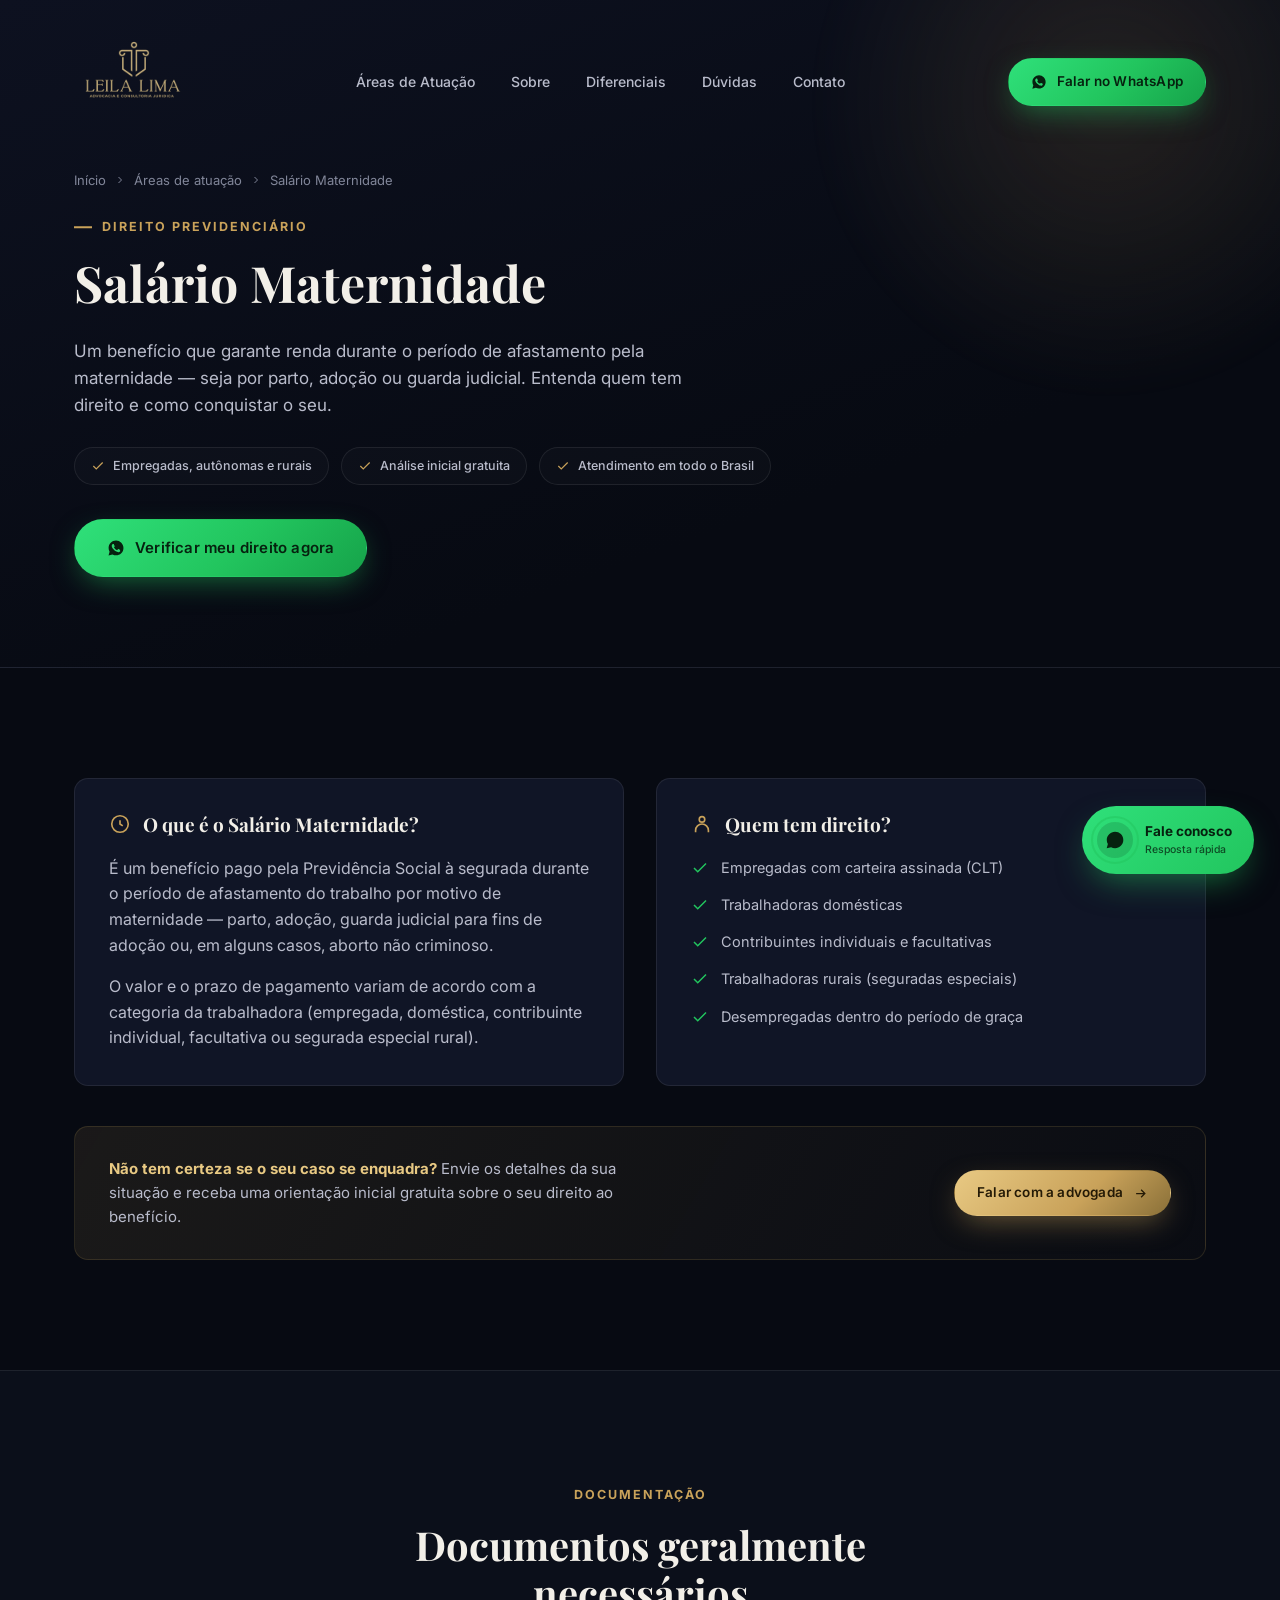
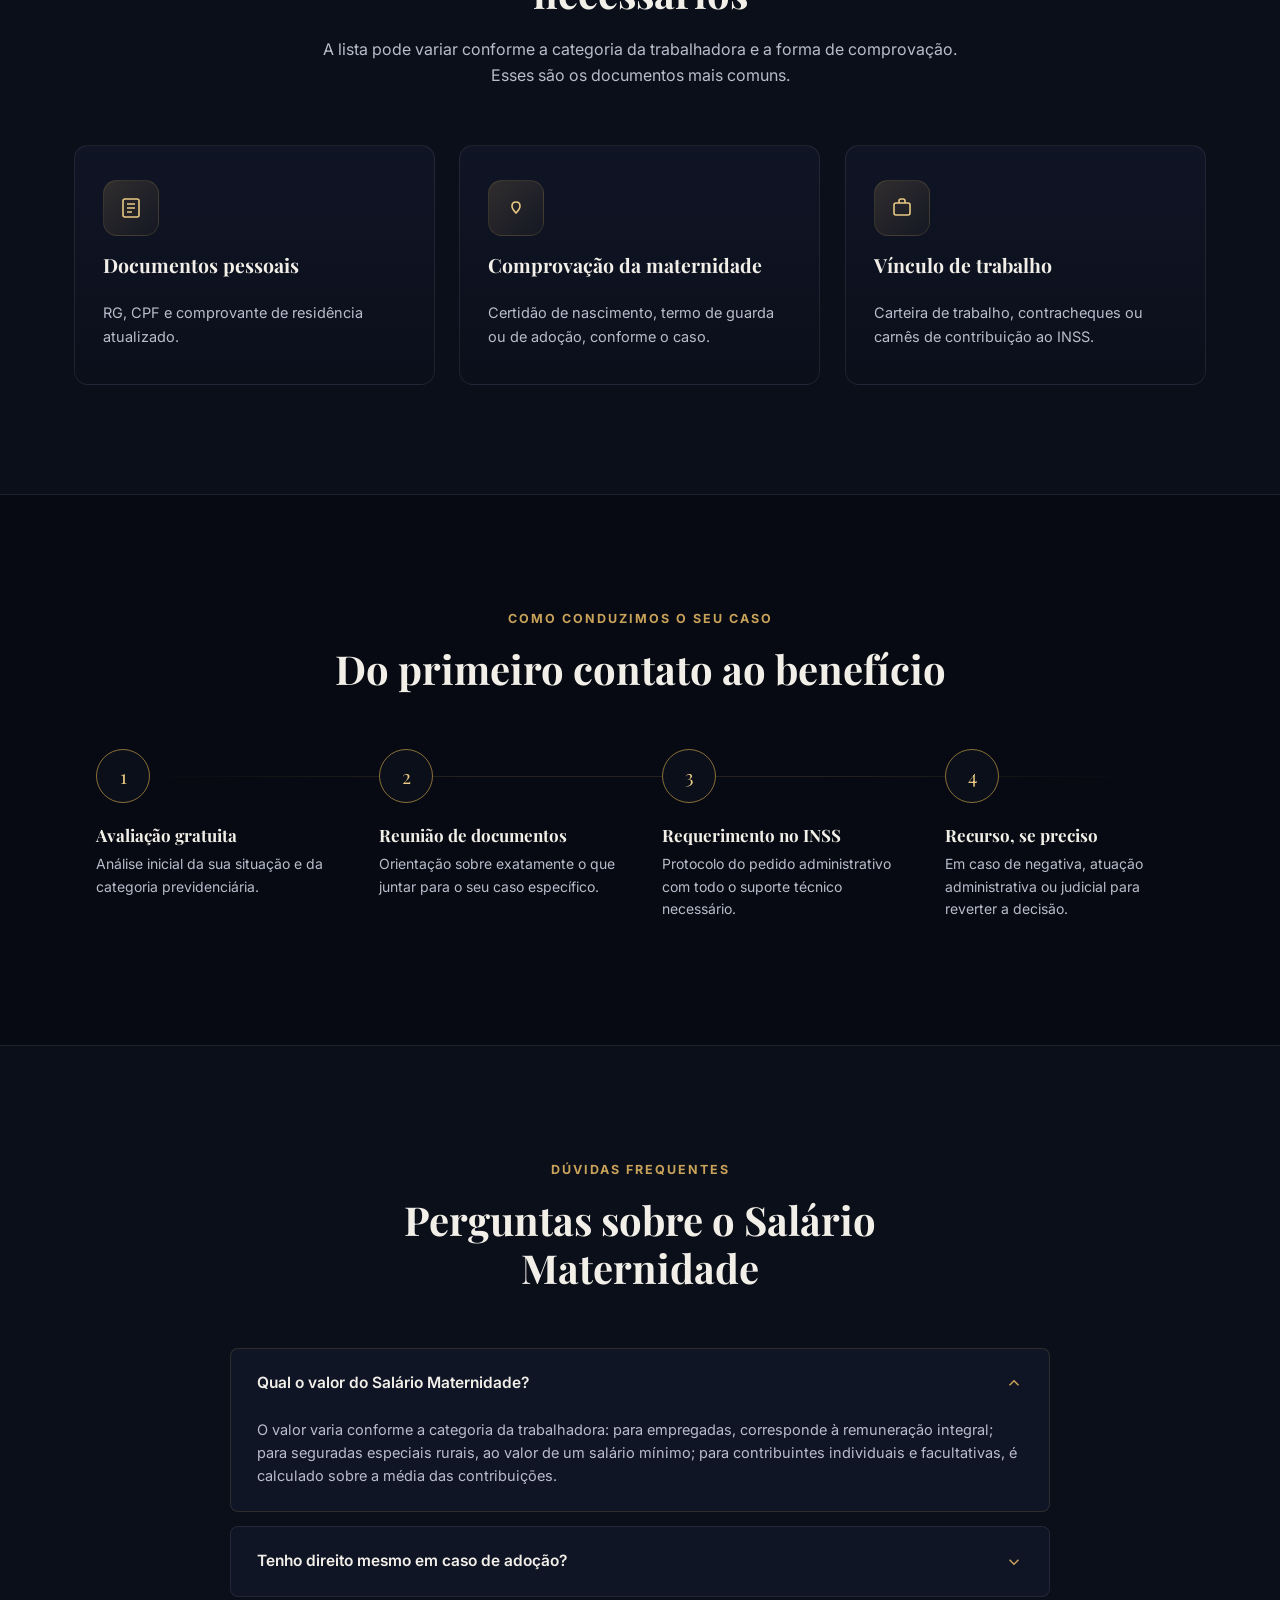
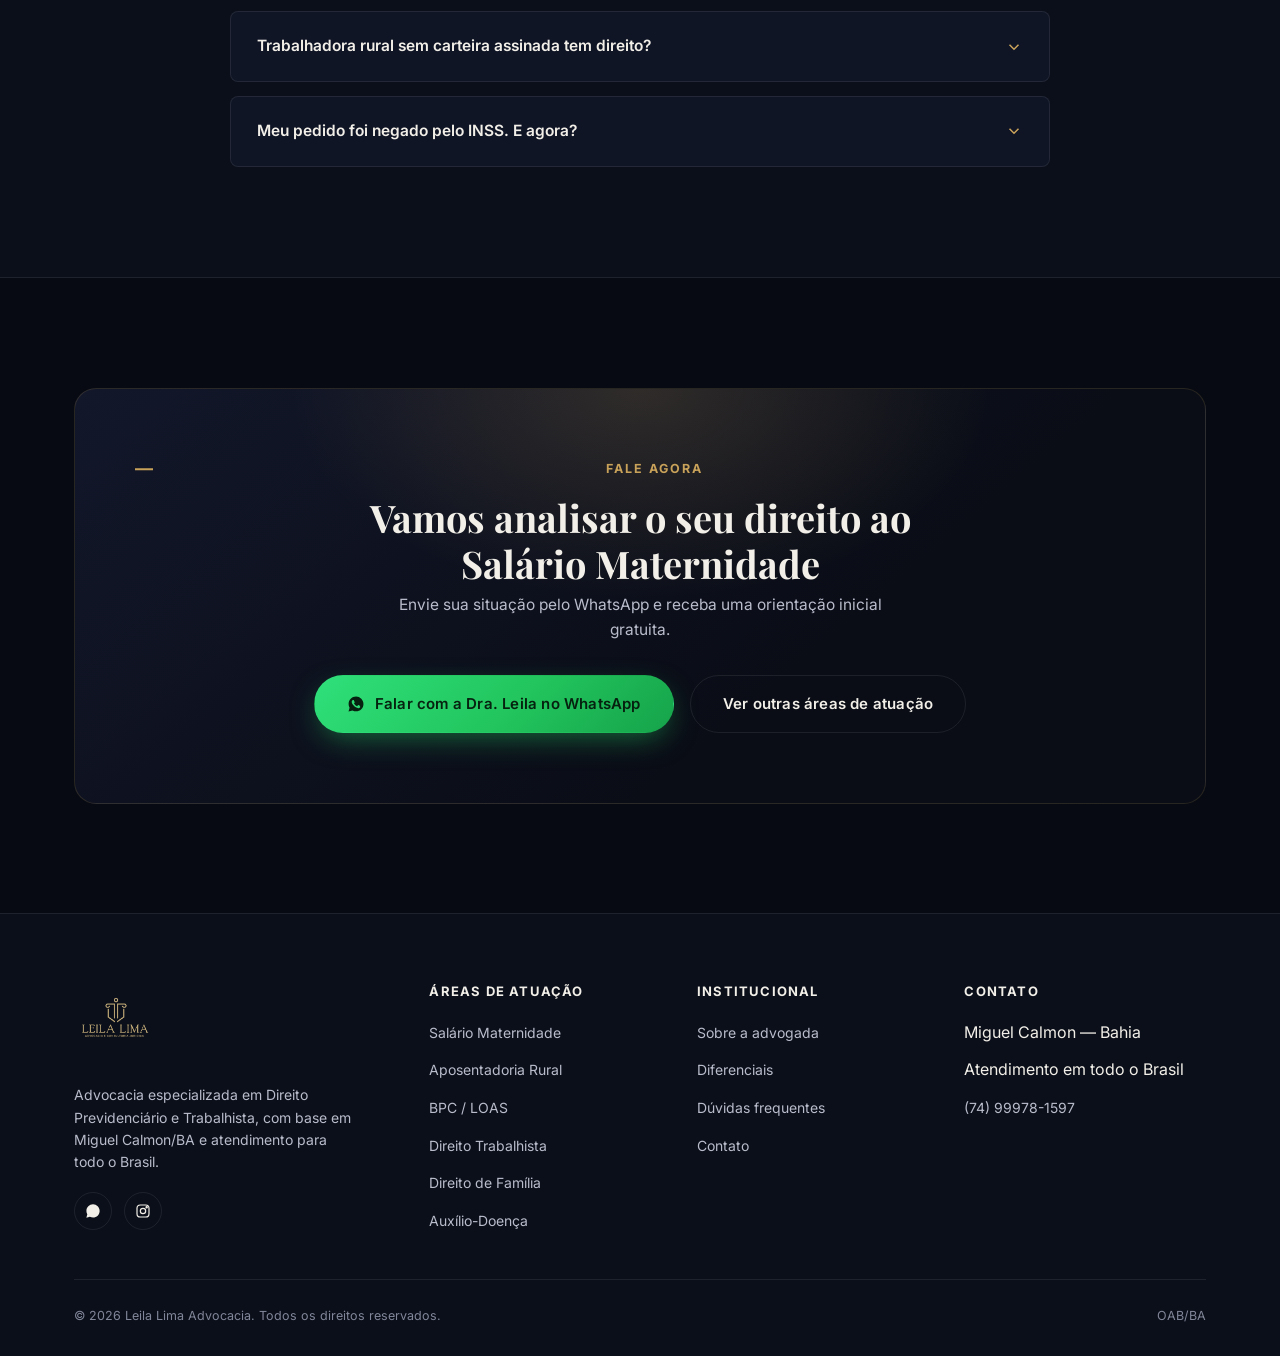
<file: salario-maternidade.html>
﻿<!doctype html>
<html lang="pt-BR">
<head>
<meta charset="UTF-8">
<meta name="viewport" content="width=device-width, initial-scale=1.0, viewport-fit=cover">
<title>Salário Maternidade | Leila Lima Advocacia</title>
<meta name="description" content="Saiba quem tem direito ao Salário Maternidade, quais documentos são necessários e como a Dra. Leila Lima pode te ajudar a conquistar esse benefício.">
<link rel="icon" href="assets/img/favicon.ico" sizes="any">
<link rel="icon" type="image/png" href="assets/img/favicon-32.png" sizes="32x32">
<link rel="icon" type="image/png" href="assets/img/favicon-16.png" sizes="16x16">
<link rel="apple-touch-icon" href="assets/img/apple-touch-icon.png">
<link rel="preconnect" href="https://fonts.googleapis.com">
<link rel="stylesheet" href="assets/css/style.css">
</head>
<body>

<!-- ===================== HEADER ===================== -->
<header class="site-header">
  <div class="container">
    <a href="index.html" class="brand">
      <img src="assets/img/logo.png" alt="Leila Lima Advocacia e Consultoria Jurídica" class="brand-logo" onerror="this.style.display='none';this.nextElementSibling.style.display='flex'">
      <span class="brand-fallback" style="display:none">
        <span class="mark">LL</span>
        <span>Leila Lima<small>Advocacia Especializada</small></span>
      </span>
    </a>

    <nav class="main-nav">
      <a href="index.html#areas">Áreas de Atuação</a>
      <a href="index.html#sobre">Sobre</a>
      <a href="index.html#diferenciais">Diferenciais</a>
      <a href="index.html#faq">Dúvidas</a>
      <a href="index.html#contato">Contato</a>
    </nav>

    <div class="header-actions">
      <a href="https://wa.me/5574999781597?text=Ol%C3%A1%2C%20Dra.%20Leila%21%20Tenho%20d%C3%BAvidas%20sobre%20o%20Sal%C3%A1rio%20Maternidade." target="_blank" rel="noopener" class="btn btn-whatsapp btn-sm">
        <svg width="16" height="16" viewBox="0 0 24 24" fill="currentColor"><path d="M12.04 2C6.58 2 2.13 6.45 2.13 11.91c0 1.75.46 3.46 1.32 4.96L2.05 22l5.25-1.38a9.9 9.9 0 0 0 4.74 1.21h.01c5.46 0 9.9-4.45 9.9-9.9 0-2.65-1.03-5.14-2.9-7.01A9.82 9.82 0 0 0 12.04 2zm5.8 14.14c-.24.68-1.4 1.32-1.93 1.4-.5.08-1.12.11-1.8-.11-.42-.13-.96-.31-1.65-.6-2.9-1.25-4.79-4.16-4.94-4.35-.14-.19-1.18-1.57-1.18-3 0-1.42.75-2.13 1.02-2.42.26-.29.57-.36.76-.36.19 0 .38 0 .55.01.18.01.41-.07.64.49.24.58.81 2 .88 2.15.07.15.12.32.02.51-.09.19-.14.31-.28.48-.14.17-.29.37-.42.5-.14.14-.28.29-.12.57.16.28.71 1.17 1.52 1.9 1.05.94 1.93 1.23 2.21 1.37.28.14.44.12.6-.07.16-.19.68-.79.87-1.06.18-.28.36-.23.6-.14.24.09 1.55.73 1.82.86.26.14.44.2.5.32.06.12.06.68-.18 1.35z"/></svg>
        Falar no WhatsApp
      </a>
    </div>

    <button class="nav-toggle" aria-label="Abrir menu"><span></span><span></span><span></span></button>
  </div>
</header>

<div class="mobile-nav">
  <button class="close-btn" aria-label="Fechar menu">✕</button>
  <a href="index.html#areas">Áreas de Atuação</a>
  <a href="index.html#sobre">Sobre</a>
  <a href="index.html#diferenciais">Diferenciais</a>
  <a href="index.html#faq">Dúvidas</a>
  <a href="index.html#contato">Contato</a>
</div>

<!-- ===================== PAGE HERO ===================== -->
<section class="page-hero">
  <div class="container">
    <div class="breadcrumb" data-reveal="fade">
      <a href="index.html">Início</a>
      <svg width="12" height="12" viewBox="0 0 24 24" fill="none" stroke="currentColor" stroke-width="2"><path d="M9 6l6 6-6 6"/></svg>
      <a href="index.html#areas">Áreas de atuação</a>
      <svg width="12" height="12" viewBox="0 0 24 24" fill="none" stroke="currentColor" stroke-width="2"><path d="M9 6l6 6-6 6"/></svg>
      <span>Salário Maternidade</span>
    </div>
    <span class="sec-eyebrow" data-reveal="up">Direito Previdenciário</span>
    <h1 data-reveal="up" style="transition-delay:.08s">Salário Maternidade</h1>
    <p class="lead" data-reveal="up" style="transition-delay:.16s">
      Um benefício que garante renda durante o período de afastamento pela maternidade —
      seja por parto, adoção ou guarda judicial. Entenda quem tem direito e como conquistar o seu.
    </p>
    <div class="page-hero-badges" data-reveal="up" style="transition-delay:.24s">
      <span class="badge"><svg width="14" height="14" viewBox="0 0 24 24" fill="none" stroke="currentColor" stroke-width="2"><path d="M20 6L9 17l-5-5"/></svg> Empregadas, autônomas e rurais</span>
      <span class="badge"><svg width="14" height="14" viewBox="0 0 24 24" fill="none" stroke="currentColor" stroke-width="2"><path d="M20 6L9 17l-5-5"/></svg> Análise inicial gratuita</span>
      <span class="badge"><svg width="14" height="14" viewBox="0 0 24 24" fill="none" stroke="currentColor" stroke-width="2"><path d="M20 6L9 17l-5-5"/></svg> Atendimento em todo o Brasil</span>
    </div>
    <div class="hero-cta" data-reveal="up" style="margin-top:34px;margin-bottom:0;transition-delay:.3s">
      <a href="https://wa.me/5574999781597?text=Ol%C3%A1%2C%20Dra.%20Leila%21%20Quero%20saber%20se%20tenho%20direito%20ao%20Sal%C3%A1rio%20Maternidade." target="_blank" rel="noopener" class="btn btn-whatsapp">
        <svg width="18" height="18" viewBox="0 0 24 24" fill="currentColor"><path d="M12.04 2C6.58 2 2.13 6.45 2.13 11.91c0 1.75.46 3.46 1.32 4.96L2.05 22l5.25-1.38a9.9 9.9 0 0 0 4.74 1.21h.01c5.46 0 9.9-4.45 9.9-9.9 0-2.65-1.03-5.14-2.9-7.01A9.82 9.82 0 0 0 12.04 2zm5.8 14.14c-.24.68-1.4 1.32-1.93 1.4-.5.08-1.12.11-1.8-.11-.42-.13-.96-.31-1.65-.6-2.9-1.25-4.79-4.16-4.94-4.35-.14-.19-1.18-1.57-1.18-3 0-1.42.75-2.13 1.02-2.42.26-.29.57-.36.76-.36.19 0 .38 0 .55.01.18.01.41-.07.64.49.24.58.81 2 .88 2.15.07.15.12.32.02.51-.09.19-.14.31-.28.48-.14.17-.29.37-.42.5-.14.14-.28.29-.12.57.16.28.71 1.17 1.52 1.9 1.05.94 1.93 1.23 2.21 1.37.28.14.44.12.6-.07.16-.19.68-.79.87-1.06.18-.28.36-.23.6-.14.24.09 1.55.73 1.82.86.26.14.44.2.5.32.06.12.06.68-.18 1.35z"/></svg>
        Verificar meu direito agora
      </a>
    </div>
  </div>
</section>

<!-- ===================== O QUE É / QUEM TEM DIREITO ===================== -->
<section class="section">
  <div class="container">
    <div class="two-col stagger">
      <div class="info-card" data-reveal="left">
        <h3>
          <svg width="22" height="22" viewBox="0 0 24 24" fill="none" stroke="currentColor" stroke-width="1.8"><circle cx="12" cy="12" r="9"/><path d="M12 8v4l3 2"/></svg>
          O que é o Salário Maternidade?
        </h3>
        <p>É um benefício pago pela Previdência Social à segurada durante o período de afastamento
        do trabalho por motivo de maternidade — parto, adoção, guarda judicial para fins de adoção
        ou, em alguns casos, aborto não criminoso.</p>
        <p style="margin-bottom:0">O valor e o prazo de pagamento variam de acordo com a categoria da
        trabalhadora (empregada, doméstica, contribuinte individual, facultativa ou segurada especial rural).</p>
      </div>

      <div class="info-card" data-reveal="right">
        <h3>
          <svg width="22" height="22" viewBox="0 0 24 24" fill="none" stroke="currentColor" stroke-width="1.8"><circle cx="12" cy="7" r="3"/><path d="M5 21v-2a7 7 0 0 1 14 0v2"/></svg>
          Quem tem direito?
        </h3>
        <ul class="check-list">
          <li><svg width="18" height="18" viewBox="0 0 24 24" fill="none" stroke="currentColor" stroke-width="2"><path d="M20 6L9 17l-5-5"/></svg> Empregadas com carteira assinada (CLT)</li>
          <li><svg width="18" height="18" viewBox="0 0 24 24" fill="none" stroke="currentColor" stroke-width="2"><path d="M20 6L9 17l-5-5"/></svg> Trabalhadoras domésticas</li>
          <li><svg width="18" height="18" viewBox="0 0 24 24" fill="none" stroke="currentColor" stroke-width="2"><path d="M20 6L9 17l-5-5"/></svg> Contribuintes individuais e facultativas</li>
          <li><svg width="18" height="18" viewBox="0 0 24 24" fill="none" stroke="currentColor" stroke-width="2"><path d="M20 6L9 17l-5-5"/></svg> Trabalhadoras rurais (seguradas especiais)</li>
          <li><svg width="18" height="18" viewBox="0 0 24 24" fill="none" stroke="currentColor" stroke-width="2"><path d="M20 6L9 17l-5-5"/></svg> Desempregadas dentro do período de graça</li>
        </ul>
      </div>
    </div>

    <div class="value-callout" data-reveal="up">
      <p><strong>Não tem certeza se o seu caso se enquadra?</strong> Envie os detalhes da sua situação
      e receba uma orientação inicial gratuita sobre o seu direito ao benefício.</p>
      <a href="https://wa.me/5574999781597?text=Ol%C3%A1%2C%20Dra.%20Leila%21%20Quero%20saber%20se%20tenho%20direito%20ao%20Sal%C3%A1rio%20Maternidade." target="_blank" rel="noopener" class="btn btn-gold btn-sm">
        Falar com a advogada
        <svg width="15" height="15" viewBox="0 0 24 24" fill="none" stroke="currentColor" stroke-width="2"><path d="M5 12h14M13 6l6 6-6 6"/></svg>
      </a>
    </div>
  </div>
</section>

<!-- ===================== DOCUMENTOS ===================== -->
<section class="section section-alt">
  <div class="container">
    <div class="sec-head center" data-reveal="up">
      <span class="sec-eyebrow">Documentação</span>
      <h2>Documentos geralmente necessários</h2>
      <p>A lista pode variar conforme a categoria da trabalhadora e a forma de comprovação. Esses são os documentos mais comuns.</p>
    </div>
    <div class="areas-grid areas-grid-3 stagger">
      <div class="area-card" data-reveal="up" style="cursor:default">
        <div class="area-icon"><svg width="24" height="24" viewBox="0 0 24 24" fill="none" stroke="currentColor" stroke-width="1.6"><rect x="4" y="3" width="16" height="18" rx="2"/><path d="M8 8h8M8 12h8M8 16h5"/></svg></div>
        <h3>Documentos pessoais</h3>
        <p>RG, CPF e comprovante de residência atualizado.</p>
      </div>
      <div class="area-card" data-reveal="up" style="cursor:default">
        <div class="area-icon"><svg width="24" height="24" viewBox="0 0 24 24" fill="none" stroke="currentColor" stroke-width="1.6"><path d="M12 6c-2.2 0-4 1.6-4 4 0 3 2 5 4 7 2-2 4-4 4-7 0-2.4-1.8-4-4-4z"/></svg></div>
        <h3>Comprovação da maternidade</h3>
        <p>Certidão de nascimento, termo de guarda ou de adoção, conforme o caso.</p>
      </div>
      <div class="area-card" data-reveal="up" style="cursor:default">
        <div class="area-icon"><svg width="24" height="24" viewBox="0 0 24 24" fill="none" stroke="currentColor" stroke-width="1.6"><rect x="4" y="7" width="16" height="12" rx="2"/><path d="M9 7V5a2 2 0 0 1 2-2h2a2 2 0 0 1 2 2v2"/></svg></div>
        <h3>Vínculo de trabalho</h3>
        <p>Carteira de trabalho, contracheques ou carnês de contribuição ao INSS.</p>
      </div>
    </div>
  </div>
</section>

<!-- ===================== COMO AJUDAMOS ===================== -->
<section class="section">
  <div class="container">
    <div class="sec-head center" data-reveal="up">
      <span class="sec-eyebrow">Como conduzimos o seu caso</span>
      <h2>Do primeiro contato ao benefício</h2>
    </div>
    <div class="steps stagger">
      <div class="step" data-reveal="up">
        <div class="step-num">1</div>
        <h3>Avaliação gratuita</h3>
        <p>Análise inicial da sua situação e da categoria previdenciária.</p>
      </div>
      <div class="step" data-reveal="up">
        <div class="step-num">2</div>
        <h3>Reunião de documentos</h3>
        <p>Orientação sobre exatamente o que juntar para o seu caso específico.</p>
      </div>
      <div class="step" data-reveal="up">
        <div class="step-num">3</div>
        <h3>Requerimento no INSS</h3>
        <p>Protocolo do pedido administrativo com todo o suporte técnico necessário.</p>
      </div>
      <div class="step" data-reveal="up">
        <div class="step-num">4</div>
        <h3>Recurso, se preciso</h3>
        <p>Em caso de negativa, atuação administrativa ou judicial para reverter a decisão.</p>
      </div>
    </div>
  </div>
</section>

<!-- ===================== FAQ ===================== -->
<section class="section section-alt" id="faq">
  <div class="container">
    <div class="sec-head center" data-reveal="up">
      <span class="sec-eyebrow">Dúvidas frequentes</span>
      <h2>Perguntas sobre o Salário Maternidade</h2>
    </div>
    <div class="faq-list" data-reveal="up">
      <div class="faq-item active">
        <div class="faq-question">Qual o valor do Salário Maternidade?
          <svg width="18" height="18" viewBox="0 0 24 24" fill="none" stroke="currentColor" stroke-width="2"><path d="M6 9l6 6 6-6"/></svg>
        </div>
        <div class="faq-answer" style="max-height:200px"><div class="faq-answer-inner">O valor varia conforme a categoria da trabalhadora: para empregadas, corresponde à remuneração integral; para seguradas especiais rurais, ao valor de um salário mínimo; para contribuintes individuais e facultativas, é calculado sobre a média das contribuições.</div></div>
      </div>
      <div class="faq-item">
        <div class="faq-question">Tenho direito mesmo em caso de adoção?
          <svg width="18" height="18" viewBox="0 0 24 24" fill="none" stroke="currentColor" stroke-width="2"><path d="M6 9l6 6 6-6"/></svg>
        </div>
        <div class="faq-answer"><div class="faq-answer-inner">Sim. O benefício também é devido em casos de adoção ou guarda judicial para fins de adoção, com as mesmas regras e prazos aplicáveis à maternidade biológica.</div></div>
      </div>
      <div class="faq-item">
        <div class="faq-question">Trabalhadora rural sem carteira assinada tem direito?
          <svg width="18" height="18" viewBox="0 0 24 24" fill="none" stroke="currentColor" stroke-width="2"><path d="M6 9l6 6 6-6"/></svg>
        </div>
        <div class="faq-answer"><div class="faq-answer-inner">Sim, desde que comprove a atividade rural em regime de economia familiar por meio de documentos e, se necessário, prova testemunhal. A Dra. Leila orienta sobre como reunir essas provas.</div></div>
      </div>
      <div class="faq-item">
        <div class="faq-question">Meu pedido foi negado pelo INSS. E agora?
          <svg width="18" height="18" viewBox="0 0 24 24" fill="none" stroke="currentColor" stroke-width="2"><path d="M6 9l6 6 6-6"/></svg>
        </div>
        <div class="faq-answer"><div class="faq-answer-inner">É possível recorrer administrativamente ou ingressar com ação judicial para reverter a negativa, desde que o direito esteja bem fundamentado. Envie os detalhes do indeferimento para uma análise.</div></div>
      </div>
    </div>
  </div>
</section>

<!-- ===================== CTA FINAL ===================== -->
<section class="section">
  <div class="container">
    <div class="cta-final" data-reveal="scale">
      <span class="sec-eyebrow center" style="display:block;text-align:center">Fale agora</span>
      <h2>Vamos analisar o seu direito ao Salário Maternidade</h2>
      <p>Envie sua situação pelo WhatsApp e receba uma orientação inicial gratuita.</p>
      <div class="btn-row">
        <a href="https://wa.me/5574999781597?text=Ol%C3%A1%2C%20Dra.%20Leila%21%20Quero%20saber%20se%20tenho%20direito%20ao%20Sal%C3%A1rio%20Maternidade." target="_blank" rel="noopener" class="btn btn-whatsapp">
          <svg width="18" height="18" viewBox="0 0 24 24" fill="currentColor"><path d="M12.04 2C6.58 2 2.13 6.45 2.13 11.91c0 1.75.46 3.46 1.32 4.96L2.05 22l5.25-1.38a9.9 9.9 0 0 0 4.74 1.21h.01c5.46 0 9.9-4.45 9.9-9.9 0-2.65-1.03-5.14-2.9-7.01A9.82 9.82 0 0 0 12.04 2zm5.8 14.14c-.24.68-1.4 1.32-1.93 1.4-.5.08-1.12.11-1.8-.11-.42-.13-.96-.31-1.65-.6-2.9-1.25-4.79-4.16-4.94-4.35-.14-.19-1.18-1.57-1.18-3 0-1.42.75-2.13 1.02-2.42.26-.29.57-.36.76-.36.19 0 .38 0 .55.01.18.01.41-.07.64.49.24.58.81 2 .88 2.15.07.15.12.32.02.51-.09.19-.14.31-.28.48-.14.17-.29.37-.42.5-.14.14-.28.29-.12.57.16.28.71 1.17 1.52 1.9 1.05.94 1.93 1.23 2.21 1.37.28.14.44.12.6-.07.16-.19.68-.79.87-1.06.18-.28.36-.23.6-.14.24.09 1.55.73 1.82.86.26.14.44.2.5.32.06.12.06.68-.18 1.35z"/></svg>
          Falar com a Dra. Leila no WhatsApp
        </a>
        <a href="index.html#areas" class="btn btn-outline">Ver outras áreas de atuação</a>
      </div>
    </div>
  </div>
</section>

<!-- ===================== FOOTER ===================== -->
<footer class="site-footer">
  <div class="container">
    <div class="footer-grid">
      <div class="footer-brand">
        <a href="index.html" class="brand"><img src="assets/img/logo.png" alt="Leila Lima Advocacia e Consultoria Jurídica" class="brand-logo" onerror="this.style.display='none';this.nextElementSibling.style.display='flex'"><span class="brand-fallback" style="display:none"><span class="mark">LL</span><span>Leila Lima<small>Advocacia Especializada</small></span></span></a>
        <p>Advocacia especializada em Direito Previdenciário e Trabalhista, com base em Miguel Calmon/BA e atendimento para todo o Brasil.</p>
        <div class="footer-social">
          <a href="https://wa.me/5574999781597" target="_blank" rel="noopener" aria-label="WhatsApp">
            <svg width="16" height="16" viewBox="0 0 24 24" fill="currentColor"><path d="M12.04 2C6.58 2 2.13 6.45 2.13 11.91c0 1.75.46 3.46 1.32 4.96L2.05 22l5.25-1.38a9.9 9.9 0 0 0 4.74 1.21h.01c5.46 0 9.9-4.45 9.9-9.9 0-2.65-1.03-5.14-2.9-7.01A9.82 9.82 0 0 0 12.04 2z"/></svg>
          </a>
          <a href="https://www.instagram.com/leilalimaadvocacia/" target="_blank" rel="noopener" aria-label="Instagram">
            <svg width="16" height="16" viewBox="0 0 24 24" fill="none" stroke="currentColor" stroke-width="1.8"><rect x="3" y="3" width="18" height="18" rx="5"/><circle cx="12" cy="12" r="4"/><circle cx="17.5" cy="6.5" r="1"/></svg>
          </a>
        </div>
      </div>
      <div class="footer-col">
        <h4>Áreas de atuação</h4>
        <ul>
          <li><a href="salario-maternidade.html">Salário Maternidade</a></li>
          <li><a href="aposentadoria-rural.html">Aposentadoria Rural</a></li>
          <li><a href="bpc-loas.html">BPC / LOAS</a></li>
          <li><a href="direito-trabalhista.html">Direito Trabalhista</a></li>
          <li><a href="direito-familia.html">Direito de Família</a></li>
          <li><a href="auxilio-doenca.html">Auxílio-Doença</a></li>
        </ul>
      </div>
      <div class="footer-col">
        <h4>Institucional</h4>
        <ul>
          <li><a href="index.html#sobre">Sobre a advogada</a></li>
          <li><a href="index.html#diferenciais">Diferenciais</a></li>
          <li><a href="index.html#faq">Dúvidas frequentes</a></li>
          <li><a href="index.html#contato">Contato</a></li>
        </ul>
      </div>
      <div class="footer-col">
        <h4>Contato</h4>
        <ul>
          <li>Miguel Calmon — Bahia</li>
          <li>Atendimento em todo o Brasil</li>
          <li><a href="https://wa.me/5574999781597" target="_blank" rel="noopener">(74) 99978-1597</a></li>
        </ul>
      </div>
    </div>
    <div class="footer-bottom">
      <span>© 2026 Leila Lima Advocacia. Todos os direitos reservados.</span>
      <span>OAB/BA</span>
    </div>
  </div>
</footer>

<a href="https://wa.me/5574999781597?text=Ol%C3%A1%2C%20Dra.%20Leila%21%20Tenho%20d%C3%BAvidas%20sobre%20o%20Sal%C3%A1rio%20Maternidade." target="_blank" rel="noopener" class="whatsapp-float">
  <span class="wa-icon-wrap">
    <svg width="20" height="20" viewBox="0 0 24 24" fill="#06210f"><path d="M12.04 2C6.58 2 2.13 6.45 2.13 11.91c0 1.75.46 3.46 1.32 4.96L2.05 22l5.25-1.38a9.9 9.9 0 0 0 4.74 1.21h.01c5.46 0 9.9-4.45 9.9-9.9 0-2.65-1.03-5.14-2.9-7.01A9.82 9.82 0 0 0 12.04 2z"/></svg>
  </span>
  <span>Fale conosco<span class="wa-sub">Resposta rápida</span></span>
</a>

<script src="assets/js/main.js"></script>
</body>
</html>
</file>
<file: assets/css/style.css>
/* =========================================================
   Leila Lima Advocacia — estilos globais
   ========================================================= */

@import url('https://fonts.googleapis.com/css2?family=Playfair+Display:wght@500;600;700;800&family=Inter:wght@300;400;500;600;700&display=swap');

:root{
  --bg-0:#070a12;
  --bg-1:#0b0f1a;
  --bg-2:#101526;
  --bg-3:#161c33;
  --line:rgba(201,166,90,0.16);
  --line-soft:rgba(255,255,255,0.08);
  --gold:#c9a25a;
  --gold-light:#e8c983;
  --gold-dim:#8a7038;
  --text:#f2efe8;
  --text-dim:#b9bccb;
  --text-mute:#818699;
  --wa:#22c55e;
  --wa-dark:#16a34a;
  --radius:14px;
  --radius-sm:8px;
  --shadow:0 20px 50px -20px rgba(0,0,0,0.6);
  --ease:cubic-bezier(.22,1,.36,1);
}

*,*::before,*::after{box-sizing:border-box;}
html{scroll-behavior:smooth;-webkit-text-size-adjust:100%;text-size-adjust:100%;}
body{
  margin:0;
  background:var(--bg-0);
  color:var(--text);
  font-family:'Inter',system-ui,-apple-system,sans-serif;
  font-weight:400;
  line-height:1.6;
  -webkit-font-smoothing:antialiased;
  overflow-x:hidden;
  width:100%;
  -webkit-tap-highlight-color:transparent;
}
img{max-width:100%;display:block;}
a{color:inherit;text-decoration:none;}
ul{list-style:none;margin:0;padding:0;}
h1,h2,h3,h4{
  font-family:'Playfair Display',serif;
  font-weight:700;
  line-height:1.2;
  margin:0 0 .5em;
  color:var(--text);
}
p{margin:0 0 1em;color:var(--text-dim);}
.container{
  width:100%;
  max-width:1180px;
  margin:0 auto;
  padding:0 24px;
}
section{position:relative;}
::selection{background:var(--gold);color:#0b0f1a;}

/* subtle background texture */
body::before{
  content:"";
  position:fixed;
  inset:0;
  pointer-events:none;
  z-index:0;
  background:
    radial-gradient(ellipse 900px 500px at 12% -5%, rgba(201,162,90,0.07), transparent 60%),
    radial-gradient(ellipse 700px 500px at 100% 20%, rgba(201,162,90,0.05), transparent 60%);
}

/* =================== BUTTONS =================== */
.btn{
  position:relative;
  display:inline-flex;
  align-items:center;
  gap:10px;
  padding:16px 32px;
  border-radius:999px;
  font-family:'Inter',sans-serif;
  font-weight:600;
  font-size:15px;
  letter-spacing:.2px;
  border:1px solid transparent;
  cursor:pointer;
  overflow:hidden;
  transition:transform .35s var(--ease), box-shadow .35s var(--ease), background .35s var(--ease), border-color .35s var(--ease);
  isolation:isolate;
}
.btn::before{
  content:"";
  position:absolute;
  inset:0;
  z-index:-1;
  transform:translateX(-115%) skewX(-15deg);
  transition:transform .6s var(--ease);
}
.btn:hover::before{transform:translateX(115%) skewX(-15deg);}
.btn:active{transform:scale(.97);}
.btn svg{flex:0 0 auto;transition:transform .35s var(--ease);}
.btn:hover svg{transform:translateX(3px);}

.btn-gold{
  background:linear-gradient(135deg,var(--gold-light),var(--gold) 60%,var(--gold-dim));
  color:#241a06;
  box-shadow:0 10px 30px -8px rgba(201,162,90,.55);
}
.btn-gold::before{background:linear-gradient(120deg,transparent,rgba(255,255,255,.55),transparent);}
.btn-gold:hover{transform:translateY(-3px);box-shadow:0 16px 40px -10px rgba(201,162,90,.7);}

.btn-whatsapp{
  background:linear-gradient(135deg,#2fe07a,var(--wa) 55%,var(--wa-dark));
  color:#06210f;
  box-shadow:0 10px 30px -8px rgba(34,197,94,.55);
}
.btn-whatsapp::before{background:linear-gradient(120deg,transparent,rgba(255,255,255,.5),transparent);}
.btn-whatsapp:hover{transform:translateY(-3px);box-shadow:0 16px 40px -10px rgba(34,197,94,.7);}

.btn-outline{
  background:transparent;
  color:var(--text);
  border-color:var(--line-soft);
}
.btn-outline::before{background:rgba(255,255,255,0.06);}
.btn-outline:hover{border-color:var(--gold);color:var(--gold-light);transform:translateY(-3px);}

.btn-sm{padding:11px 22px;font-size:13.5px;}
.btn-block{width:100%;justify-content:center;}

/* =================== HEADER =================== */
.site-header{
  position:fixed;
  top:0;left:0;right:0;
  z-index:1000;
  padding:22px 0;
  padding-top:max(22px, env(safe-area-inset-top));
  transition:padding .4s var(--ease), background .4s var(--ease), box-shadow .4s var(--ease), border-color .4s var(--ease);
  border-bottom:1px solid transparent;
}
.site-header .container{
  padding-left:max(24px, env(safe-area-inset-left));
  padding-right:max(24px, env(safe-area-inset-right));
}
.site-header.scrolled{
  padding:12px 0;
  padding-top:max(12px, env(safe-area-inset-top));
  background:rgba(7,10,18,0.86);
  backdrop-filter:blur(14px) saturate(140%);
  -webkit-backdrop-filter:blur(14px) saturate(140%);
  border-bottom:1px solid var(--line);
  box-shadow:0 10px 30px -15px rgba(0,0,0,.6);
}
.site-header .container{
  display:flex;
  align-items:center;
  justify-content:space-between;
  gap:24px;
}
.brand{
  display:flex;
  align-items:center;
  gap:12px;
  font-family:'Playfair Display',serif;
  font-size:20px;
  letter-spacing:.3px;
  color:var(--text);
}
.brand .mark{
  width:42px;height:42px;
  border-radius:50%;
  border:1.5px solid var(--gold);
  display:flex;align-items:center;justify-content:center;
  font-size:16px;font-weight:700;color:var(--gold-light);
  flex:0 0 auto;
  background:radial-gradient(circle at 30% 20%, rgba(201,162,90,.25), transparent 70%);
}
.brand small{
  display:block;
  font-family:'Inter',sans-serif;
  font-size:10.5px;
  font-weight:500;
  letter-spacing:1.6px;
  text-transform:uppercase;
  color:var(--gold-dim);
  margin-top:2px;
}
.brand-logo{
  height:120px;
  width:auto;
  display:block;
  transition:height .4s var(--ease);
}
.site-header.scrolled .brand-logo{height:90px;}
.brand-fallback{display:flex;align-items:center;gap:12px;}
.main-nav{display:flex;align-items:center;gap:36px;}
.main-nav a{
  font-size:14px;
  font-weight:500;
  color:var(--text-dim);
  position:relative;
  padding:4px 0;
  transition:color .3s;
}
.main-nav a::after{
  content:"";
  position:absolute;left:0;bottom:-2px;
  width:0;height:1px;
  background:var(--gold);
  transition:width .35s var(--ease);
}
.main-nav a:hover{color:var(--text);}
.main-nav a:hover::after{width:100%;}
.header-actions{display:flex;align-items:center;gap:18px;}
.header-actions .btn{padding:12px 22px;font-size:13.5px;}

.nav-toggle{
  display:none;
  width:42px;height:42px;
  border-radius:50%;
  border:1px solid var(--line-soft);
  background:rgba(255,255,255,.03);
  align-items:center;justify-content:center;
  flex-direction:column;gap:5px;
  cursor:pointer;
}
.nav-toggle span{width:18px;height:1.5px;background:var(--text);transition:.35s;}
.nav-toggle.active span:nth-child(1){transform:translateY(6.5px) rotate(45deg);}
.nav-toggle.active span:nth-child(2){opacity:0;}
.nav-toggle.active span:nth-child(3){transform:translateY(-6.5px) rotate(-45deg);}

/* =================== HERO (video) =================== */
.hero{
  position:relative;
  min-height:100vh;
  min-height:100svh;
  display:flex;
  align-items:center;
  overflow:hidden;
  background:var(--bg-0);
}
.hero-bg-fallback{
  position:absolute;inset:0;
  background:
    radial-gradient(ellipse 60% 50% at 20% 20%, rgba(201,162,90,.16), transparent 60%),
    radial-gradient(ellipse 50% 60% at 85% 75%, rgba(201,162,90,.10), transparent 60%),
    linear-gradient(160deg,#0b0f1c,#070a12 60%,#0a0d16);
  background-size:200% 200%;
  animation:drift 22s ease-in-out infinite;
}
@keyframes drift{
  0%,100%{background-position:0% 0%;}
  50%{background-position:100% 100%;}
}
.hero-video{
  position:absolute;inset:0;
  width:100%;height:100%;
  object-fit:cover;
  opacity:0;
  transition:opacity 1.2s var(--ease);
}
.hero-video.loaded{opacity:1;}
.hero-mobile-img{display:none;}
.hero-overlay{
  position:absolute;inset:0;
  background:
    linear-gradient(180deg, rgba(6,8,14,.55) 0%, rgba(6,8,14,.55) 35%, rgba(6,8,14,.88) 100%),
    linear-gradient(90deg, rgba(5,7,12,.85) 0%, rgba(5,7,12,.35) 55%, rgba(5,7,12,.75) 100%);
}
.hero-content{position:relative;z-index:2;width:100%;padding-top:110px;padding-bottom:0;}
.hero-grid{
  display:grid;
  grid-template-columns:1.15fr .85fr;
  align-items:flex-start;
  gap:12px;
}
.hero-text{padding-bottom:56px;}
.hero-portrait{
  position:relative;
  display:flex;
  justify-content:center;
  margin-top:14px;
  pointer-events:none;
}
.hero-portrait::before{
  content:"";
  position:absolute;
  left:50%;top:8%;
  transform:translateX(-50%);
  width:88%;height:84%;
  background:radial-gradient(ellipse 60% 55% at 50% 40%, rgba(201,162,90,.32), transparent 72%);
  filter:blur(30px);
  z-index:0;
}
.hero-portrait img{
  position:relative;
  z-index:1;
  width:100%;
  max-width:400px;
  height:auto;
  object-fit:contain;
  filter:drop-shadow(0 30px 40px rgba(0,0,0,.5));
}
.eyebrow{
  display:inline-flex;
  align-items:center;
  gap:10px;
  font-size:12.5px;
  font-weight:600;
  letter-spacing:2.2px;
  text-transform:uppercase;
  color:var(--gold-light);
  padding:8px 18px;
  border:1px solid var(--line);
  border-radius:999px;
  background:rgba(201,162,90,.06);
  margin-bottom:26px;
}
.eyebrow .dot{width:6px;height:6px;border-radius:50%;background:var(--wa);box-shadow:0 0 0 4px rgba(34,197,94,.18);animation:pulseDot 2s infinite;}
@keyframes pulseDot{0%,100%{opacity:1;}50%{opacity:.4;}}
.hero h1{
  font-size:clamp(34px,5.4vw,64px);
  max-width:820px;
  color:var(--text);
}
.hero h1 em{
  font-style:normal;
  color:var(--gold-light);
  background:linear-gradient(90deg,var(--gold-light),var(--gold));
  -webkit-background-clip:text;
  background-clip:text;
  -webkit-text-fill-color:transparent;
}
.hero .lead{
  max-width:600px;
  font-size:17.5px;
  color:var(--text-dim);
  margin-bottom:34px;
}
.hero-cta{display:flex;flex-wrap:wrap;align-items:center;gap:18px;margin-bottom:44px;}
.hero-note{font-size:13px;color:var(--text-mute);display:flex;align-items:center;gap:8px;}
.hero-stats{
  display:flex;
  gap:0;
  flex-wrap:wrap;
  border-top:1px solid var(--line-soft);
  padding-top:30px;
  max-width:760px;
}
.hero-stats .stat{padding:0 32px 0 0;margin-right:32px;border-right:1px solid var(--line-soft);}
.hero-stats .stat:last-child{border-right:none;}
.hero-stats .stat b{display:block;font-family:'Playfair Display',serif;font-size:26px;color:var(--gold-light);}
.hero-stats .stat span{font-size:12.5px;color:var(--text-mute);}
.scroll-cue{
  position:absolute;
  left:50%;bottom:28px;
  transform:translateX(-50%);
  display:flex;flex-direction:column;align-items:center;gap:8px;
  color:var(--text-mute);
  font-size:11px;
  letter-spacing:1.5px;
  text-transform:uppercase;
  z-index:2;
}
.scroll-cue .line{width:1px;height:34px;background:linear-gradient(var(--gold),transparent);animation:scrollLine 1.8s infinite;}
@keyframes scrollLine{0%{opacity:0;transform:scaleY(0);transform-origin:top;}30%{opacity:1;transform:scaleY(1);transform-origin:top;}70%{opacity:1;transform:scaleY(1);transform-origin:bottom;}100%{opacity:0;transform:scaleY(0);transform-origin:bottom;}}

/* small page hero (subpages) */
.page-hero{
  position:relative;
  padding:170px 0 90px;
  background:linear-gradient(160deg,#0d1120,#070a12 70%);
  overflow:hidden;
  border-bottom:1px solid var(--line-soft);
}
.page-hero::before{
  content:"";position:absolute;top:-30%;right:-10%;
  width:600px;height:600px;border-radius:50%;
  background:radial-gradient(circle,rgba(201,162,90,.14),transparent 70%);
  filter:blur(10px);
}
.breadcrumb{display:flex;align-items:center;gap:8px;font-size:13px;color:var(--text-mute);margin-bottom:22px;}
.breadcrumb a{color:var(--text-mute);transition:color .3s;}
.breadcrumb a:hover{color:var(--gold-light);}
.page-hero h1{font-size:clamp(30px,4.6vw,50px);max-width:760px;}
.page-hero .lead{font-size:17px;max-width:620px;color:var(--text-dim);}
.page-hero-badges{display:flex;flex-wrap:wrap;gap:12px;margin-top:28px;}
.badge{
  display:inline-flex;align-items:center;gap:8px;
  font-size:12.5px;font-weight:500;color:var(--text-dim);
  padding:8px 16px;border:1px solid var(--line-soft);border-radius:999px;
  background:rgba(255,255,255,.02);
}
.badge svg{color:var(--gold);}

/* =================== SECTION HEADERS =================== */
.sec-head{max-width:640px;margin-bottom:56px;}
.sec-head.center{margin-left:auto;margin-right:auto;text-align:center;}
.sec-eyebrow{
  display:inline-block;
  font-size:12.5px;font-weight:700;letter-spacing:2px;text-transform:uppercase;
  color:var(--gold);margin-bottom:16px;
  position:relative;padding-left:28px;
}
.sec-eyebrow::before{content:"";position:absolute;left:0;top:50%;transform:translateY(-50%);width:18px;height:1.5px;background:var(--gold);}
.sec-head.center .sec-eyebrow{padding-left:0;}
.sec-head.center .sec-eyebrow::before{display:none;}
.sec-head h2{font-size:clamp(26px,3.4vw,40px);}
.sec-head p{font-size:16px;}

.section{padding:110px 0;}
.section-tight{padding:80px 0;}
.section-alt{background:var(--bg-1);border-top:1px solid var(--line-soft);border-bottom:1px solid var(--line-soft);}

/* =================== AREAS DE ATUAÇÃO (botões) =================== */
.areas-grid{
  display:grid;
  grid-template-columns:repeat(3,1fr);
  gap:24px;
}
.area-card{
  position:relative;
  display:flex;
  flex-direction:column;
  gap:18px;
  padding:34px 28px 30px;
  background:linear-gradient(180deg,var(--bg-2),var(--bg-1));
  border:1px solid var(--line-soft);
  border-radius:var(--radius);
  overflow:hidden;
  transition:transform .5s var(--ease), border-color .5s var(--ease), box-shadow .5s var(--ease);
}
.area-card::before{
  content:"";
  position:absolute;inset:0;
  background:radial-gradient(320px circle at var(--mx,50%) var(--my,0%), rgba(201,162,90,.14), transparent 60%);
  opacity:0;
  transition:opacity .4s;
  pointer-events:none;
}
.area-card:hover::before{opacity:1;}
.area-card:hover{
  transform:translateY(-8px);
  border-color:var(--line);
  box-shadow:var(--shadow);
}
.area-icon{
  width:56px;height:56px;
  border-radius:14px;
  display:flex;align-items:center;justify-content:center;
  background:linear-gradient(135deg,rgba(201,162,90,.18),rgba(201,162,90,.04));
  border:1px solid var(--line);
  color:var(--gold-light);
  transition:transform .5s var(--ease), background .5s;
}
.area-card:hover .area-icon{transform:scale(1.08) rotate(-4deg);background:linear-gradient(135deg,rgba(201,162,90,.3),rgba(201,162,90,.08));}
.area-card h3{font-size:19.5px;margin-bottom:6px;}
.area-card p{font-size:14.5px;flex:1;margin-bottom:6px;}
.area-link{
  display:inline-flex;align-items:center;gap:8px;
  font-size:13.5px;font-weight:600;color:var(--gold-light);
  padding-top:14px;border-top:1px solid var(--line-soft);
  margin-top:auto;
}
.area-link svg{transition:transform .35s var(--ease);}
.area-card:hover .area-link svg{transform:translateX(5px);}

/* =================== ABOUT =================== */
.about-grid{
  display:grid;
  grid-template-columns:.85fr 1.15fr;
  grid-template-areas:
    "photo text"
    "photo creds";
  gap:24px 64px;
}
.about-photo{
  position:relative;
  grid-area:photo;
  align-self:center;
  border-radius:18px;
  overflow:hidden;
  aspect-ratio:4/5;
  border:1px solid var(--line-soft);
  background:linear-gradient(160deg,var(--bg-3),var(--bg-1));
}
.about-photo img{width:100%;height:100%;object-fit:contain;padding:18px;}
.about-photo .frame{
  position:absolute;inset:14px;
  border:1px solid var(--line);
  border-radius:12px;
  pointer-events:none;
}
.about-photo .tag{
  position:absolute;left:24px;bottom:24px;
  background:rgba(7,10,18,.75);
  backdrop-filter:blur(8px);
  border:1px solid var(--line);
  border-radius:999px;
  padding:10px 18px;
  font-size:12.5px;font-weight:600;
  color:var(--gold-light);
  display:flex;align-items:center;gap:8px;
}
.about-text{grid-area:text;}
.about-text h2{font-size:clamp(26px,3.4vw,38px);}
.credentials-list{grid-area:creds;display:flex;flex-direction:column;gap:16px;}
.credentials-list li{
  display:flex;gap:14px;align-items:flex-start;
  font-size:14.5px;color:var(--text-dim);
  padding:16px 18px;
  background:var(--bg-2);
  border:1px solid var(--line-soft);
  border-radius:var(--radius-sm);
  transition:border-color .35s, transform .35s var(--ease);
}
.credentials-list li:hover{border-color:var(--line);transform:translateX(4px);}
.credentials-list li svg{flex:0 0 auto;color:var(--gold);margin-top:2px;}
.credentials-list b{color:var(--text);}

/* =================== DIFERENCIAIS =================== */
.diff-grid{
  display:grid;
  grid-template-columns:repeat(4,1fr);
  gap:1px;
  background:var(--line-soft);
  border:1px solid var(--line-soft);
  border-radius:var(--radius);
  overflow:hidden;
}
.diff-item{
  background:var(--bg-1);
  padding:36px 28px;
  transition:background .4s;
}
.diff-item:hover{background:var(--bg-2);}
.diff-item .num{
  font-family:'Playfair Display',serif;
  font-size:14px;color:var(--gold-dim);
  margin-bottom:18px;
  display:block;
}
.diff-item h3{font-size:17px;margin-bottom:8px;}
.diff-item p{font-size:14px;margin-bottom:0;}

/* =================== TIMELINE / STEPS =================== */
.steps{
  display:grid;
  grid-template-columns:repeat(4,1fr);
  gap:0;
  position:relative;
}
.steps::before{
  content:"";
  position:absolute;top:27px;left:60px;right:60px;height:1px;
  background:linear-gradient(90deg,transparent,var(--line),var(--line),transparent);
}
.step{position:relative;padding:0 22px;text-align:left;}
.step .step-num{
  width:54px;height:54px;border-radius:50%;
  display:flex;align-items:center;justify-content:center;
  background:var(--bg-1);
  border:1.5px solid var(--gold-dim);
  color:var(--gold-light);
  font-family:'Playfair Display',serif;font-size:19px;
  margin-bottom:22px;position:relative;z-index:1;
  transition:border-color .4s, box-shadow .4s;
}
.step:hover .step-num{border-color:var(--gold);box-shadow:0 0 0 6px rgba(201,162,90,.1);}
.step h3{font-size:17px;margin-bottom:8px;}
.step p{font-size:14px;}

/* =================== REQUISITOS / DOCUMENTOS (subpages) =================== */
.two-col{display:grid;grid-template-columns:1fr 1fr;gap:32px;}
.info-card{
  background:var(--bg-2);
  border:1px solid var(--line-soft);
  border-radius:var(--radius);
  padding:34px;
}
.info-card h3{
  font-size:19px;
  display:flex;align-items:center;gap:12px;
  margin-bottom:20px;
}
.info-card h3 svg{color:var(--gold);flex:0 0 auto;}
.check-list{display:flex;flex-direction:column;gap:14px;}
.check-list li{
  display:flex;gap:12px;align-items:flex-start;
  font-size:14.5px;color:var(--text-dim);
}
.check-list li svg{flex:0 0 auto;margin-top:3px;color:var(--wa);}

.value-callout{
  display:flex;align-items:center;justify-content:space-between;
  gap:24px;flex-wrap:wrap;
  background:linear-gradient(120deg,rgba(201,162,90,.1),rgba(201,162,90,.02));
  border:1px solid var(--line);
  border-radius:var(--radius);
  padding:30px 34px;
  margin-top:40px;
}
.value-callout p{margin:0;color:var(--text-dim);font-size:15px;max-width:520px;}
.value-callout strong{color:var(--gold-light);}

/* =================== FAQ =================== */
.faq-list{max-width:820px;margin:0 auto;display:flex;flex-direction:column;gap:14px;}
.faq-item{
  border:1px solid var(--line-soft);
  border-radius:var(--radius-sm);
  background:var(--bg-2);
  overflow:hidden;
  transition:border-color .35s;
}
.faq-item.active{border-color:var(--line);}
.faq-question{
  display:flex;align-items:center;justify-content:space-between;
  gap:16px;
  padding:22px 26px;
  cursor:pointer;
  font-size:15.5px;font-weight:600;color:var(--text);
}
.faq-question svg{flex:0 0 auto;color:var(--gold);transition:transform .4s var(--ease);}
.faq-item.active .faq-question svg{transform:rotate(180deg);}
.faq-answer{
  max-height:0;
  overflow:hidden;
  transition:max-height .45s var(--ease);
}
.faq-answer-inner{padding:0 26px 24px;font-size:14.5px;color:var(--text-dim);}

/* =================== CTA FINAL =================== */
.cta-final{
  position:relative;
  border-radius:22px;
  overflow:hidden;
  padding:70px 60px;
  background:linear-gradient(140deg,#12172a,#0a0d16 65%);
  border:1px solid var(--line);
  text-align:center;
}
.cta-final::before{
  content:"";position:absolute;inset:0;
  background:radial-gradient(ellipse 500px 300px at 50% 0%, rgba(201,162,90,.18), transparent 70%);
}
.cta-final h2{font-size:clamp(26px,3.6vw,38px);position:relative;max-width:640px;margin:0 auto .18em;}
.cta-final p{position:relative;max-width:520px;margin:0 auto 32px;font-size:15.5px;}
.cta-final .btn-row{position:relative;display:flex;justify-content:center;gap:16px;flex-wrap:wrap;}

/* =================== FOOTER =================== */
.site-footer{
  background:var(--bg-1);
  border-top:1px solid var(--line-soft);
  padding:70px 0 30px;
}
.footer-grid{
  display:grid;
  grid-template-columns:1.4fr 1fr 1fr 1.1fr;
  gap:48px;
  padding-bottom:46px;
  border-bottom:1px solid var(--line-soft);
}
.footer-brand .brand-logo{height:84px;}
.footer-brand p{font-size:14px;max-width:280px;margin-top:16px;}
.footer-col h4{
  font-family:'Inter',sans-serif;
  font-size:13px;font-weight:700;letter-spacing:1.2px;text-transform:uppercase;
  color:var(--text);margin-bottom:20px;
}
.footer-col ul{display:flex;flex-direction:column;gap:12px;}
.footer-col a{font-size:14px;color:var(--text-dim);transition:color .3s,padding-left .3s;}
.footer-col a:hover{color:var(--gold-light);padding-left:4px;}
.footer-social{display:flex;gap:12px;margin-top:18px;}
.footer-social a{
  width:38px;height:38px;border-radius:50%;
  border:1px solid var(--line-soft);
  display:flex;align-items:center;justify-content:center;
  transition:border-color .3s, background .3s, transform .3s;
}
.footer-social a:hover{border-color:var(--gold);background:rgba(201,162,90,.08);transform:translateY(-3px);}
.footer-bottom{
  display:flex;justify-content:space-between;align-items:center;flex-wrap:wrap;gap:12px;
  padding-top:26px;font-size:12.5px;color:var(--text-mute);
}
.footer-bottom a{color:var(--text-mute);}
.footer-bottom a:hover{color:var(--gold-light);}

/* =================== WHATSAPP FLOAT =================== */
.whatsapp-float{
  position:fixed;
  right:max(26px, env(safe-area-inset-right));
  bottom:max(26px, env(safe-area-inset-bottom));
  z-index:900;
  display:flex;align-items:center;gap:12px;
  background:linear-gradient(135deg,#2fe07a,var(--wa));
  color:#06210f;
  padding:15px 22px 15px 15px;
  border-radius:999px;
  box-shadow:0 14px 34px -10px rgba(34,197,94,.55);
  transition:transform .4s var(--ease), box-shadow .4s var(--ease);
}
.whatsapp-float:hover{transform:translateY(-4px) scale(1.03);box-shadow:0 18px 40px -8px rgba(34,197,94,.7);}
.whatsapp-float .wa-icon-wrap{
  width:36px;height:36px;border-radius:50%;
  background:rgba(6,33,15,.15);
  display:flex;align-items:center;justify-content:center;
  position:relative;
  flex:0 0 auto;
}
.whatsapp-float .wa-icon-wrap::after{
  content:"";position:absolute;inset:-6px;border-radius:50%;
  border:2px solid rgba(34,197,94,.5);
  animation:ring 2.2s infinite;
}
@keyframes ring{0%{transform:scale(.85);opacity:.9;}80%{transform:scale(1.5);opacity:0;}100%{opacity:0;}}
.whatsapp-float span{font-size:13.5px;font-weight:700;white-space:nowrap;}
.whatsapp-float .wa-sub{display:block;font-size:10.5px;font-weight:500;opacity:.75;}

/* =================== SCROLL REVEAL ANIMATIONS =================== */
[data-reveal]{
  opacity:0;
  transition:opacity .9s var(--ease), transform .9s var(--ease);
  will-change:transform,opacity;
}
[data-reveal="up"]{transform:translateY(36px);}
[data-reveal="left"]{transform:translateX(-40px);}
[data-reveal="right"]{transform:translateX(40px);}
[data-reveal="scale"]{transform:scale(.92);}
[data-reveal="fade"]{transform:none;}
[data-reveal].is-visible{opacity:1;transform:translate(0,0) scale(1);}

/* stagger children helper */
.stagger [data-reveal]:nth-child(1){transition-delay:.05s;}
.stagger [data-reveal]:nth-child(2){transition-delay:.15s;}
.stagger [data-reveal]:nth-child(3){transition-delay:.25s;}
.stagger [data-reveal]:nth-child(4){transition-delay:.35s;}
.stagger [data-reveal]:nth-child(5){transition-delay:.45s;}
.stagger [data-reveal]:nth-child(6){transition-delay:.55s;}

/* =================== MISC =================== */
.divider-gold{width:64px;height:2px;background:linear-gradient(90deg,var(--gold),transparent);margin:0 auto 22px;}
.center{text-align:center;}
.mx-auto{margin-left:auto;margin-right:auto;}

/* =================== RESPONSIVE =================== */
@media (max-width:1000px){
  .main-nav{display:none;}
  .nav-toggle{display:flex;}
  .header-actions .btn-outline{display:none;}
  .brand-logo{height:80px;}
  .site-header.scrolled .brand-logo{height:64px;}
  .scroll-cue{display:none;}
  .hero-grid{grid-template-columns:1fr;}
  .hero-text{padding-bottom:32px;text-align:center;}
  .hero-cta{justify-content:center;}
  .hero-stats{margin:0 auto;justify-content:center;}
  .hero-portrait{order:-1;margin-top:0;}
  .hero-portrait img{max-width:260px;margin:0 auto;}
  .areas-grid{grid-template-columns:repeat(2,1fr);}
  .about-grid{
    grid-template-columns:1fr;
    grid-template-areas:
      "text"
      "photo"
      "creds";
    gap:24px;
  }
  .about-photo{max-width:420px;margin:0 auto;}
  .diff-grid{grid-template-columns:repeat(2,1fr);}
  .steps{grid-template-columns:repeat(2,1fr);row-gap:40px;}
  .steps::before{display:none;}
  .two-col{grid-template-columns:1fr;}
  .footer-grid{grid-template-columns:1fr 1fr;row-gap:36px;}
}
@media (max-width:640px){
  .container{padding:0 16px;}
  .site-header .container{
    padding-left:max(16px, env(safe-area-inset-left));
    padding-right:max(16px, env(safe-area-inset-right));
  }

  /* header */
  .site-header{padding:14px 0;}
  .site-header.scrolled{padding:10px 0;}
  .brand-logo{height:72px;}
  .site-header.scrolled .brand-logo{height:58px;}
  .header-actions .btn{padding:9px 15px;font-size:11.5px;gap:6px;}
  .header-actions .btn svg{width:13px;height:13px;}
  .nav-toggle{width:36px;height:36px;}
  .mobile-nav a{font-size:20px;}

  /* hero */
  .hero-content{padding-top:82px;}
  .hero-video{display:none;}
  .hero-mobile-img{
    display:block;
    position:absolute;inset:0;
    width:100vw;
    height:100vh;
    height:100svh;
    object-fit:cover;
    object-position:center;
  }
  .eyebrow{font-size:10.5px;padding:6px 13px;gap:7px;letter-spacing:1.6px;}
  .hero h1{font-size:26px;margin-top:20px;}
  .hero .lead{font-size:14px;margin-top:20px;margin-bottom:24px;}
  .hero-cta{margin-top:114px;flex-wrap:nowrap;gap:10px;}
  .hero-cta .btn{flex:1 1 0;min-width:0;padding:13px 10px;font-size:11.5px;gap:6px;white-space:normal;text-align:center;}
  .hero-cta .btn svg{flex:0 0 auto;}
  .btn{padding:13px 22px;font-size:13px;}
  .hero-portrait img{max-width:170px;}
  .hero-stats{gap:0;}
  .hero-stats .stat{padding-right:16px;margin-right:16px;}
  .hero-stats .stat b{font-size:19px;}
  .hero-stats .stat span{font-size:10.5px;}

  /* section headers */
  .sec-head h2{font-size:20px;}
  .sec-head p{font-size:13px;}
  .sec-eyebrow{font-size:10.5px;}
  .section{padding:56px 0;}

  /* page hero (subpages) */
  .page-hero{padding:130px 0 56px;}
  .breadcrumb{font-size:11.5px;gap:6px;margin-bottom:16px;}
  .page-hero h1{font-size:25px;}
  .page-hero .lead{font-size:14px;}
  .badge{font-size:11px;padding:6px 13px;}

  .areas-grid{grid-template-columns:repeat(2,1fr);gap:14px;}
  .area-card{padding:22px 16px 20px;gap:12px;}
  .area-icon{width:44px;height:44px;border-radius:12px;}
  .area-icon svg{width:20px;height:20px;}
  .area-card h3{font-size:15.5px;}
  .area-card p{font-size:12.5px;}
  .area-link{font-size:12px;padding-top:10px;}

  /* sobre a advogada */
  .about-text h2{font-size:20px;}
  .about-text p{font-size:13px;}
  .credentials-list{gap:12px;}
  .credentials-list li{font-size:12.5px;padding:13px 14px;gap:11px;}

  /* diferenciais: 2x2 */
  .diff-grid{grid-template-columns:repeat(2,1fr);}
  .diff-item{padding:22px 16px;}
  .diff-item .num{font-size:12px;margin-bottom:10px;}
  .diff-item h3{font-size:13.5px;margin-bottom:6px;}
  .diff-item p{font-size:11.5px;}

  /* como funciona */
  .steps{grid-template-columns:1fr;row-gap:26px;}
  .step-num{width:44px;height:44px;font-size:16px;margin-bottom:14px;}
  .step h3{font-size:15px;margin-bottom:6px;}
  .step p{font-size:12.5px;}

  .info-card{padding:24px 20px;}
  .info-card h3{font-size:16px;gap:10px;margin-bottom:16px;}
  .check-list{gap:11px;}
  .check-list li{font-size:12.5px;}
  .value-callout{padding:22px 20px;flex-direction:column;align-items:flex-start;}
  .value-callout p{font-size:13px;}

  /* faq */
  .faq-question{padding:16px 18px;font-size:13px;}
  .faq-answer-inner{padding:0 18px 18px;font-size:12.5px;}

  /* cta final */
  .cta-final{padding:40px 20px;}
  .cta-final h2{font-size:20px;}
  .cta-final p{font-size:13px;margin-bottom:26px;}

  /* footer */
  .footer-grid{grid-template-columns:1fr;gap:30px;}
  .footer-brand .brand-logo{height:68px;}
  .footer-brand p{font-size:12.5px;}
  .footer-col h4{font-size:11.5px;margin-bottom:14px;}
  .footer-col a{font-size:13px;}
  .footer-bottom{font-size:11.5px;}

  .whatsapp-float span{display:none;}
  .whatsapp-float{padding:14px;}
}

/* celulares muito pequenos (largura <=400px: iPhone SE, Android compactos) */
@media (max-width:400px){
  .site-header .container{gap:12px;}
  .brand-logo{height:56px;}
  .site-header.scrolled .brand-logo{height:48px;}
  .header-actions .btn{padding:11px;font-size:0;gap:0;}
  .header-actions .btn svg{width:16px;height:16px;}

  .hero h1{font-size:22px;}
  .hero-stats{display:grid;grid-template-columns:1fr 1fr;gap:16px 12px;}
  .hero-stats .stat{padding:0 0 12px;margin:0;border-right:none;border-bottom:1px solid var(--line-soft);}

  .badge{font-size:10.5px;padding:6px 11px;}
  .page-hero-badges{gap:8px;}
}

/* mobile nav panel */
.mobile-nav{
  position:fixed;inset:0;
  z-index:1100;
  background:rgba(6,8,14,.98);
  backdrop-filter:blur(10px);
  display:flex;flex-direction:column;
  align-items:center;justify-content:center;
  gap:30px;
  opacity:0;visibility:hidden;
  transition:opacity .4s var(--ease), visibility .4s;
}
.mobile-nav.active{opacity:1;visibility:visible;}
.mobile-nav a{font-family:'Playfair Display',serif;font-size:26px;color:var(--text);}
.mobile-nav a:hover{color:var(--gold-light);}
.mobile-nav .close-btn{
  position:absolute;
  top:max(26px, env(safe-area-inset-top));
  right:max(26px, env(safe-area-inset-right));
  width:44px;height:44px;border-radius:50%;
  border:1px solid var(--line-soft);
  display:flex;align-items:center;justify-content:center;
}

/* documentos necessários (subpáginas): grid de 3 colunas responsivo */
.areas-grid-3{grid-template-columns:repeat(3,1fr);}
@media (max-width:1000px){
  .areas-grid-3{grid-template-columns:repeat(2,1fr);}
}
@media (max-width:640px){
  .areas-grid-3{grid-template-columns:1fr;}
}

/* =================== VÍDEO (subpáginas) =================== */
.video-intro{margin-bottom:56px;}
.video-intro h3{text-align:center;margin-bottom:8px;font-size:22px;}
.video-intro p{text-align:center;max-width:560px;margin:0 auto 28px;}
.video-card{
  max-width:640px;
  margin:0 auto;
  background:var(--bg-2);
  border:1px solid var(--line-soft);
  border-radius:var(--radius);
  padding:20px;
}
.video-card video{
  display:block;
  width:100%;
  border-radius:var(--radius-sm);
  background:#000;
}
.video-card .video-caption{
  margin:16px 0 0;
  text-align:center;
  font-size:14px;
  color:var(--text-dim);
}
@media (max-width:640px){
  .video-intro{margin-bottom:32px;}
  .video-intro h3{font-size:17px;}
  .video-intro p{font-size:13px;margin-bottom:20px;}
  .video-card{padding:14px;}
  .video-card .video-caption{font-size:12.5px;margin-top:12px;}
}
</file>
